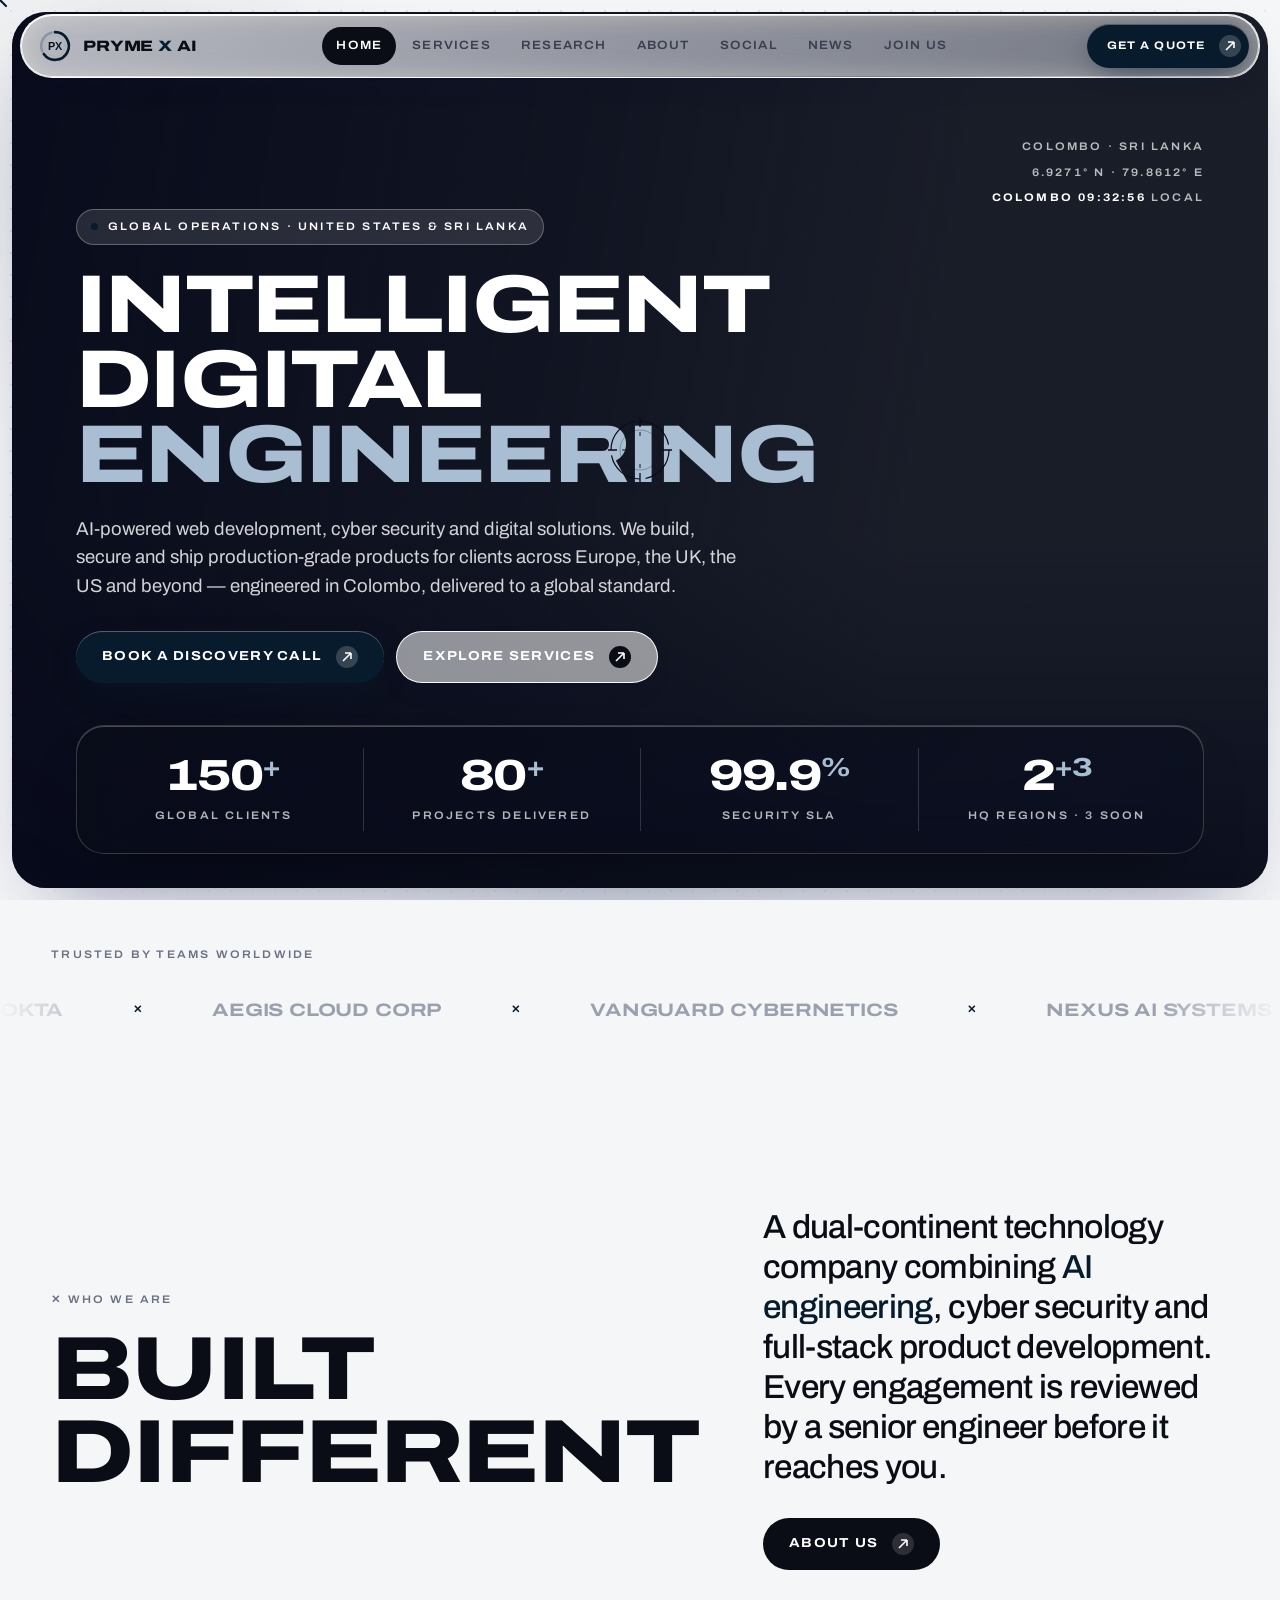
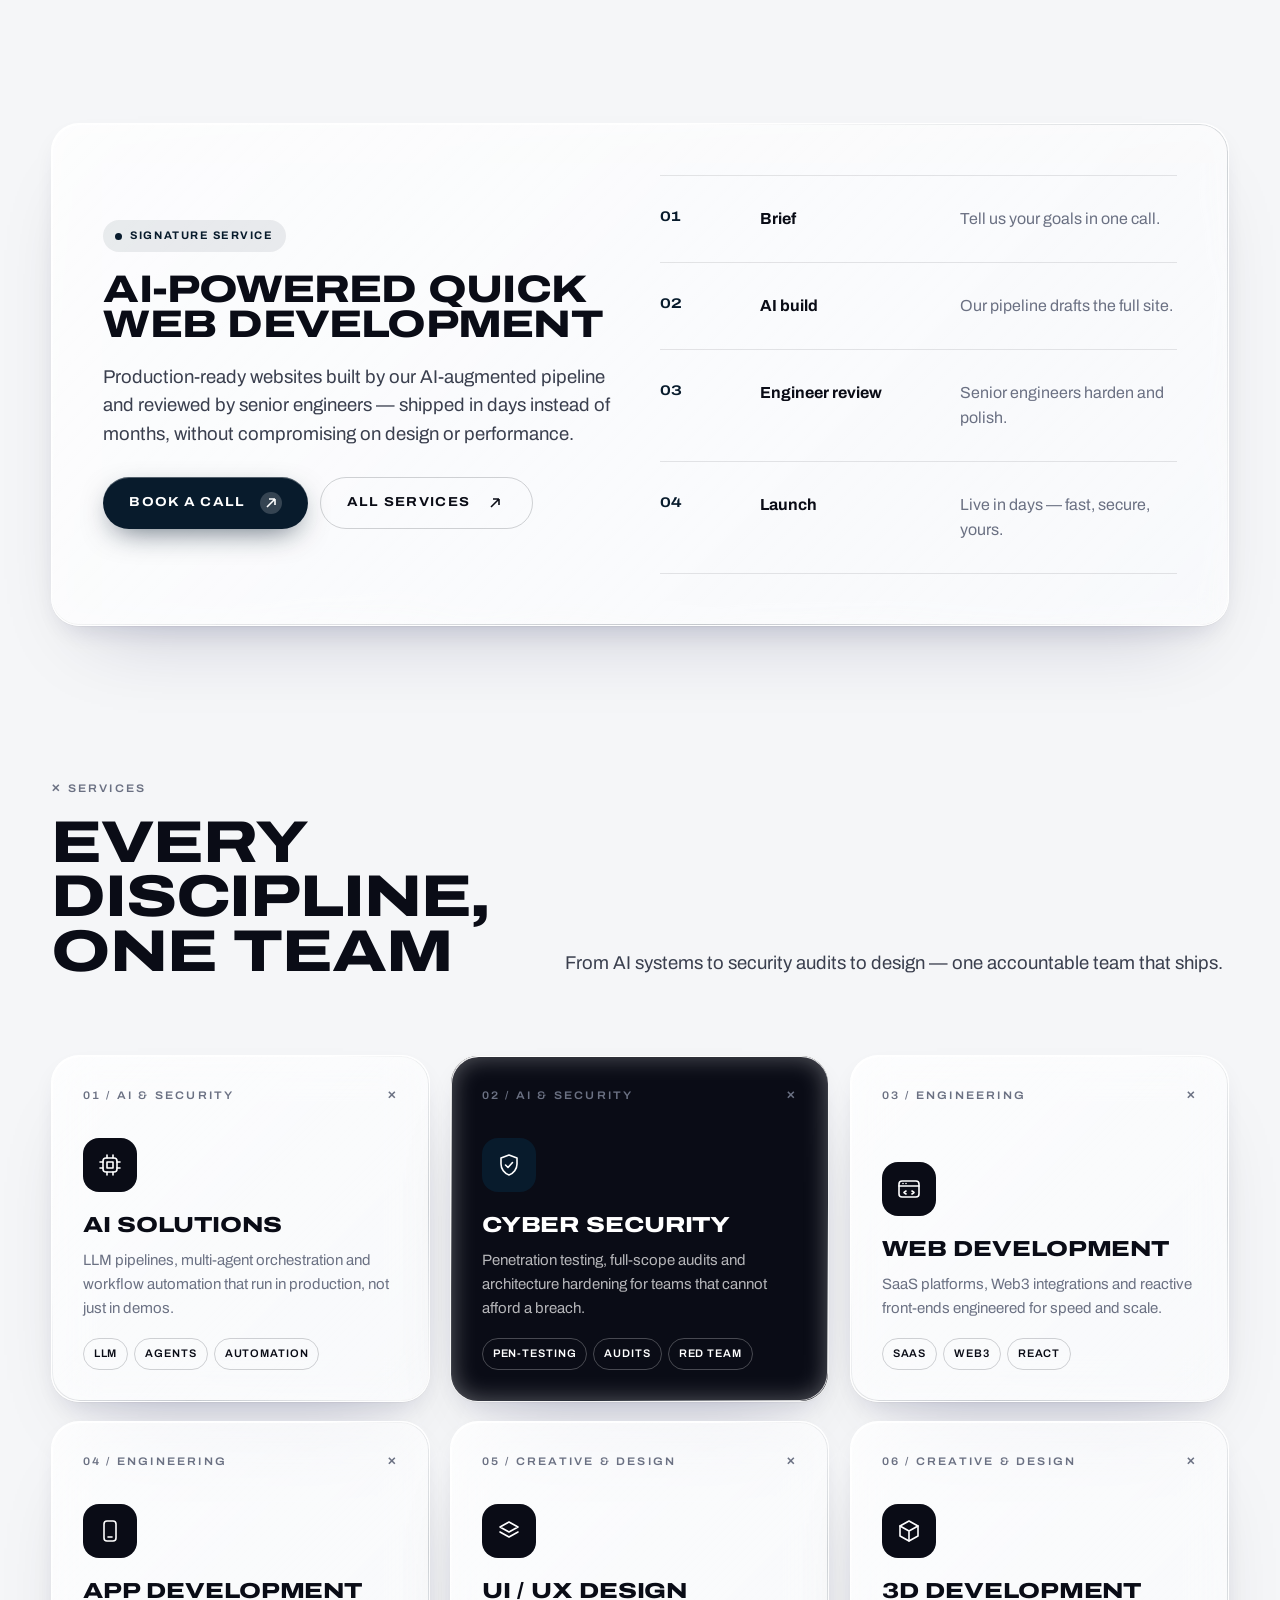
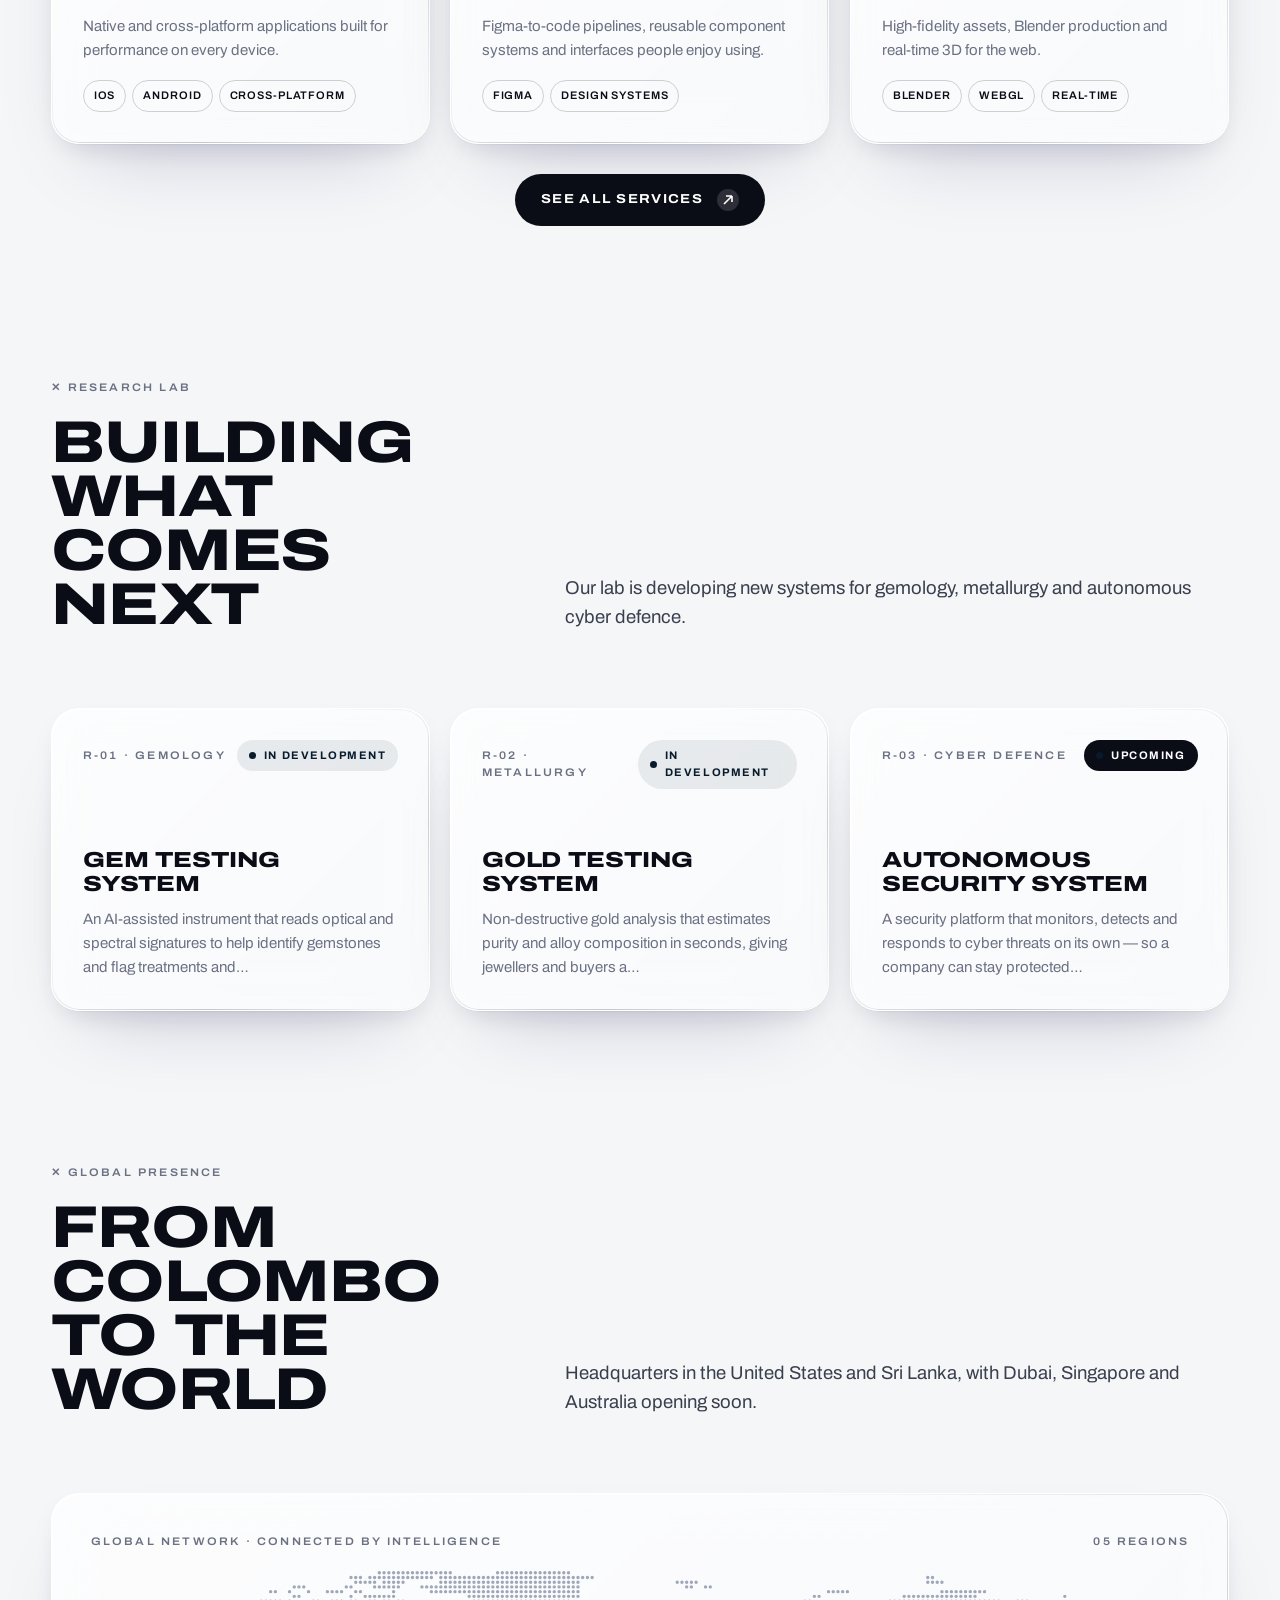
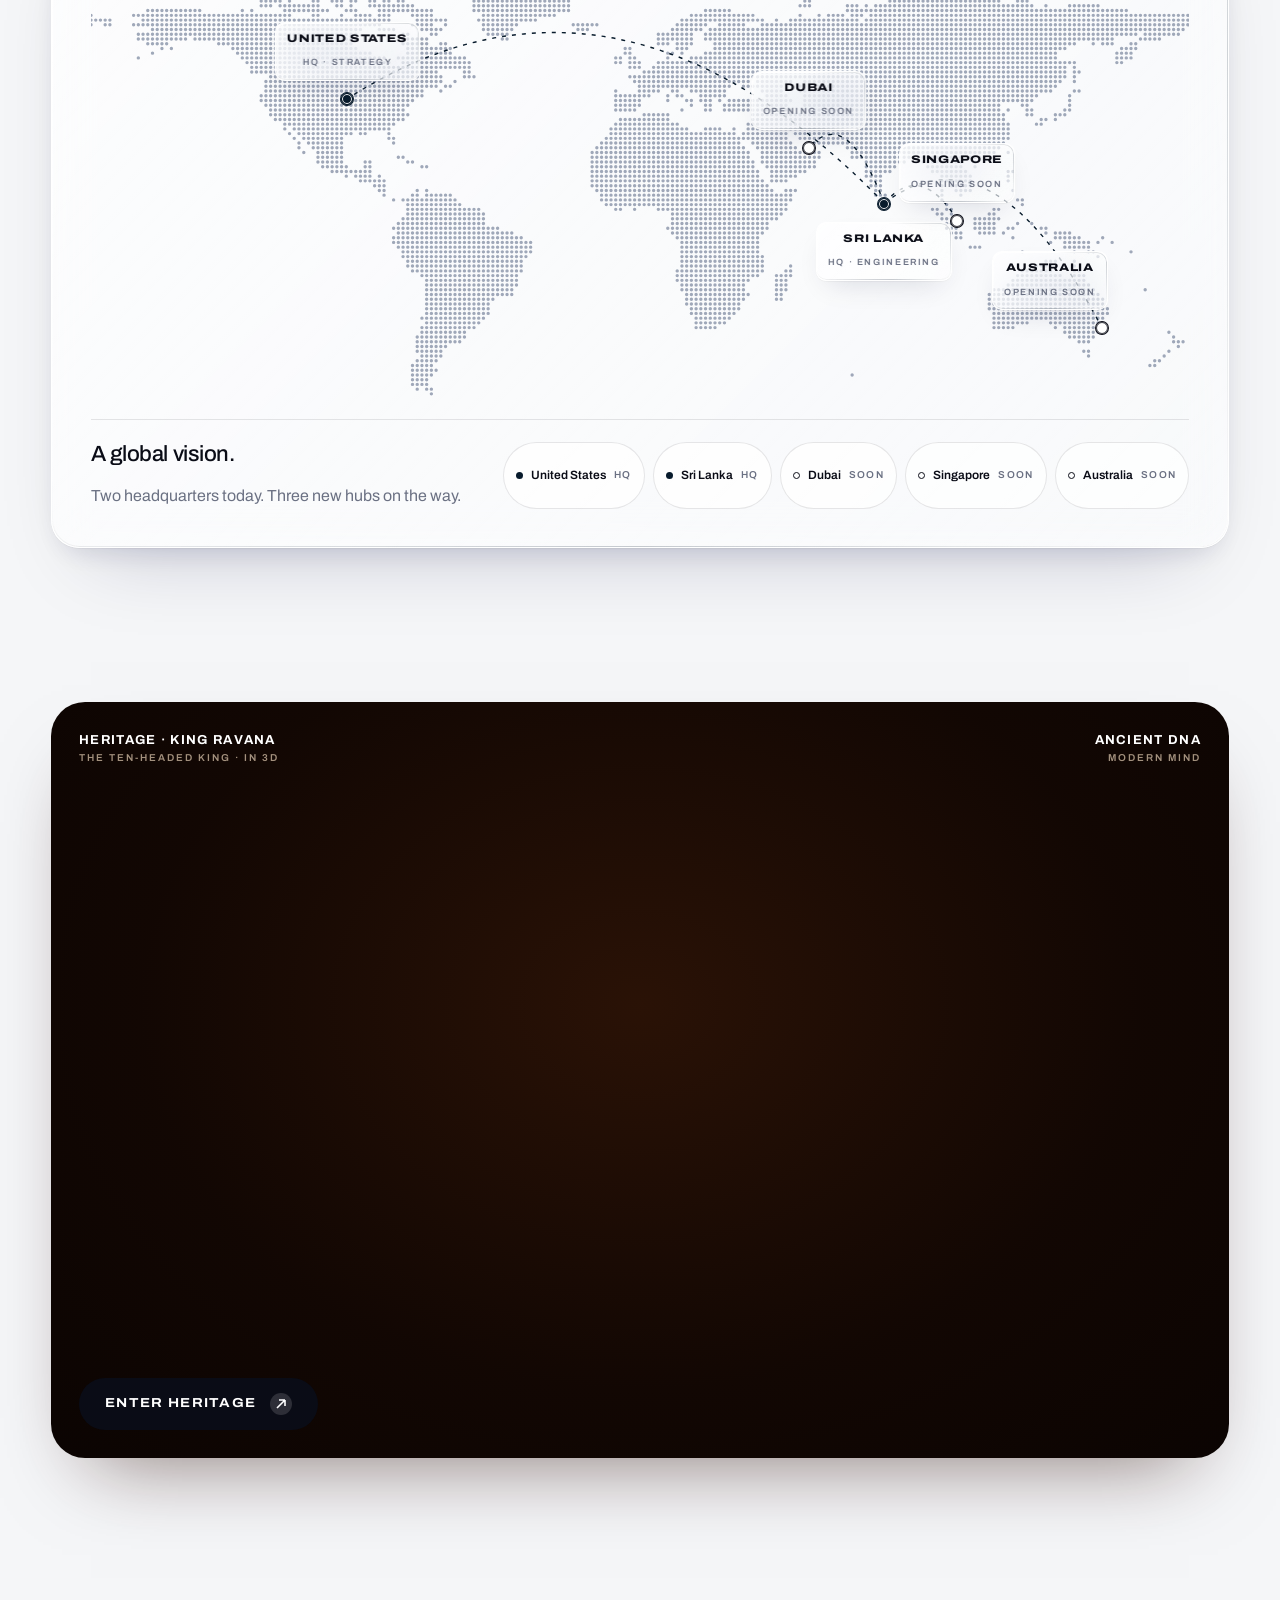
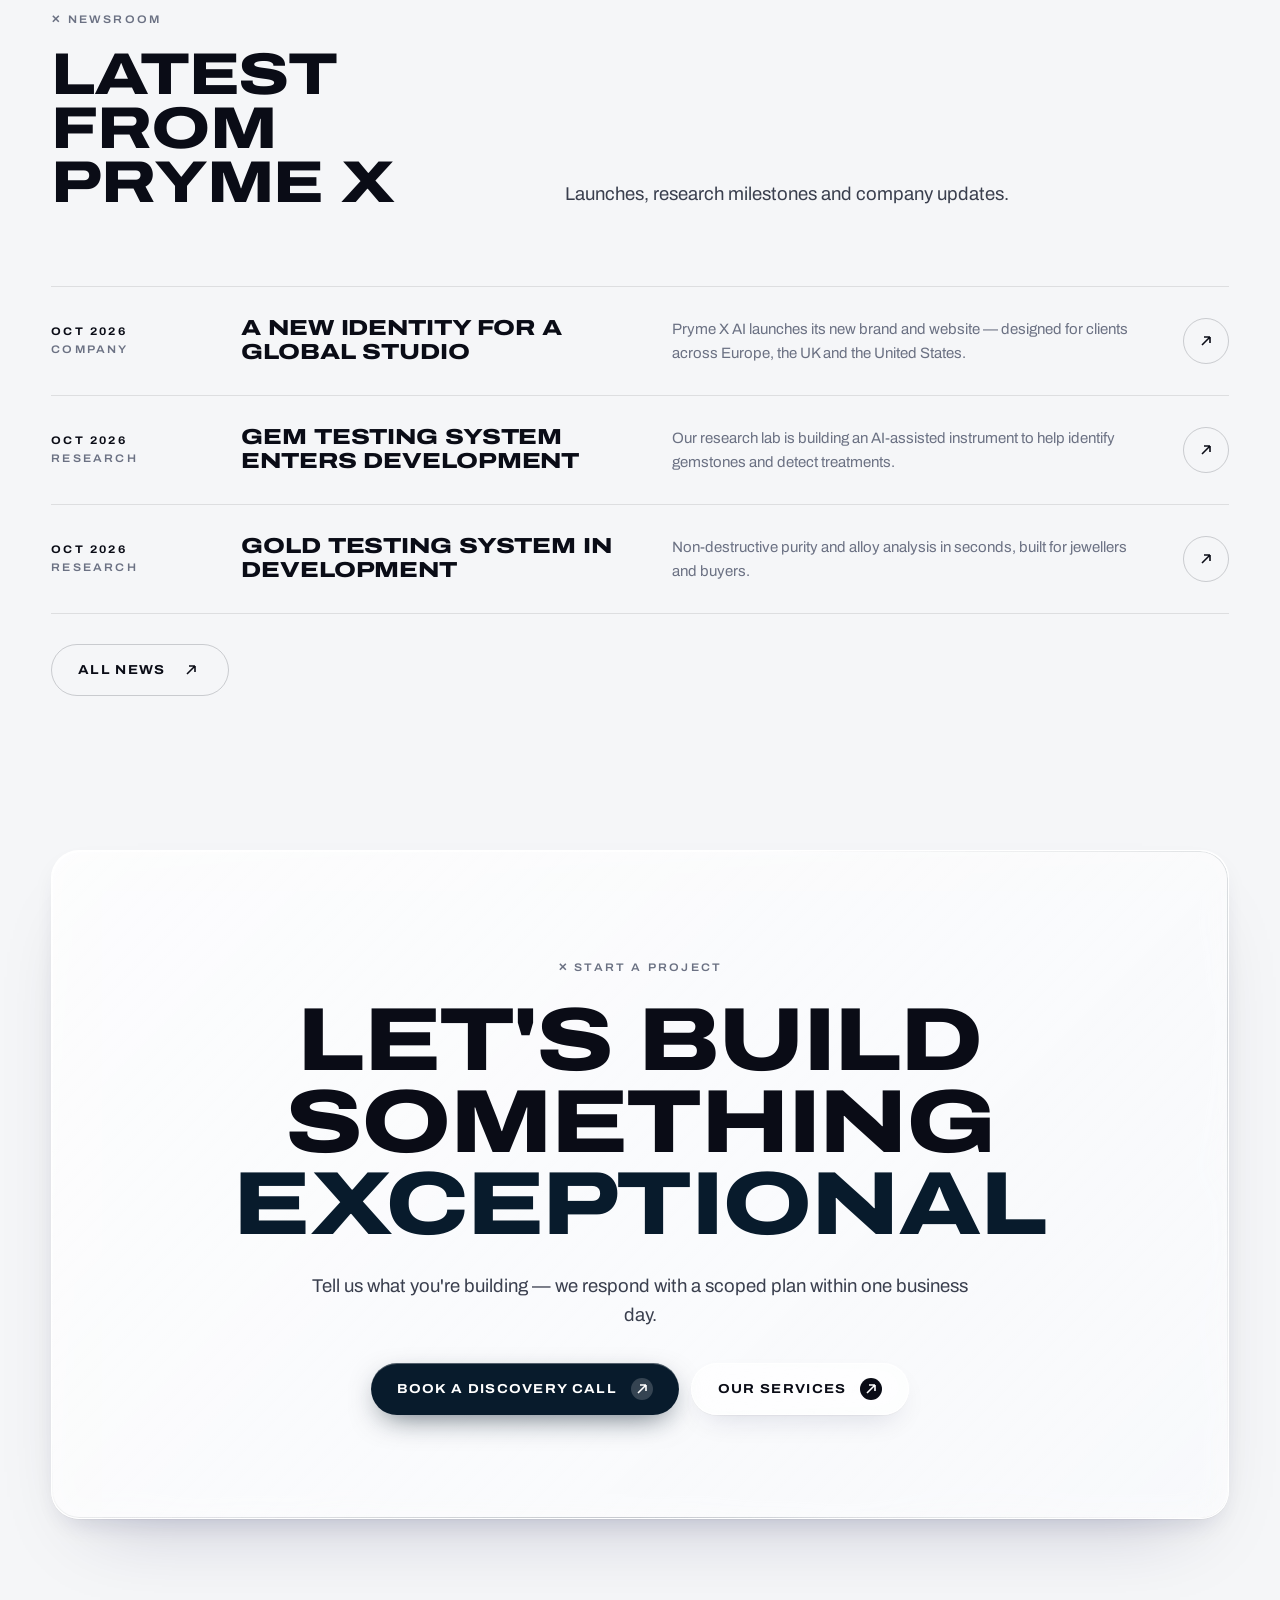
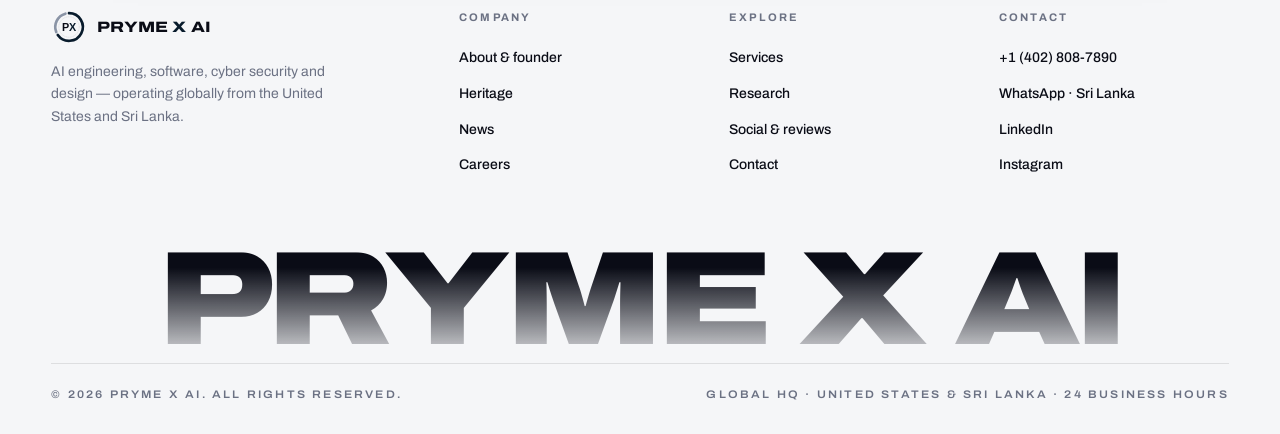
<file: index.html>
<!DOCTYPE html>
<html lang="en">
<head>
<meta charset="utf-8">
<meta name="viewport" content="width=device-width, initial-scale=1, viewport-fit=cover">
<title>Pryme X AI — AI Engineering, Cyber Security & Digital Solutions</title>
<meta name="description" content="Pryme X AI builds, secures and ships production-grade AI, web and security solutions for clients across Europe, the UK, the US and worldwide. HQ in the United States and Sri Lanka.">
<meta name="theme-color" content="#F5F6F8">
<meta property="og:type" content="website">
<meta property="og:site_name" content="Pryme X AI">
<meta property="og:title" content="Pryme X AI — AI Engineering, Cyber Security & Digital Solutions">
<meta property="og:description" content="Pryme X AI builds, secures and ships production-grade AI, web and security solutions for clients across Europe, the UK, the US and worldwide. HQ in the United States and Sri Lanka.">
<meta property="og:image" content="assets/img/og-image.png">
<meta name="twitter:card" content="summary_large_image">
<link rel="icon" type="image/svg+xml" href="assets/img/favicon.svg">
<link rel="icon" type="image/png" sizes="32x32" href="assets/img/favicon-32.png">
<link rel="apple-touch-icon" href="assets/img/apple-touch-icon.png">
<link rel="manifest" href="site.webmanifest">
<link rel="preload" href="assets/fonts/archivo-latin-wdth-normal.woff2" as="font" type="font/woff2" crossorigin>
<link rel="stylesheet" href="assets/css/style.css">
<script type="importmap">{"imports":{"three":"./assets/js/vendor/three.module.min.js"}}</script>
<script src="site-config.js"></script>
<script src="assets/js/main.js" defer></script>
<script type="module" src="assets/js/scenes.js"></script>
<script type="module" src="assets/ravana3d/ravana3d.js"></script>
</head>
<body data-page-id="index">
<div class="loader" aria-hidden="true">
  <div class="ld-panel ld-top"></div><div class="ld-panel ld-bot"></div>
  <div class="ld-grid"></div>
  <div class="ld-corner tl label">Pryme X / Core AI</div><div class="ld-corner tr label">Colombo · United States</div>
  <div class="ld-corner bl label">v2026.10</div><div class="ld-corner br label"><span class="ld-status">Initialising core</span></div>
  <div class="ld-center">
    <div class="ld-mark">
      <svg class="ld-ring" viewBox="0 0 200 200"><circle class="ld-track" cx="100" cy="100" r="92"/><circle class="ld-prog" cx="100" cy="100" r="92"/><g class="ld-ticks"></g></svg>
      <svg class="ld-spin" viewBox="0 0 200 200"><circle cx="100" cy="100" r="78" fill="none" stroke="#0A0C16" stroke-opacity=".25" stroke-width="1" stroke-dasharray="2 7"/><path d="M100 22 A78 78 0 0 1 178 100" fill="none" stroke="#081B2C" stroke-width="2" stroke-linecap="round"/></svg>
      <img data-logo src="assets/img/logo.svg" alt="" width="84" height="84">
    </div>
    <div class="ld-word"><span>P</span><span>R</span><span>Y</span><span>M</span><span>E</span><span class="sp"> </span><span class="x">X</span><span class="sp"> </span><span>A</span><span>I</span></div>
    <div class="ld-bar"><i></i></div>
    <div class="ld-pct"><b class="pct">000</b><span class="label">%</span></div>
  </div>
</div>
<div class="page-fade" aria-hidden="true"></div>
<div class="ambient" aria-hidden="true"><i></i><i></i><i></i></div>
<svg width="0" height="0" style="position:absolute" aria-hidden="true"><filter id="liquid" x="0" y="0" width="100%" height="100%" color-interpolation-filters="sRGB"><feTurbulence type="fractalNoise" baseFrequency="0.006 0.011" numOctaves="2" seed="11" result="n"/><feGaussianBlur in="n" stdDeviation="2.5" result="nb"/><feDisplacementMap in="SourceGraphic" in2="nb" scale="34" xChannelSelector="R" yChannelSelector="G"/></filter></svg>
<header class="nav glass liquid">
  <a class="brand" href="index.html" aria-label="Pryme X AI home"><img data-logo src="assets/img/logo.svg" alt="Pryme X AI logo" width="36" height="36"><span>PRYME <em>X</em> AI</span></a>
  <nav aria-label="Main"><ul class="nav-links"><li><a href="index.html" data-page="index">Home</a></li><li><a href="services.html" data-page="services">Services</a></li><li><a href="research.html" data-page="research">Research</a></li><li><a href="about.html" data-page="about">About</a></li><li><a href="social.html" data-page="social">Social</a></li><li><a href="news.html" data-page="news">News</a></li><li><a href="join.html" data-page="join">Join Us</a></li></ul></nav>
  <a class="btn btn-primary" href="join.html#contact" >Get a quote<span class="arr"><svg width="12" height="12" viewBox="0 0 12 12" fill="none"><path d="M2 10L10 2M10 2H4M10 2v6" stroke="currentColor" stroke-width="1.6"/></svg></span></a>
  <button class="burger" aria-label="Menu" aria-expanded="false"><span></span></button>
</header>
<div class="mnav"><a href="index.html" data-page="index">Home</a><a href="services.html" data-page="services">Services</a><a href="research.html" data-page="research">Research</a><a href="about.html" data-page="about">About</a><a href="social.html" data-page="social">Social</a><a href="news.html" data-page="news">News</a><a href="join.html" data-page="join">Join Us</a><a href="heritage.html" data-page="heritage">Heritage</a><div style="margin-top:auto"><a class="btn btn-primary" href="join.html#contact" >Get a quote<span class="arr"><svg width="12" height="12" viewBox="0 0 12 12" fill="none"><path d="M2 10L10 2M10 2H4M10 2v6" stroke="currentColor" stroke-width="1.6"/></svg></span></a></div></div>
<main>
<section class="home-hero hero" style="padding:12px">
  <div class="banner">
    <div class="photo" data-ebg role="img" aria-label="Lotus Tower and the Colombo skyline, Sri Lanka"></div>
    <div class="loc"><span class="label">Colombo · Sri Lanka</span><br><span class="label">6.9271° N · 79.8612° E</span><br><span class="label"><b style="color:#fff" data-clock>--:--</b> local</span></div>
    <div class="banner-inner">
      <span class="chip label" data-reveal><span class="dot"></span>Global operations · United States &amp; Sri Lanka</span>
      <h1 class="h1"><span class="split-line"><span>Intelligent</span></span><span class="split-line"><span style="--d:.08s">digital</span></span><span class="split-line"><span class="blue" style="--d:.16s">engineering</span></span></h1>
      <p class="lead" data-reveal style="--d:.2s">AI-powered web development, cyber security and digital solutions. We build, secure and ship production-grade products for clients across Europe, the UK, the US and beyond — engineered in Colombo, delivered to a global standard.</p>
      <div class="btn-row" data-reveal style="--d:.3s"><a class="btn btn-primary" href="join.html#contact" >Book a discovery call<span class="arr"><svg width="12" height="12" viewBox="0 0 12 12" fill="none"><path d="M2 10L10 2M10 2H4M10 2v6" stroke="currentColor" stroke-width="1.6"/></svg></span></a><a class="btn btn-glass" href="services.html" >Explore services<span class="arr"><svg width="12" height="12" viewBox="0 0 12 12" fill="none"><path d="M2 10L10 2M10 2H4M10 2v6" stroke="currentColor" stroke-width="1.6"/></svg></span></a></div>
      <div class="stats glass-dark" data-reveal style="--d:.4s">
        <div><div class="num"><span data-count="150">150</span><sup>+</sup></div><span class="label">Global clients</span></div>
        <div><div class="num"><span data-count="80">80</span><sup>+</sup></div><span class="label">Projects delivered</span></div>
        <div><div class="num"><span data-count="99.9">99.9</span><sup>%</sup></div><span class="label">Security SLA</span></div>
        <div><div class="num"><span data-count="2">2</span><sup>+3</sup></div><span class="label">HQ regions · 3 soon</span></div>
      </div>
    </div>
  </div>
</section>
<section><div class="wrap" style="padding-top:40px"><span class="label">Trusted by teams worldwide</span></div><div class="marquee"><div class="marquee-track"><span>Okta</span><span>Aegis Cloud Corp</span><span>Vanguard Cybernetics</span><span>Nexus AI Systems</span><span>Veridian Tech</span><span>Quantix Digital</span><span>Apex Cyber Solutions</span><span>Stratum Security</span><span>Synapse AI Labs</span><span>OmniShield</span><span>Ironclad Enterprise</span><span>Krypton</span></div></div></section>

<section class="section"><div class="wrap split">
  <div><span class="label">✕ Who we are</span><h2 class="h1" style="margin-top:18px" data-scramble>Built different</h2></div>
  <div data-reveal><p class="big-quote">A dual-continent technology company combining <span class="blue">AI engineering</span>, cyber security and full-stack product development. Every engagement is reviewed by a senior engineer before it reaches you.</p>
  <div style="margin-top:30px"><a class="btn btn-ink" href="about.html" >About us<span class="arr"><svg width="12" height="12" viewBox="0 0 12 12" fill="none"><path d="M2 10L10 2M10 2H4M10 2v6" stroke="currentColor" stroke-width="1.6"/></svg></span></a></div></div>
</div></section>

<section class="wrap"><article class="glass liquid card" data-reveal style="display:grid;grid-template-columns:repeat(auto-fit,minmax(280px,1fr));gap:40px;align-items:center;padding:clamp(28px,4vw,60px)">
  <div><span class="status dev"><span class="dot"></span>Signature service</span><h2 class="h2 fit" style="margin:20px 0">AI-powered quick web development</h2><p class="lead">Production-ready websites built by our AI-augmented pipeline and reviewed by senior engineers — shipped in days instead of months, without compromising on design or performance.</p><div class="btn-row" style="margin-top:28px"><a class="btn btn-primary" href="join.html#contact" >Book a call<span class="arr"><svg width="12" height="12" viewBox="0 0 12 12" fill="none"><path d="M2 10L10 2M10 2H4M10 2v6" stroke="currentColor" stroke-width="1.6"/></svg></span></a><a class="btn btn-line" href="services.html" >All services<span class="arr"><svg width="12" height="12" viewBox="0 0 12 12" fill="none"><path d="M2 10L10 2M10 2H4M10 2v6" stroke="currentColor" stroke-width="1.6"/></svg></span></a></div></div>
  <div><div class="step"><span class="n">01</span><b>Brief</b><p>Tell us your goals in one call.</p></div><div class="step"><span class="n">02</span><b>AI build</b><p>Our pipeline drafts the full site.</p></div><div class="step"><span class="n">03</span><b>Engineer review</b><p>Senior engineers harden and polish.</p></div><div class="step"><span class="n">04</span><b>Launch</b><p>Live in days — fast, secure, yours.</p></div></div>
</article></section>

<section class="section"><div class="wrap">
  <div class="section-head"><div><span class="label">✕ Services</span><h2 class="h2" data-reveal>Every discipline, one team</h2></div><p class="lead" data-reveal style="--d:.1s">From AI systems to security audits to design — one accountable team that ships.</p></div>
  <div class="grid-3"><article class="glass card svc" data-cat="AI & Security" data-reveal data-tilt style="--d:0.0s">
  <div class="idx"><span class="label">01 / AI & Security</span><span class="label">✕</span></div>
  <div class="ico"><svg viewBox="0 0 24 24" fill="none" stroke="currentColor" stroke-width="1.6" stroke-linecap="round" stroke-linejoin="round" aria-hidden="true"><rect x="5" y="5" width="14" height="14" rx="3"/><path d="M9 9h6v6H9zM9 2v3M15 2v3M9 19v3M15 19v3M2 9h3M2 15h3M19 9h3M19 15h3"/></svg></div><h3 class="h3">AI Solutions</h3><p>LLM pipelines, multi-agent orchestration and workflow automation that run in production, not just in demos.</p><div class="tags"><span>LLM</span><span>Agents</span><span>Automation</span></div></article><article class="glass card svc feature" data-cat="AI & Security" data-reveal data-tilt style="--d:0.08s">
  <div class="idx"><span class="label">02 / AI & Security</span><span class="label">✕</span></div>
  <div class="ico"><svg viewBox="0 0 24 24" fill="none" stroke="currentColor" stroke-width="1.6" stroke-linecap="round" stroke-linejoin="round" aria-hidden="true"><path d="M12 2l8 3v6c0 5-3.4 9.4-8 11-4.6-1.6-8-6-8-11V5z"/><path d="M8.5 12l2.5 2.5 4.5-5"/></svg></div><h3 class="h3">Cyber Security</h3><p>Penetration testing, full-scope audits and architecture hardening for teams that cannot afford a breach.</p><div class="tags"><span>Pen-testing</span><span>Audits</span><span>Red team</span></div></article><article class="glass card svc" data-cat="Engineering" data-reveal data-tilt style="--d:0.16s">
  <div class="idx"><span class="label">03 / Engineering</span><span class="label">✕</span></div>
  <div class="ico"><svg viewBox="0 0 24 24" fill="none" stroke="currentColor" stroke-width="1.6" stroke-linecap="round" stroke-linejoin="round" aria-hidden="true"><rect x="2" y="4" width="20" height="16" rx="3"/><path d="M2 9h20M6 6.5h.01M9 6.5h.01"/><path d="M9 14l-2 1.5L9 17M15 14l2 1.5-2 1.5"/></svg></div><h3 class="h3">Web Development</h3><p>SaaS platforms, Web3 integrations and reactive front-ends engineered for speed and scale.</p><div class="tags"><span>SaaS</span><span>Web3</span><span>React</span></div></article><article class="glass card svc" data-cat="Engineering" data-reveal data-tilt style="--d:0.0s">
  <div class="idx"><span class="label">04 / Engineering</span><span class="label">✕</span></div>
  <div class="ico"><svg viewBox="0 0 24 24" fill="none" stroke="currentColor" stroke-width="1.6" stroke-linecap="round" stroke-linejoin="round" aria-hidden="true"><rect x="6" y="2" width="12" height="20" rx="3"/><path d="M10 18h4"/></svg></div><h3 class="h3">App Development</h3><p>Native and cross-platform applications built for performance on every device.</p><div class="tags"><span>iOS</span><span>Android</span><span>Cross-platform</span></div></article><article class="glass card svc" data-cat="Creative & Design" data-reveal data-tilt style="--d:0.08s">
  <div class="idx"><span class="label">05 / Creative & Design</span><span class="label">✕</span></div>
  <div class="ico"><svg viewBox="0 0 24 24" fill="none" stroke="currentColor" stroke-width="1.6" stroke-linecap="round" stroke-linejoin="round" aria-hidden="true"><path d="M12 3l9 5-9 5-9-5z"/><path d="M3 13l9 5 9-5"/></svg></div><h3 class="h3">UI / UX Design</h3><p>Figma-to-code pipelines, reusable component systems and interfaces people enjoy using.</p><div class="tags"><span>Figma</span><span>Design systems</span></div></article><article class="glass card svc" data-cat="Creative & Design" data-reveal data-tilt style="--d:0.16s">
  <div class="idx"><span class="label">06 / Creative & Design</span><span class="label">✕</span></div>
  <div class="ico"><svg viewBox="0 0 24 24" fill="none" stroke="currentColor" stroke-width="1.6" stroke-linecap="round" stroke-linejoin="round" aria-hidden="true"><path d="M12 2l9 5v10l-9 5-9-5V7z"/><path d="M12 12l9-5M12 12v10M12 12L3 7"/></svg></div><h3 class="h3">3D Development</h3><p>High-fidelity assets, Blender production and real-time 3D for the web.</p><div class="tags"><span>Blender</span><span>WebGL</span><span>Real-time</span></div></article></div>
  <div style="margin-top:30px;text-align:center"><a class="btn btn-ink" href="services.html" >See all services<span class="arr"><svg width="12" height="12" viewBox="0 0 12 12" fill="none"><path d="M2 10L10 2M10 2H4M10 2v6" stroke="currentColor" stroke-width="1.6"/></svg></span></a></div>
</div></section>

<section class="section" style="padding-top:0"><div class="wrap">
  <div class="section-head"><div><span class="label">✕ Research lab</span><h2 class="h2" data-reveal>Building what comes next</h2></div><p class="lead" data-reveal style="--d:.1s">Our lab is developing new systems for gemology, metallurgy and autonomous cyber defence.</p></div>
  <div class="grid-3"><a class="glass card svc" href="research.html" data-reveal data-tilt style="--d:0.0s"><div class="idx"><span class="label">R-01 · Gemology</span><span class="status dev"><span class="dot"></span>In development</span></div><h3 class="h3" style="margin-top:60px">Gem testing system</h3><p>An AI-assisted instrument that reads optical and spectral signatures to help identify gemstones and flag treatments and…</p></a><a class="glass card svc" href="research.html" data-reveal data-tilt style="--d:0.08s"><div class="idx"><span class="label">R-02 · Metallurgy</span><span class="status dev"><span class="dot"></span>In development</span></div><h3 class="h3" style="margin-top:60px">Gold testing system</h3><p>Non-destructive gold analysis that estimates purity and alloy composition in seconds, giving jewellers and buyers a…</p></a><a class="glass card svc" href="research.html" data-reveal data-tilt style="--d:0.16s"><div class="idx"><span class="label">R-03 · Cyber defence</span><span class="status soon"><span class="dot"></span>Upcoming</span></div><h3 class="h3" style="margin-top:60px">Autonomous security system</h3><p>A security platform that monitors, detects and responds to cyber threats on its own — so a company can stay protected…</p></a></div>
</div></section>

<section class="section" style="padding-top:0"><div class="wrap">
  <div class="section-head"><div><span class="label">✕ Global presence</span><h2 class="h2" data-reveal>From Colombo to the world</h2></div><p class="lead" data-reveal style="--d:.1s">Headquarters in the United States and Sri Lanka, with Dubai, Singapore and Australia opening soon.</p></div>
  <div class="map glass" data-reveal>
  <div class="crumbs"><span class="label">Global network · Connected by intelligence</span><span class="label">05 regions</span></div>
  <div class="map-frame">
    <img src="assets/img/world-dots.svg" alt="World map showing Pryme X AI locations" loading="lazy">
    <svg class="map-svg-lines" viewBox="0 0 1000 394" preserveAspectRatio="none"><path d="M721.8 214.1 Q477.7 -37.9 233.6 118.8"/><path d="M721.8 214.1 Q687.6 124.2 653.5 163.3"/><path d="M721.8 214.1 Q755.1 175.5 788.4 229.6"/><path d="M721.8 214.1 Q820.9 138.6 920 327.4"/></svg>
    <div class="pin " style="left:23.36%;top:30.15%"><div class="tag glass"><b>United States</b><small>HQ · Strategy</small></div><div class="core"></div></div>
    <div class="pin below" style="left:72.18%;top:54.34%"><div class="tag glass"><b>Sri Lanka</b><small>HQ · Engineering</small></div><div class="core"></div></div>
    <div class="pin soon" style="left:65.35%;top:41.45%"><div class="tag glass"><b>Dubai</b><small>Opening soon</small></div><div class="core"></div></div>
    <div class="pin soon" style="left:78.84%;top:58.27%"><div class="tag glass"><b>Singapore</b><small>Opening soon</small></div><div class="core"></div></div>
    <div class="pin soon left" style="left:92.0%;top:83.1%"><div class="tag glass"><b>Australia</b><small>Opening soon</small></div><div class="core"></div></div>
  </div>
  <div class="map-legend">
    <div><p class="title-lg" style="font-size:22px">A global vision.</p><p class="muted">Two headquarters today. Three new hubs on the way.</p></div>
    <ul><li><i></i>United States <small>HQ</small></li><li><i></i>Sri Lanka <small>HQ</small></li><li class="soon"><i></i>Dubai <small>Soon</small></li><li class="soon"><i></i>Singapore <small>Soon</small></li><li class="soon"><i></i>Australia <small>Soon</small></li></ul>
  </div>
</div>
</div></section>

<section class="section" style="padding-top:0"><div class="wrap">
  <a href="heritage.html" class="painting" style="display:block;height:min(84vh,760px)" data-reveal>
    <div class="stage" data-ravana3d></div>
    <div class="anno" style="left:28px;top:28px"><b>Heritage · King Ravana</b>The ten-headed king · in 3D</div>
    <div class="anno" style="right:28px;top:28px;text-align:right"><b>Ancient DNA</b>Modern mind</div>
    <div class="anno" style="left:28px;bottom:28px"><span class="btn btn-ink">Enter heritage<span class="arr"><svg width="12" height="12" viewBox="0 0 12 12" fill="none"><path d="M2 10L10 2M10 2H4M10 2v6" stroke="currentColor" stroke-width="1.6"/></svg></span></span></div>
  </a>
</div></section>

<section class="section" style="padding-top:0"><div class="wrap">
  <div class="section-head"><div><span class="label">✕ Newsroom</span><h2 class="h2" data-reveal>Latest from Pryme X</h2></div><p class="lead" data-reveal style="--d:.1s">Launches, research milestones and company updates.</p></div>
  <div><a class="news-item" href="about.html" data-reveal><span class="label"><b>Oct 2026</b><br>Company</span><h3 class="h3">A new identity for a global studio</h3><p>Pryme X AI launches its new brand and website — designed for clients across Europe, the UK and the United States.</p><span class="go"><svg width="12" height="12" viewBox="0 0 12 12" fill="none"><path d="M2 10L10 2M10 2H4M10 2v6" stroke="currentColor" stroke-width="1.6"/></svg></span></a><a class="news-item" href="research.html" data-reveal><span class="label"><b>Oct 2026</b><br>Research</span><h3 class="h3">Gem testing system enters development</h3><p>Our research lab is building an AI-assisted instrument to help identify gemstones and detect treatments.</p><span class="go"><svg width="12" height="12" viewBox="0 0 12 12" fill="none"><path d="M2 10L10 2M10 2H4M10 2v6" stroke="currentColor" stroke-width="1.6"/></svg></span></a><a class="news-item" href="research.html" data-reveal><span class="label"><b>Oct 2026</b><br>Research</span><h3 class="h3">Gold testing system in development</h3><p>Non-destructive purity and alloy analysis in seconds, built for jewellers and buyers.</p><span class="go"><svg width="12" height="12" viewBox="0 0 12 12" fill="none"><path d="M2 10L10 2M10 2H4M10 2v6" stroke="currentColor" stroke-width="1.6"/></svg></span></a></div>
  <div style="margin-top:30px"><a class="btn btn-line" href="news.html" >All news<span class="arr"><svg width="12" height="12" viewBox="0 0 12 12" fill="none"><path d="M2 10L10 2M10 2H4M10 2v6" stroke="currentColor" stroke-width="1.6"/></svg></span></a></div>
</div></section>

</main>
<section class="wrap" style="padding-bottom:20px">
  <div class="cta glass liquid" data-reveal>
    <span class="label">✕ Start a project</span>
    <h2 class="h1">Let's build something <span class="blue">exceptional</span></h2>
    <p class="lead">Tell us what you're building — we respond with a scoped plan within one business day.</p>
    <div class="btn-row"><a class="btn btn-primary" href="join.html#contact" >Book a discovery call<span class="arr"><svg width="12" height="12" viewBox="0 0 12 12" fill="none"><path d="M2 10L10 2M10 2H4M10 2v6" stroke="currentColor" stroke-width="1.6"/></svg></span></a><a class="btn btn-glass" href="services.html" >Our services<span class="arr"><svg width="12" height="12" viewBox="0 0 12 12" fill="none"><path d="M2 10L10 2M10 2H4M10 2v6" stroke="currentColor" stroke-width="1.6"/></svg></span></a></div>
  </div>
</section>
<footer>
  <div class="wrap">
    <div class="foot">
      <div>
        <a class="brand" href="index.html"><img data-logo src="assets/img/logo.svg" alt="Pryme X AI logo" width="36" height="36"><span>PRYME <em>X</em> AI</span></a>
        <p>AI engineering, software, cyber security and design — operating globally from the United States and Sri Lanka.</p>
      </div>
      <div><h4>Company</h4><ul><li><a href="about.html">About &amp; founder</a></li><li><a href="heritage.html">Heritage</a></li><li><a href="news.html">News</a></li><li><a href="join.html">Careers</a></li></ul></div>
      <div><h4>Explore</h4><ul><li><a href="services.html">Services</a></li><li><a href="research.html">Research</a></li><li><a href="social.html">Social &amp; reviews</a></li><li><a href="join.html#contact">Contact</a></li></ul></div>
      <div><h4>Contact</h4><ul><li><a data-phone-us href="tel:+14028087890">+1 (402) 808-7890</a></li><li><a data-wa href="https://wa.me/94740875089" target="_blank" rel="noopener">WhatsApp · Sri Lanka</a></li><li><a href="https://www.linkedin.com/in/yasiru-nethshan-gunasinghe-990766284/" target="_blank" rel="noopener">LinkedIn</a></li><li><a href="https://www.instagram.com/prymexai/" target="_blank" rel="noopener">Instagram</a></li></ul></div>
    </div>
    <div class="foot-mega" aria-hidden="true">PRYME X AI</div>
    <div class="foot-bottom"><span class="label">© <span data-year>2026</span> Pryme X AI. All rights reserved.</span><span class="label">Global HQ · United States &amp; Sri Lanka · 24 business hours</span></div>
  </div>
</footer>
</body>
</html>
</file>
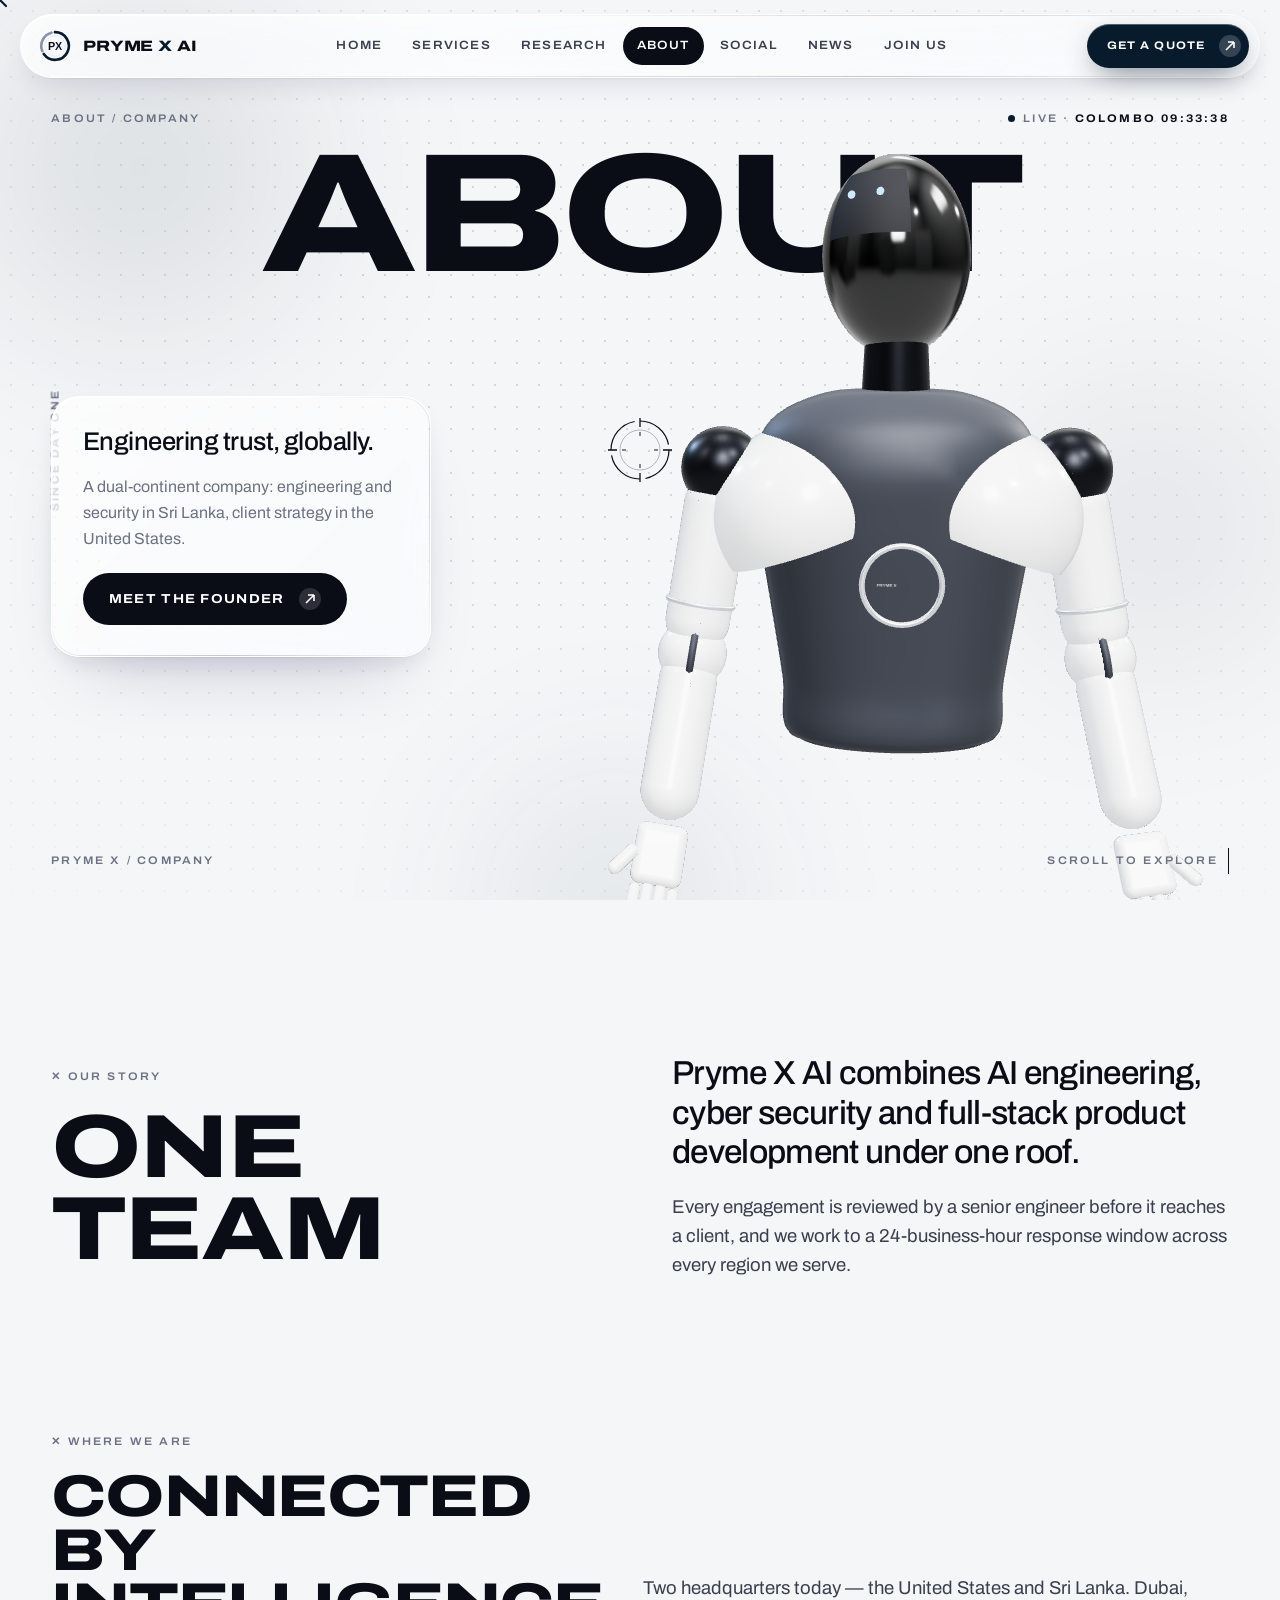
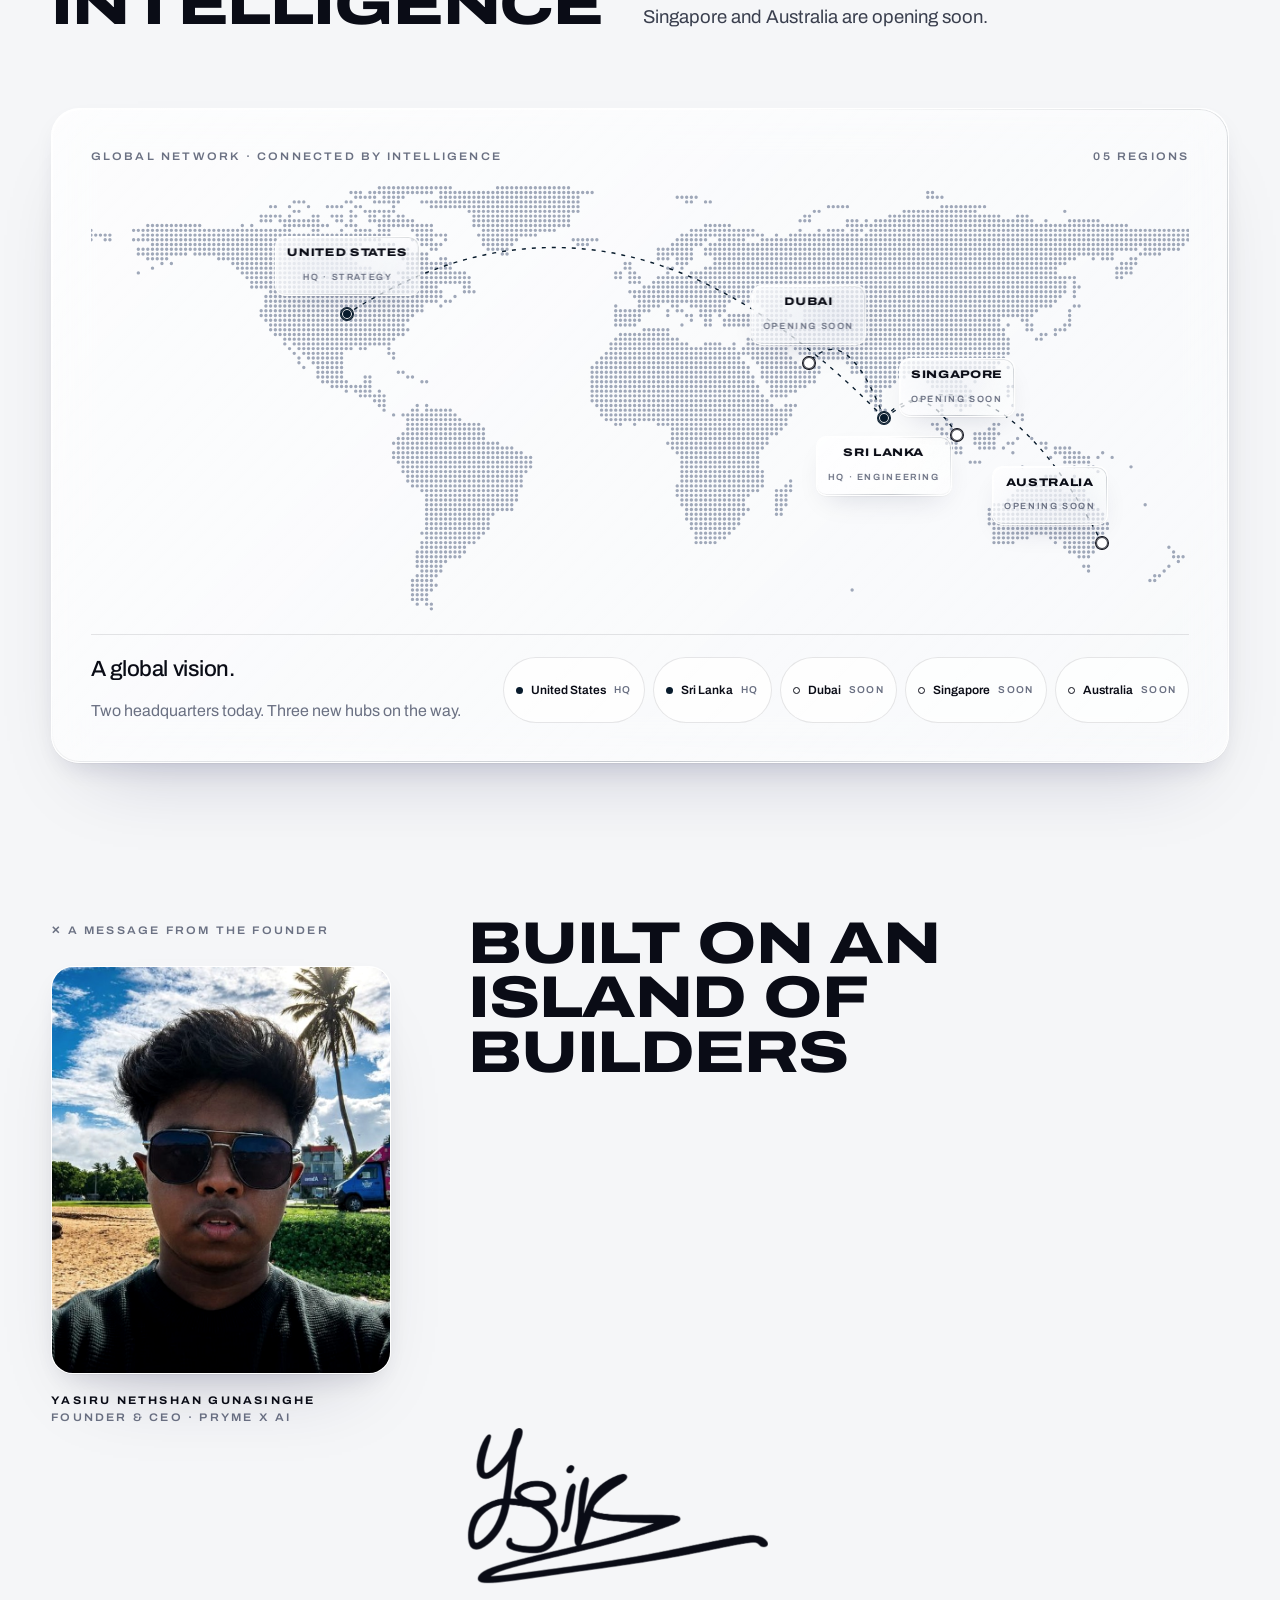
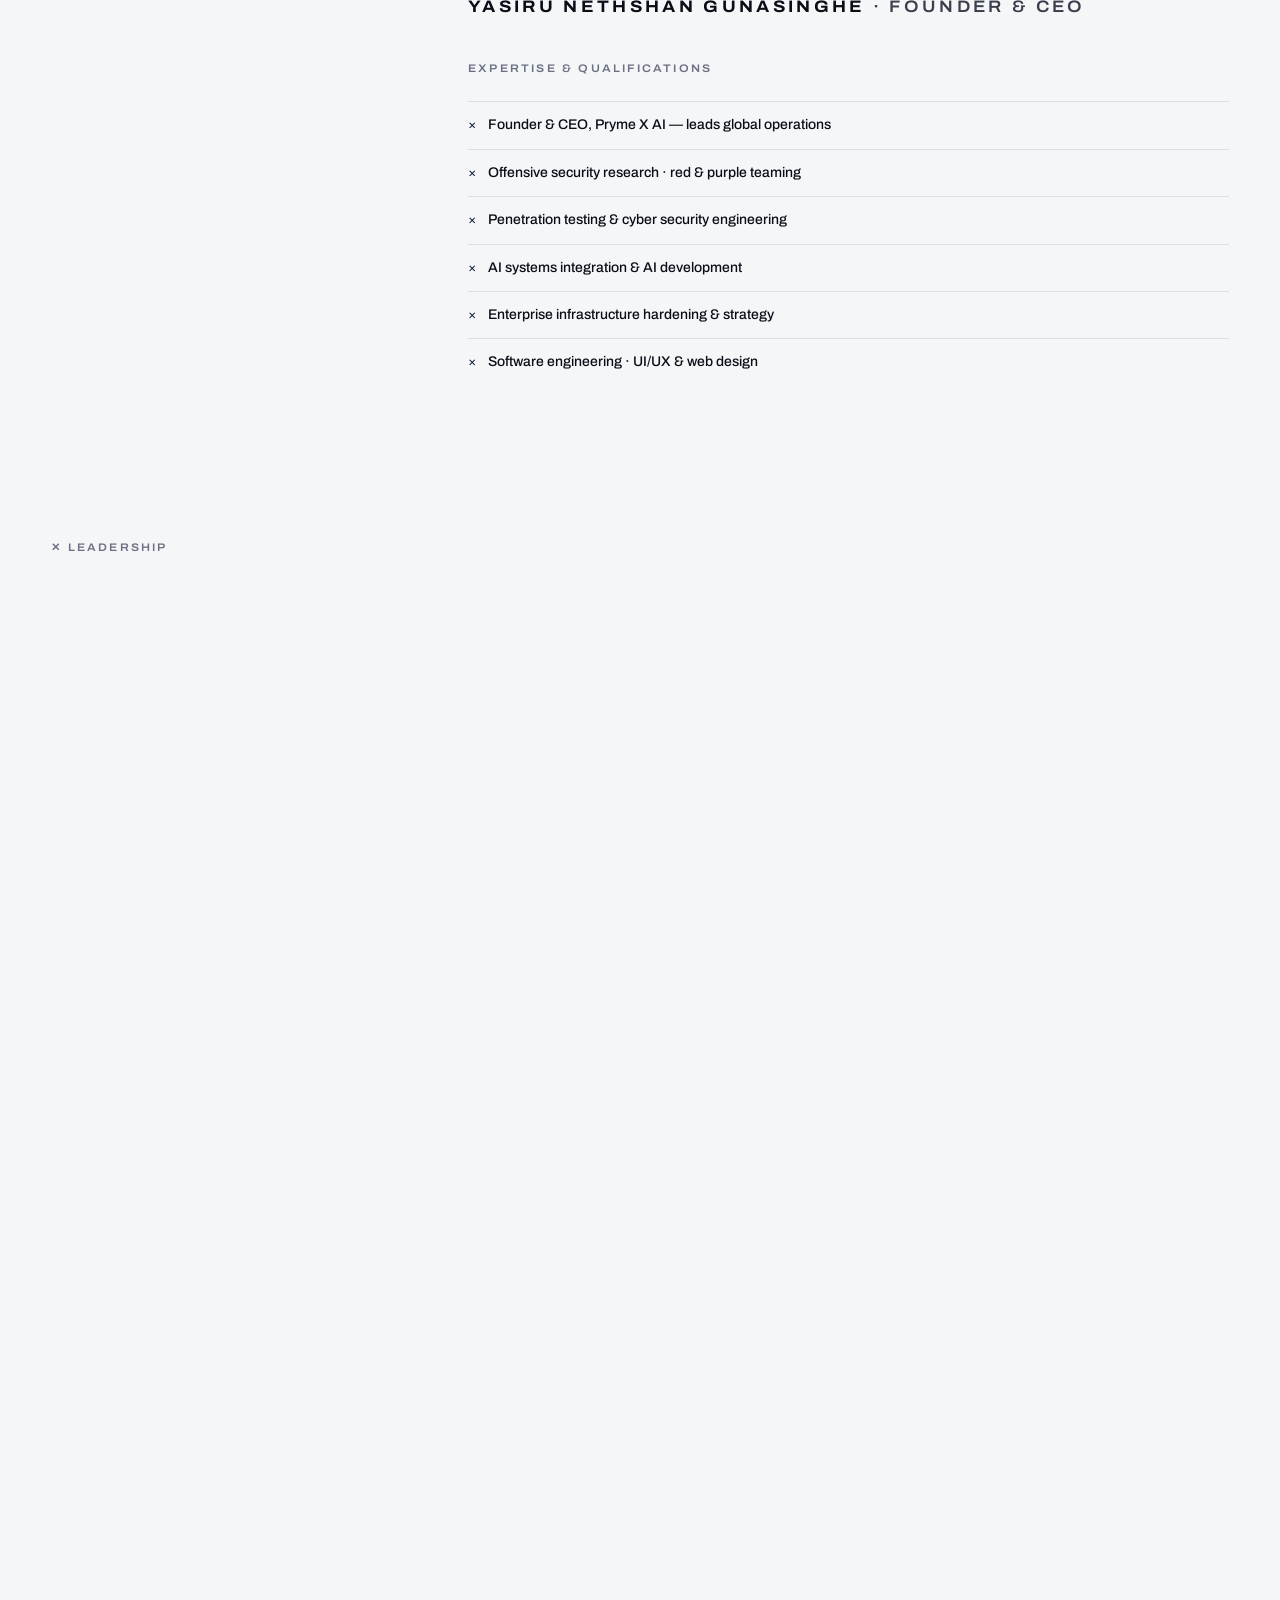
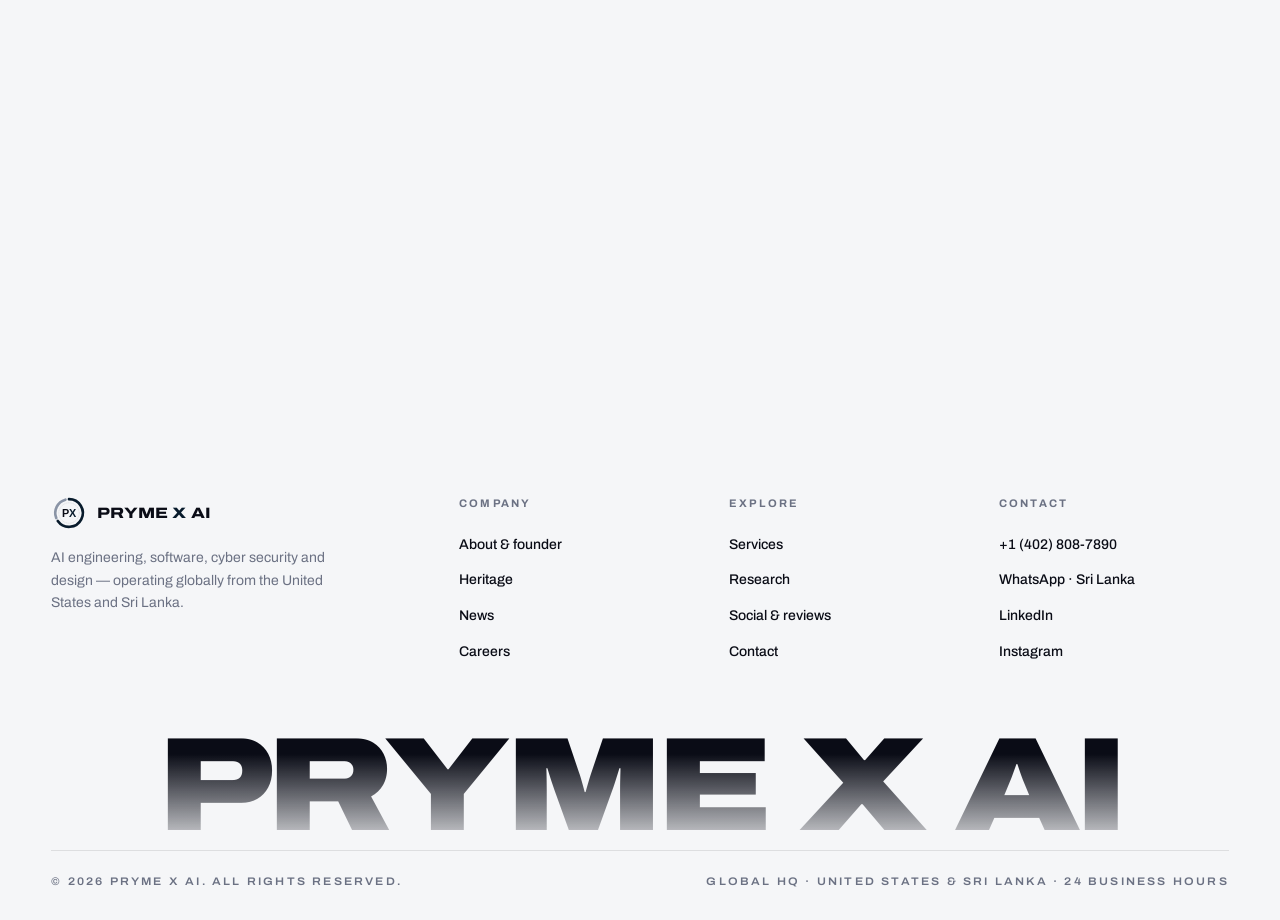
<file: about.html>
<!DOCTYPE html>
<html lang="en">
<head>
<meta charset="utf-8">
<meta name="viewport" content="width=device-width, initial-scale=1, viewport-fit=cover">
<title>About — Pryme X AI</title>
<meta name="description" content="About Pryme X AI: a dual-continent AI and cyber security company with headquarters in the United States and Sri Lanka. Meet founder Yasiru Nethshan Gunasinghe.">
<meta name="theme-color" content="#F5F6F8">
<meta property="og:type" content="website">
<meta property="og:site_name" content="Pryme X AI">
<meta property="og:title" content="About — Pryme X AI">
<meta property="og:description" content="About Pryme X AI: a dual-continent AI and cyber security company with headquarters in the United States and Sri Lanka. Meet founder Yasiru Nethshan Gunasinghe.">
<meta property="og:image" content="assets/img/og-image.png">
<meta name="twitter:card" content="summary_large_image">
<link rel="icon" type="image/svg+xml" href="assets/img/favicon.svg">
<link rel="icon" type="image/png" sizes="32x32" href="assets/img/favicon-32.png">
<link rel="apple-touch-icon" href="assets/img/apple-touch-icon.png">
<link rel="manifest" href="site.webmanifest">
<link rel="preload" href="assets/fonts/archivo-latin-wdth-normal.woff2" as="font" type="font/woff2" crossorigin>
<link rel="stylesheet" href="assets/css/style.css">
<script type="importmap">{"imports":{"three":"./assets/js/vendor/three.module.min.js"}}</script>
<script src="site-config.js"></script>
<script src="assets/js/main.js" defer></script>
<script type="module" src="assets/js/scenes.js"></script>
<script type="module" src="assets/ravana3d/ravana3d.js"></script>
</head>
<body data-page-id="about">
<div class="loader" aria-hidden="true">
  <div class="ld-panel ld-top"></div><div class="ld-panel ld-bot"></div>
  <div class="ld-grid"></div>
  <div class="ld-corner tl label">Pryme X / Core AI</div><div class="ld-corner tr label">Colombo · United States</div>
  <div class="ld-corner bl label">v2026.10</div><div class="ld-corner br label"><span class="ld-status">Initialising core</span></div>
  <div class="ld-center">
    <div class="ld-mark">
      <svg class="ld-ring" viewBox="0 0 200 200"><circle class="ld-track" cx="100" cy="100" r="92"/><circle class="ld-prog" cx="100" cy="100" r="92"/><g class="ld-ticks"></g></svg>
      <svg class="ld-spin" viewBox="0 0 200 200"><circle cx="100" cy="100" r="78" fill="none" stroke="#0A0C16" stroke-opacity=".25" stroke-width="1" stroke-dasharray="2 7"/><path d="M100 22 A78 78 0 0 1 178 100" fill="none" stroke="#081B2C" stroke-width="2" stroke-linecap="round"/></svg>
      <img data-logo src="assets/img/logo.svg" alt="" width="84" height="84">
    </div>
    <div class="ld-word"><span>P</span><span>R</span><span>Y</span><span>M</span><span>E</span><span class="sp"> </span><span class="x">X</span><span class="sp"> </span><span>A</span><span>I</span></div>
    <div class="ld-bar"><i></i></div>
    <div class="ld-pct"><b class="pct">000</b><span class="label">%</span></div>
  </div>
</div>
<div class="page-fade" aria-hidden="true"></div>
<div class="ambient" aria-hidden="true"><i></i><i></i><i></i></div>
<svg width="0" height="0" style="position:absolute" aria-hidden="true"><filter id="liquid" x="0" y="0" width="100%" height="100%" color-interpolation-filters="sRGB"><feTurbulence type="fractalNoise" baseFrequency="0.006 0.011" numOctaves="2" seed="11" result="n"/><feGaussianBlur in="n" stdDeviation="2.5" result="nb"/><feDisplacementMap in="SourceGraphic" in2="nb" scale="34" xChannelSelector="R" yChannelSelector="G"/></filter></svg>
<header class="nav glass liquid">
  <a class="brand" href="index.html" aria-label="Pryme X AI home"><img data-logo src="assets/img/logo.svg" alt="Pryme X AI logo" width="36" height="36"><span>PRYME <em>X</em> AI</span></a>
  <nav aria-label="Main"><ul class="nav-links"><li><a href="index.html" data-page="index">Home</a></li><li><a href="services.html" data-page="services">Services</a></li><li><a href="research.html" data-page="research">Research</a></li><li><a href="about.html" data-page="about">About</a></li><li><a href="social.html" data-page="social">Social</a></li><li><a href="news.html" data-page="news">News</a></li><li><a href="join.html" data-page="join">Join Us</a></li></ul></nav>
  <a class="btn btn-primary" href="join.html#contact" >Get a quote<span class="arr"><svg width="12" height="12" viewBox="0 0 12 12" fill="none"><path d="M2 10L10 2M10 2H4M10 2v6" stroke="currentColor" stroke-width="1.6"/></svg></span></a>
  <button class="burger" aria-label="Menu" aria-expanded="false"><span></span></button>
</header>
<div class="mnav"><a href="index.html" data-page="index">Home</a><a href="services.html" data-page="services">Services</a><a href="research.html" data-page="research">Research</a><a href="about.html" data-page="about">About</a><a href="social.html" data-page="social">Social</a><a href="news.html" data-page="news">News</a><a href="join.html" data-page="join">Join Us</a><a href="heritage.html" data-page="heritage">Heritage</a><div style="margin-top:auto"><a class="btn btn-primary" href="join.html#contact" >Get a quote<span class="arr"><svg width="12" height="12" viewBox="0 0 12 12" fill="none"><path d="M2 10L10 2M10 2H4M10 2v6" stroke="currentColor" stroke-width="1.6"/></svg></span></a></div></div>
<main>
<section class="hero">
  <div class="wrap crumbs"><span class="label">About / Company</span><span class="label"><span class="dot" style="display:inline-block;margin-right:8px"></span>Live · <b data-clock>Colombo</b></span></div>
  <h1 class="mega" data-scramble>ABOUT</h1>
  <div class="stage" data-scene="bust"></div>
  <span class="side-tag label">since day one</span>
  <div class="hero-card glass liquid card" style="left:var(--pad);top:44%" data-reveal data-tilt>
    <p class="title-lg">Engineering trust, globally.</p>
    <p class="muted" style="margin-bottom:22px">A dual-continent company: engineering and security in Sri Lanka, client strategy in the United States.</p>
    <a class="btn btn-ink" href="#founder" >Meet the founder<span class="arr"><svg width="12" height="12" viewBox="0 0 12 12" fill="none"><path d="M2 10L10 2M10 2H4M10 2v6" stroke="currentColor" stroke-width="1.6"/></svg></span></a>
  </div>
  
  <div class="hero-meta"><span class="label">Pryme X / Company</span><span class="label scroll-cue">Scroll to explore <i></i></span></div>
</section>

<section class="section"><div class="wrap split">
  <div><span class="label">✕ Our story</span><h2 class="h1" style="margin-top:18px" data-scramble>One team</h2></div>
  <div data-reveal><p class="big-quote">Pryme X AI combines AI engineering, cyber security and full-stack product development under one roof.</p><p class="lead" style="margin-top:20px">Every engagement is reviewed by a senior engineer before it reaches a client, and we work to a 24-business-hour response window across every region we serve.</p></div>
</div></section>
<section class="section" style="padding-top:0"><div class="wrap">
  <div class="section-head"><div><span class="label">✕ Where we are</span><h2 class="h2" data-reveal>Connected by intelligence</h2></div><p class="lead" data-reveal style="--d:.1s">Two headquarters today — the United States and Sri Lanka. Dubai, Singapore and Australia are opening soon.</p></div>
  <div class="map glass" data-reveal>
  <div class="crumbs"><span class="label">Global network · Connected by intelligence</span><span class="label">05 regions</span></div>
  <div class="map-frame">
    <img src="assets/img/world-dots.svg" alt="World map showing Pryme X AI locations" loading="lazy">
    <svg class="map-svg-lines" viewBox="0 0 1000 394" preserveAspectRatio="none"><path d="M721.8 214.1 Q477.7 -37.9 233.6 118.8"/><path d="M721.8 214.1 Q687.6 124.2 653.5 163.3"/><path d="M721.8 214.1 Q755.1 175.5 788.4 229.6"/><path d="M721.8 214.1 Q820.9 138.6 920 327.4"/></svg>
    <div class="pin " style="left:23.36%;top:30.15%"><div class="tag glass"><b>United States</b><small>HQ · Strategy</small></div><div class="core"></div></div>
    <div class="pin below" style="left:72.18%;top:54.34%"><div class="tag glass"><b>Sri Lanka</b><small>HQ · Engineering</small></div><div class="core"></div></div>
    <div class="pin soon" style="left:65.35%;top:41.45%"><div class="tag glass"><b>Dubai</b><small>Opening soon</small></div><div class="core"></div></div>
    <div class="pin soon" style="left:78.84%;top:58.27%"><div class="tag glass"><b>Singapore</b><small>Opening soon</small></div><div class="core"></div></div>
    <div class="pin soon left" style="left:92.0%;top:83.1%"><div class="tag glass"><b>Australia</b><small>Opening soon</small></div><div class="core"></div></div>
  </div>
  <div class="map-legend">
    <div><p class="title-lg" style="font-size:22px">A global vision.</p><p class="muted">Two headquarters today. Three new hubs on the way.</p></div>
    <ul><li><i></i>United States <small>HQ</small></li><li><i></i>Sri Lanka <small>HQ</small></li><li class="soon"><i></i>Dubai <small>Soon</small></li><li class="soon"><i></i>Singapore <small>Soon</small></li><li class="soon"><i></i>Australia <small>Soon</small></li></ul>
  </div>
</div>
</div></section>
<section class="section" id="founder" style="padding-top:0"><div class="wrap">
  <div class="founder">
    <div data-reveal>
      <span class="label">✕ A message from the founder</span>
      <div class="photo glass" style="margin-top:24px;padding:0"><img data-founder src="assets/img/founder.jpg" onerror="this.onerror=null;this.src='assets/img/founder.svg'" alt="Yasiru Nethshan Gunasinghe, Founder and CEO of Pryme X AI"></div>
      <p class="label" style="margin-top:18px"><b>Yasiru Nethshan Gunasinghe</b><br>Founder &amp; CEO · Pryme X AI</p>
    </div>
    <div class="letter">
      <h2 class="h2" style="margin-bottom:30px" data-reveal>Built on an island of builders</h2>
      <div data-reveal>
      <p>I grew up on an island shaped by thousands of years of engineering, courage and imagination — from ancient reservoirs to the rock fortress of Sigiriya.</p>
      <p>That spirit of building is what Pryme X AI is about. We bring offensive-security thinking, AI engineering and careful design to every product we touch, and we hold ourselves to a global standard.</p>
      <p class="strong">I am an engineer, a security researcher and a builder who believes nothing is impossible.</p>
      <p>Our promise is simple: build technology that is intelligent, secure and worthy of the people who trust us with it.</p>
      <p>Welcome to Pryme X AI.</p>
      </div>
      <div class="sig-wrap"><img class="signature sig-draw" data-signature src="assets/img/signature.png" alt="Signature of Yasiru Nethshan Gunasinghe"></div>
      <p class="label"><b>Yasiru Nethshan Gunasinghe</b> · Founder &amp; CEO</p>
      <span class="label" style="display:block;margin-top:40px">Expertise &amp; qualifications</span>
      <ul class="quals"><li>Founder & CEO, Pryme X AI — leads global operations</li><li>Offensive security research · red & purple teaming</li><li>Penetration testing & cyber security engineering</li><li>AI systems integration & AI development</li><li>Enterprise infrastructure hardening & strategy</li><li>Software engineering · UI/UX & web design</li></ul>
    </div>
  </div>
</div></section>
<section class="section" style="padding-top:0"><div class="wrap">
  <div class="section-head"><div><span class="label">✕ Leadership</span><h2 class="h2" data-reveal>The team</h2></div><p class="lead" data-reveal style="--d:.1s">The people accountable for every project we ship.</p></div>
  <div class="grid-2">
    <article class="glass card" data-reveal data-tilt><span class="label">Founder &amp; CEO</span><h3 class="h2" style="margin:40px 0 14px;font-size:clamp(26px,3vw,40px)">Yasiru Nethshan Gunasinghe</h3><p class="muted">Leads global operations. Background in offensive security research, AI systems integration and enterprise infrastructure hardening.</p><div class="tags"><span>Cyber security</span><span>Red &amp; purple team</span><span>AI</span><span>Strategy</span></div></article>
    <article class="glass card" data-reveal data-tilt style="--d:.08s"><span class="label">Co-founder &amp; Lead Engineer</span><h3 class="h2" style="margin:40px 0 14px;font-size:clamp(26px,3vw,40px)">Dev Scott</h3><p class="muted">Oversees the full-stack technology base — cloud infrastructure, design systems, 3D production pipelines and AI model deployment.</p><div class="tags"><span>Architecture</span><span>Cloud</span><span>3D production</span><span>Security</span></div></article>
  </div>
  <a href="heritage.html" class="glass card" data-reveal data-tilt style="display:flex;justify-content:space-between;align-items:center;gap:20px;margin-top:20px"><div><span class="label">✕ Heritage</span><p class="title-lg" style="margin-top:10px">Ancient DNA. Modern mind.</p></div><span class="btn btn-ink">Enter heritage<span class="arr"><svg width="12" height="12" viewBox="0 0 12 12" fill="none"><path d="M2 10L10 2M10 2H4M10 2v6" stroke="currentColor" stroke-width="1.6"/></svg></span></span></a>
</div></section>

</main>
<section class="wrap" style="padding-bottom:20px">
  <div class="cta glass liquid" data-reveal>
    <span class="label">✕ Start a project</span>
    <h2 class="h1">Let's build something <span class="blue">exceptional</span></h2>
    <p class="lead">Tell us what you're building — we respond with a scoped plan within one business day.</p>
    <div class="btn-row"><a class="btn btn-primary" href="join.html#contact" >Book a discovery call<span class="arr"><svg width="12" height="12" viewBox="0 0 12 12" fill="none"><path d="M2 10L10 2M10 2H4M10 2v6" stroke="currentColor" stroke-width="1.6"/></svg></span></a><a class="btn btn-glass" href="services.html" >Our services<span class="arr"><svg width="12" height="12" viewBox="0 0 12 12" fill="none"><path d="M2 10L10 2M10 2H4M10 2v6" stroke="currentColor" stroke-width="1.6"/></svg></span></a></div>
  </div>
</section>
<footer>
  <div class="wrap">
    <div class="foot">
      <div>
        <a class="brand" href="index.html"><img data-logo src="assets/img/logo.svg" alt="Pryme X AI logo" width="36" height="36"><span>PRYME <em>X</em> AI</span></a>
        <p>AI engineering, software, cyber security and design — operating globally from the United States and Sri Lanka.</p>
      </div>
      <div><h4>Company</h4><ul><li><a href="about.html">About &amp; founder</a></li><li><a href="heritage.html">Heritage</a></li><li><a href="news.html">News</a></li><li><a href="join.html">Careers</a></li></ul></div>
      <div><h4>Explore</h4><ul><li><a href="services.html">Services</a></li><li><a href="research.html">Research</a></li><li><a href="social.html">Social &amp; reviews</a></li><li><a href="join.html#contact">Contact</a></li></ul></div>
      <div><h4>Contact</h4><ul><li><a data-phone-us href="tel:+14028087890">+1 (402) 808-7890</a></li><li><a data-wa href="https://wa.me/94740875089" target="_blank" rel="noopener">WhatsApp · Sri Lanka</a></li><li><a href="https://www.linkedin.com/in/yasiru-nethshan-gunasinghe-990766284/" target="_blank" rel="noopener">LinkedIn</a></li><li><a href="https://www.instagram.com/prymexai/" target="_blank" rel="noopener">Instagram</a></li></ul></div>
    </div>
    <div class="foot-mega" aria-hidden="true">PRYME X AI</div>
    <div class="foot-bottom"><span class="label">© <span data-year>2026</span> Pryme X AI. All rights reserved.</span><span class="label">Global HQ · United States &amp; Sri Lanka · 24 business hours</span></div>
  </div>
</footer>
</body>
</html>
</file>
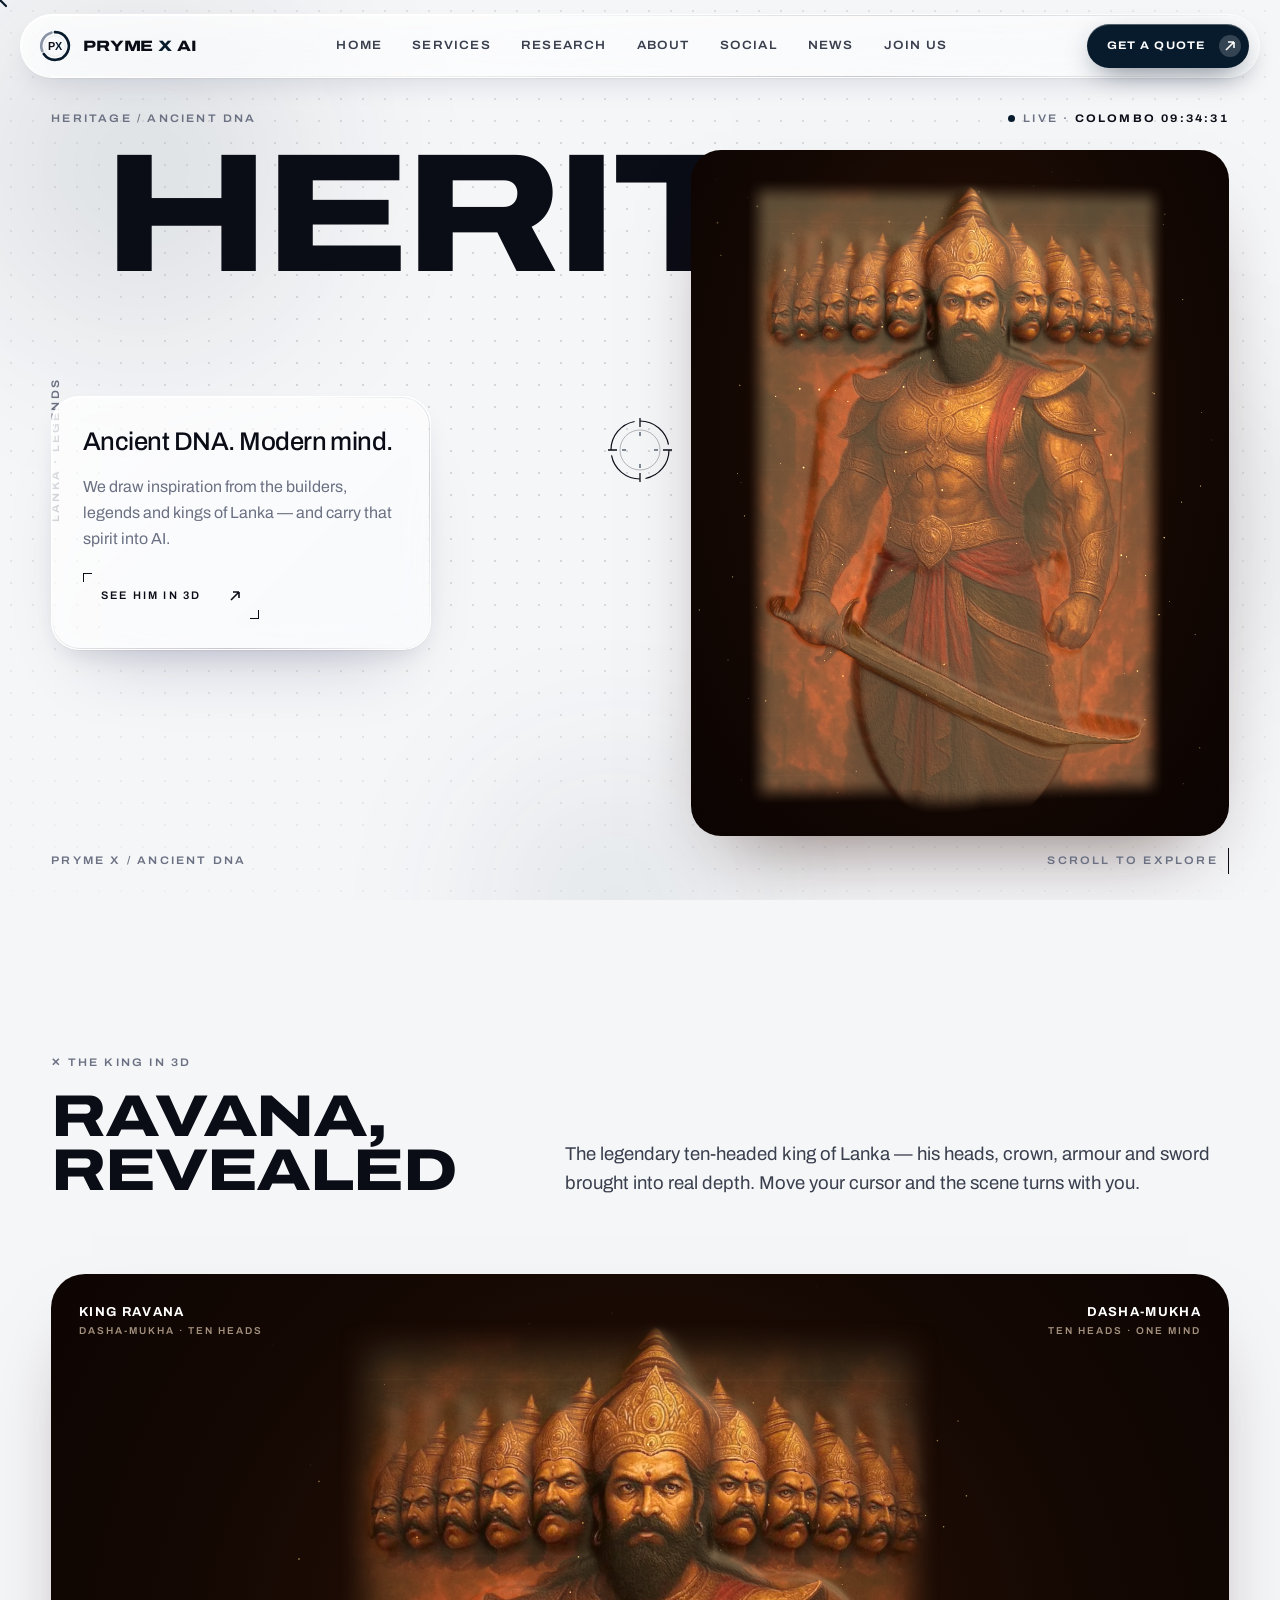
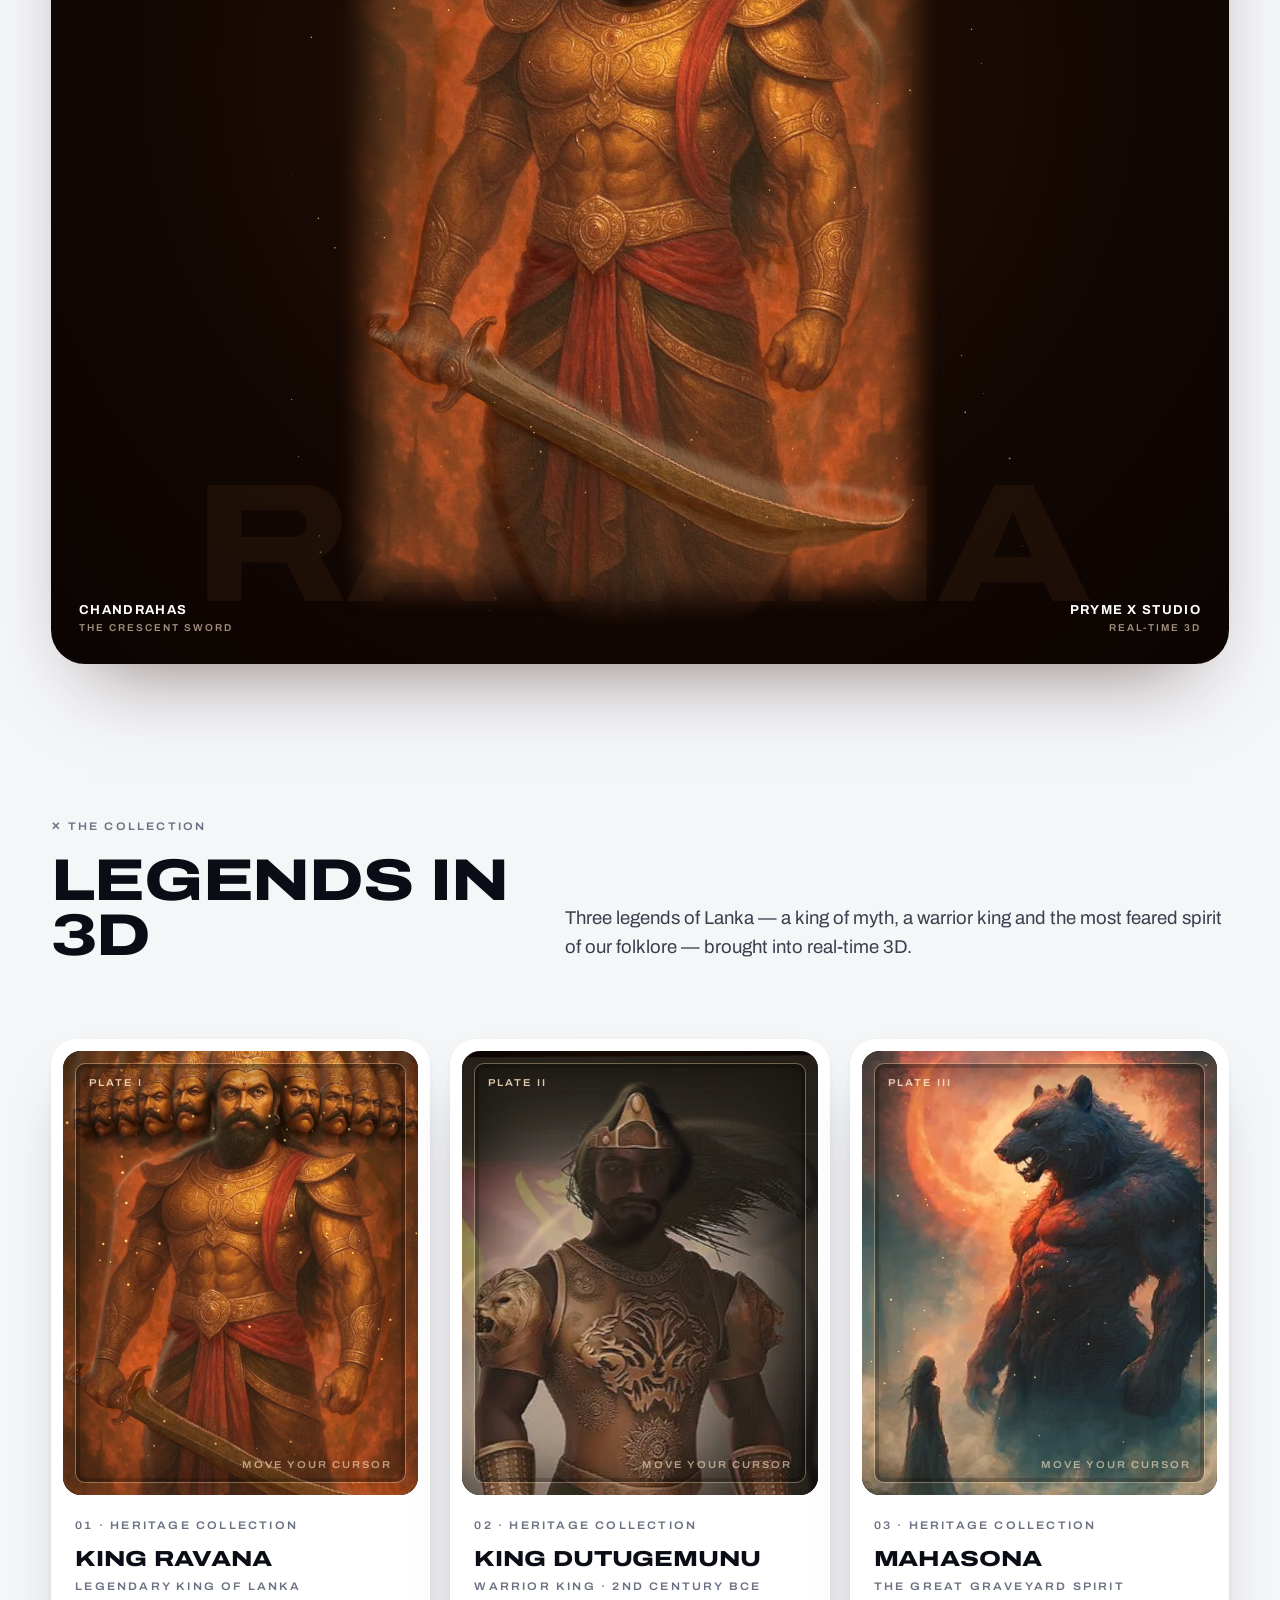
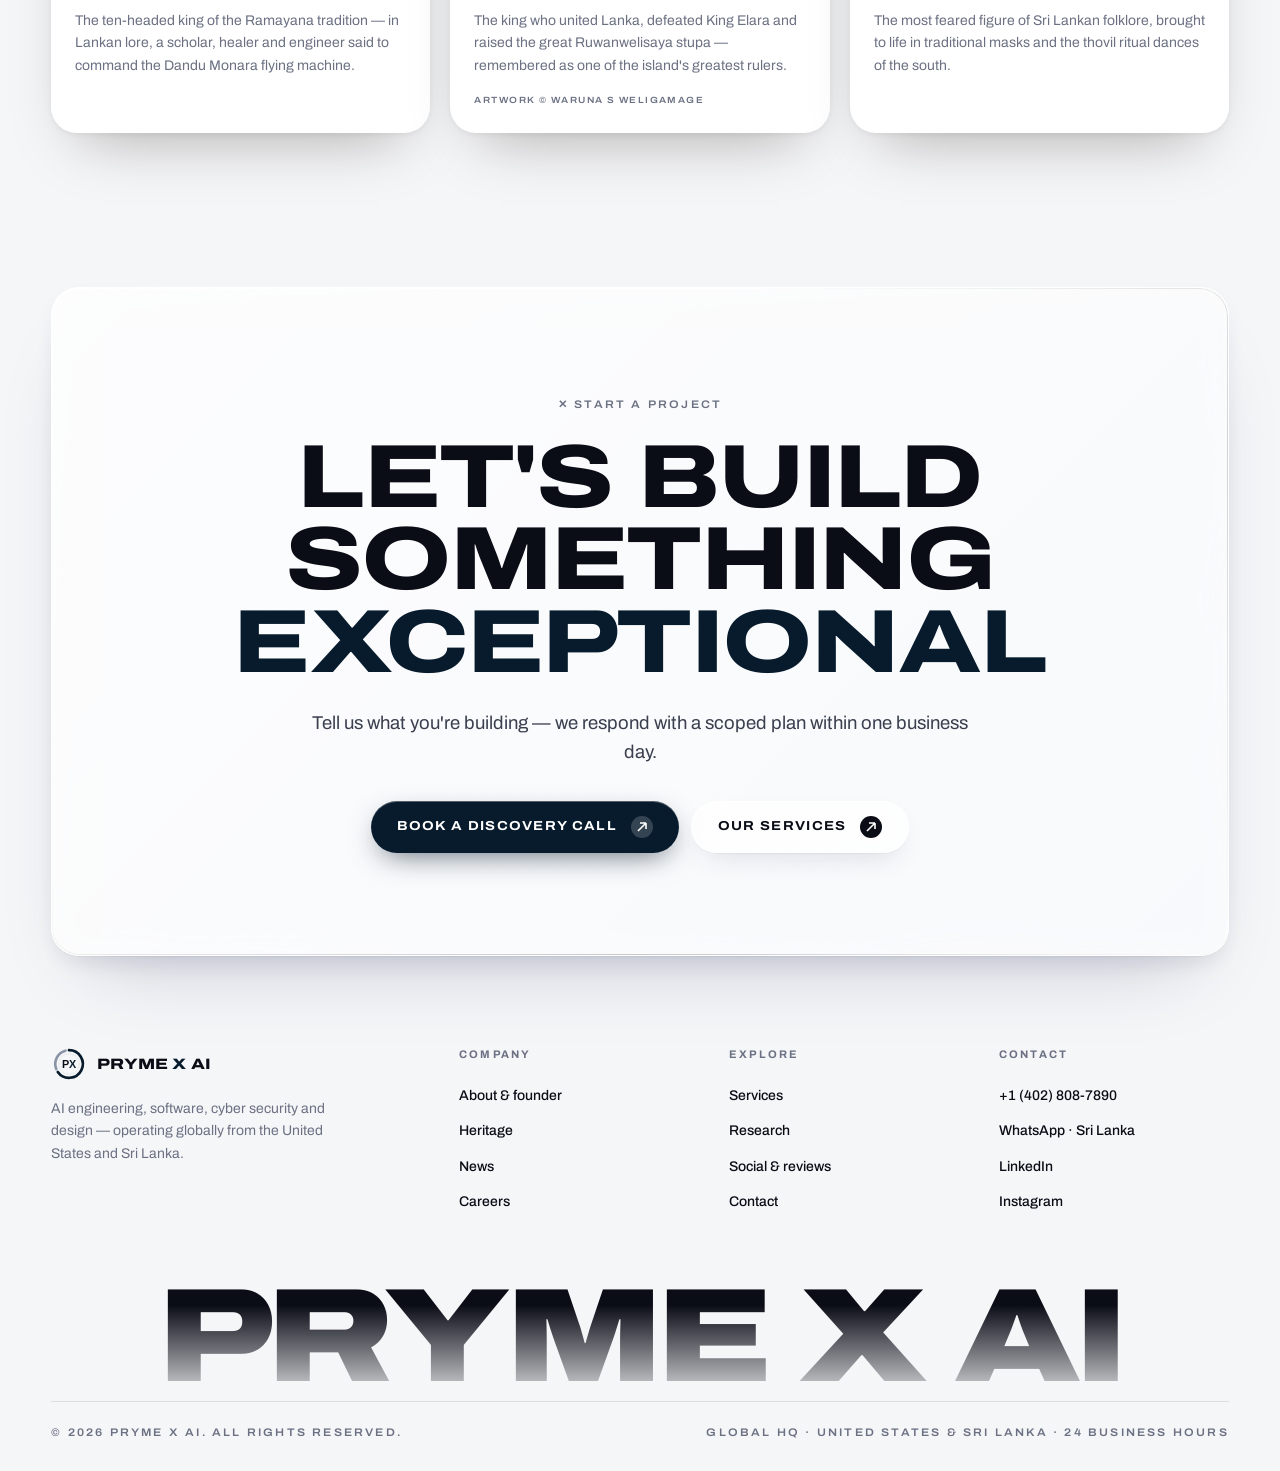
<file: heritage.html>
<!DOCTYPE html>
<html lang="en">
<head>
<meta charset="utf-8">
<meta name="viewport" content="width=device-width, initial-scale=1, viewport-fit=cover">
<title>Heritage — Pryme X AI</title>
<meta name="description" content="Pryme X AI heritage: King Ravana, King Dutugemunu and Mahasona — legends of Lanka in real-time 3D.">
<meta name="theme-color" content="#F5F6F8">
<meta property="og:type" content="website">
<meta property="og:site_name" content="Pryme X AI">
<meta property="og:title" content="Heritage — Pryme X AI">
<meta property="og:description" content="Pryme X AI heritage: King Ravana, King Dutugemunu and Mahasona — legends of Lanka in real-time 3D.">
<meta property="og:image" content="assets/img/og-image.png">
<meta name="twitter:card" content="summary_large_image">
<link rel="icon" type="image/svg+xml" href="assets/img/favicon.svg">
<link rel="icon" type="image/png" sizes="32x32" href="assets/img/favicon-32.png">
<link rel="apple-touch-icon" href="assets/img/apple-touch-icon.png">
<link rel="manifest" href="site.webmanifest">
<link rel="preload" href="assets/fonts/archivo-latin-wdth-normal.woff2" as="font" type="font/woff2" crossorigin>
<link rel="stylesheet" href="assets/css/style.css">
<script type="importmap">{"imports":{"three":"./assets/js/vendor/three.module.min.js"}}</script>
<script src="site-config.js"></script>
<script src="assets/js/main.js" defer></script>
<script type="module" src="assets/js/scenes.js"></script>
<script type="module" src="assets/ravana3d/ravana3d.js"></script>
</head>
<body data-page-id="heritage">
<div class="loader" aria-hidden="true">
  <div class="ld-panel ld-top"></div><div class="ld-panel ld-bot"></div>
  <div class="ld-grid"></div>
  <div class="ld-corner tl label">Pryme X / Core AI</div><div class="ld-corner tr label">Colombo · United States</div>
  <div class="ld-corner bl label">v2026.10</div><div class="ld-corner br label"><span class="ld-status">Initialising core</span></div>
  <div class="ld-center">
    <div class="ld-mark">
      <svg class="ld-ring" viewBox="0 0 200 200"><circle class="ld-track" cx="100" cy="100" r="92"/><circle class="ld-prog" cx="100" cy="100" r="92"/><g class="ld-ticks"></g></svg>
      <svg class="ld-spin" viewBox="0 0 200 200"><circle cx="100" cy="100" r="78" fill="none" stroke="#0A0C16" stroke-opacity=".25" stroke-width="1" stroke-dasharray="2 7"/><path d="M100 22 A78 78 0 0 1 178 100" fill="none" stroke="#081B2C" stroke-width="2" stroke-linecap="round"/></svg>
      <img data-logo src="assets/img/logo.svg" alt="" width="84" height="84">
    </div>
    <div class="ld-word"><span>P</span><span>R</span><span>Y</span><span>M</span><span>E</span><span class="sp"> </span><span class="x">X</span><span class="sp"> </span><span>A</span><span>I</span></div>
    <div class="ld-bar"><i></i></div>
    <div class="ld-pct"><b class="pct">000</b><span class="label">%</span></div>
  </div>
</div>
<div class="page-fade" aria-hidden="true"></div>
<div class="ambient" aria-hidden="true"><i></i><i></i><i></i></div>
<svg width="0" height="0" style="position:absolute" aria-hidden="true"><filter id="liquid" x="0" y="0" width="100%" height="100%" color-interpolation-filters="sRGB"><feTurbulence type="fractalNoise" baseFrequency="0.006 0.011" numOctaves="2" seed="11" result="n"/><feGaussianBlur in="n" stdDeviation="2.5" result="nb"/><feDisplacementMap in="SourceGraphic" in2="nb" scale="34" xChannelSelector="R" yChannelSelector="G"/></filter></svg>
<header class="nav glass liquid">
  <a class="brand" href="index.html" aria-label="Pryme X AI home"><img data-logo src="assets/img/logo.svg" alt="Pryme X AI logo" width="36" height="36"><span>PRYME <em>X</em> AI</span></a>
  <nav aria-label="Main"><ul class="nav-links"><li><a href="index.html" data-page="index">Home</a></li><li><a href="services.html" data-page="services">Services</a></li><li><a href="research.html" data-page="research">Research</a></li><li><a href="about.html" data-page="about">About</a></li><li><a href="social.html" data-page="social">Social</a></li><li><a href="news.html" data-page="news">News</a></li><li><a href="join.html" data-page="join">Join Us</a></li></ul></nav>
  <a class="btn btn-primary" href="join.html#contact" >Get a quote<span class="arr"><svg width="12" height="12" viewBox="0 0 12 12" fill="none"><path d="M2 10L10 2M10 2H4M10 2v6" stroke="currentColor" stroke-width="1.6"/></svg></span></a>
  <button class="burger" aria-label="Menu" aria-expanded="false"><span></span></button>
</header>
<div class="mnav"><a href="index.html" data-page="index">Home</a><a href="services.html" data-page="services">Services</a><a href="research.html" data-page="research">Research</a><a href="about.html" data-page="about">About</a><a href="social.html" data-page="social">Social</a><a href="news.html" data-page="news">News</a><a href="join.html" data-page="join">Join Us</a><a href="heritage.html" data-page="heritage">Heritage</a><div style="margin-top:auto"><a class="btn btn-primary" href="join.html#contact" >Get a quote<span class="arr"><svg width="12" height="12" viewBox="0 0 12 12" fill="none"><path d="M2 10L10 2M10 2H4M10 2v6" stroke="currentColor" stroke-width="1.6"/></svg></span></a></div></div>
<main>
<section class="hero">
  <div class="wrap crumbs"><span class="label">Heritage / Ancient DNA</span><span class="label"><span class="dot" style="display:inline-block;margin-right:8px"></span>Live · <b data-clock>Colombo</b></span></div>
  <h1 class="mega" data-scramble>HERITAGE</h1>
  <div class="stage" data-ravana3d data-fade="0.06"></div>
  <span class="side-tag label">lanka · legends</span>
  <div class="hero-card glass liquid card" style="left:var(--pad);top:44%" data-reveal data-tilt>
    <p class="title-lg">Ancient DNA. Modern mind.</p>
    <p class="muted" style="margin-bottom:22px">We draw inspiration from the builders, legends and kings of Lanka — and carry that spirit into AI.</p>
    <a class="bracket" href="#xray">See him in 3D <svg width="12" height="12" viewBox="0 0 12 12" fill="none"><path d="M2 10L10 2M10 2H4M10 2v6" stroke="currentColor" stroke-width="1.6"/></svg></a>
  </div>
  
  <div class="hero-meta"><span class="label">Pryme X / Ancient DNA</span><span class="label scroll-cue">Scroll to explore <i></i></span></div>
</section>

<section class="section" id="xray"><div class="wrap">
  <div class="section-head"><div><span class="label">✕ The king in 3D</span><h2 class="h2" data-reveal>Ravana, revealed</h2></div><p class="lead" data-reveal style="--d:.1s">The legendary ten-headed king of Lanka — his heads, crown, armour and sword brought into real depth. Move your cursor and the scene turns with you.</p></div>
  <div class="painting" data-reveal>
    <h2 class="mega" aria-hidden="true">RAVANA</h2>
    <div class="stage" data-ravana3d data-fade="0.1"></div>
    <div class="anno" style="left:28px;top:28px"><b>King Ravana</b>Dasha-mukha · ten heads</div>
    <div class="anno" style="right:28px;top:28px;text-align:right"><b>Dasha-mukha</b>Ten heads · one mind</div>
    <div class="anno" style="left:28px;bottom:28px"><b>Chandrahas</b>The crescent sword</div>
    <div class="anno" style="right:28px;bottom:28px;text-align:right"><b>Pryme X Studio</b>Real-time 3D</div>
  </div>
</div></section>
<section class="section" style="padding-top:0"><div class="wrap">
  <div class="section-head"><div><span class="label">✕ The collection</span><h2 class="h2" data-reveal>Legends in 3D</h2></div><p class="lead" data-reveal style="--d:.1s">Three legends of Lanka — a king of myth, a warrior king and the most feared spirit of our folklore — brought into real-time 3D.</p></div>
  <div class="grid-3"><article class="print-card" data-reveal style="--d:0.0s"><div class="print-art"><div class="stage" data-ravana3d data-art="ravana" data-fit="cover" data-fade="0"></div><span class="print-frame"></span><span class="print-plate label">Plate I</span><span class="print-hint label">Move your cursor</span></div><div class="print-meta"><span class="label">01 · Heritage collection</span><h3 class="h3">King Ravana</h3><span class="label">Legendary king of Lanka</span><p class="muted">The ten-headed king of the Ramayana tradition — in Lankan lore, a scholar, healer and engineer said to command the Dandu Monara flying machine.</p></div></article><article class="print-card" data-reveal style="--d:0.08s"><div class="print-art"><div class="stage" data-ravana3d data-art="dutugemunu" data-fit="cover" data-fade="0"></div><span class="print-frame"></span><span class="print-plate label">Plate II</span><span class="print-hint label">Move your cursor</span></div><div class="print-meta"><span class="label">02 · Heritage collection</span><h3 class="h3">King Dutugemunu</h3><span class="label">Warrior king · 2nd century BCE</span><p class="muted">The king who united Lanka, defeated King Elara and raised the great Ruwanwelisaya stupa — remembered as one of the island's greatest rulers.</p><p class="credit label">Artwork © Waruna S Weligamage</p></div></article><article class="print-card" data-reveal style="--d:0.16s"><div class="print-art"><div class="stage" data-ravana3d data-art="mahasona" data-fit="cover" data-fade="0"></div><span class="print-frame"></span><span class="print-plate label">Plate III</span><span class="print-hint label">Move your cursor</span></div><div class="print-meta"><span class="label">03 · Heritage collection</span><h3 class="h3">Mahasona</h3><span class="label">The great graveyard spirit</span><p class="muted">The most feared figure of Sri Lankan folklore, brought to life in traditional masks and the thovil ritual dances of the south.</p></div></article></div>
</div></section>

</main>
<section class="wrap" style="padding-bottom:20px">
  <div class="cta glass liquid" data-reveal>
    <span class="label">✕ Start a project</span>
    <h2 class="h1">Let's build something <span class="blue">exceptional</span></h2>
    <p class="lead">Tell us what you're building — we respond with a scoped plan within one business day.</p>
    <div class="btn-row"><a class="btn btn-primary" href="join.html#contact" >Book a discovery call<span class="arr"><svg width="12" height="12" viewBox="0 0 12 12" fill="none"><path d="M2 10L10 2M10 2H4M10 2v6" stroke="currentColor" stroke-width="1.6"/></svg></span></a><a class="btn btn-glass" href="services.html" >Our services<span class="arr"><svg width="12" height="12" viewBox="0 0 12 12" fill="none"><path d="M2 10L10 2M10 2H4M10 2v6" stroke="currentColor" stroke-width="1.6"/></svg></span></a></div>
  </div>
</section>
<footer>
  <div class="wrap">
    <div class="foot">
      <div>
        <a class="brand" href="index.html"><img data-logo src="assets/img/logo.svg" alt="Pryme X AI logo" width="36" height="36"><span>PRYME <em>X</em> AI</span></a>
        <p>AI engineering, software, cyber security and design — operating globally from the United States and Sri Lanka.</p>
      </div>
      <div><h4>Company</h4><ul><li><a href="about.html">About &amp; founder</a></li><li><a href="heritage.html">Heritage</a></li><li><a href="news.html">News</a></li><li><a href="join.html">Careers</a></li></ul></div>
      <div><h4>Explore</h4><ul><li><a href="services.html">Services</a></li><li><a href="research.html">Research</a></li><li><a href="social.html">Social &amp; reviews</a></li><li><a href="join.html#contact">Contact</a></li></ul></div>
      <div><h4>Contact</h4><ul><li><a data-phone-us href="tel:+14028087890">+1 (402) 808-7890</a></li><li><a data-wa href="https://wa.me/94740875089" target="_blank" rel="noopener">WhatsApp · Sri Lanka</a></li><li><a href="https://www.linkedin.com/in/yasiru-nethshan-gunasinghe-990766284/" target="_blank" rel="noopener">LinkedIn</a></li><li><a href="https://www.instagram.com/prymexai/" target="_blank" rel="noopener">Instagram</a></li></ul></div>
    </div>
    <div class="foot-mega" aria-hidden="true">PRYME X AI</div>
    <div class="foot-bottom"><span class="label">© <span data-year>2026</span> Pryme X AI. All rights reserved.</span><span class="label">Global HQ · United States &amp; Sri Lanka · 24 business hours</span></div>
  </div>
</footer>
</body>
</html>
</file>
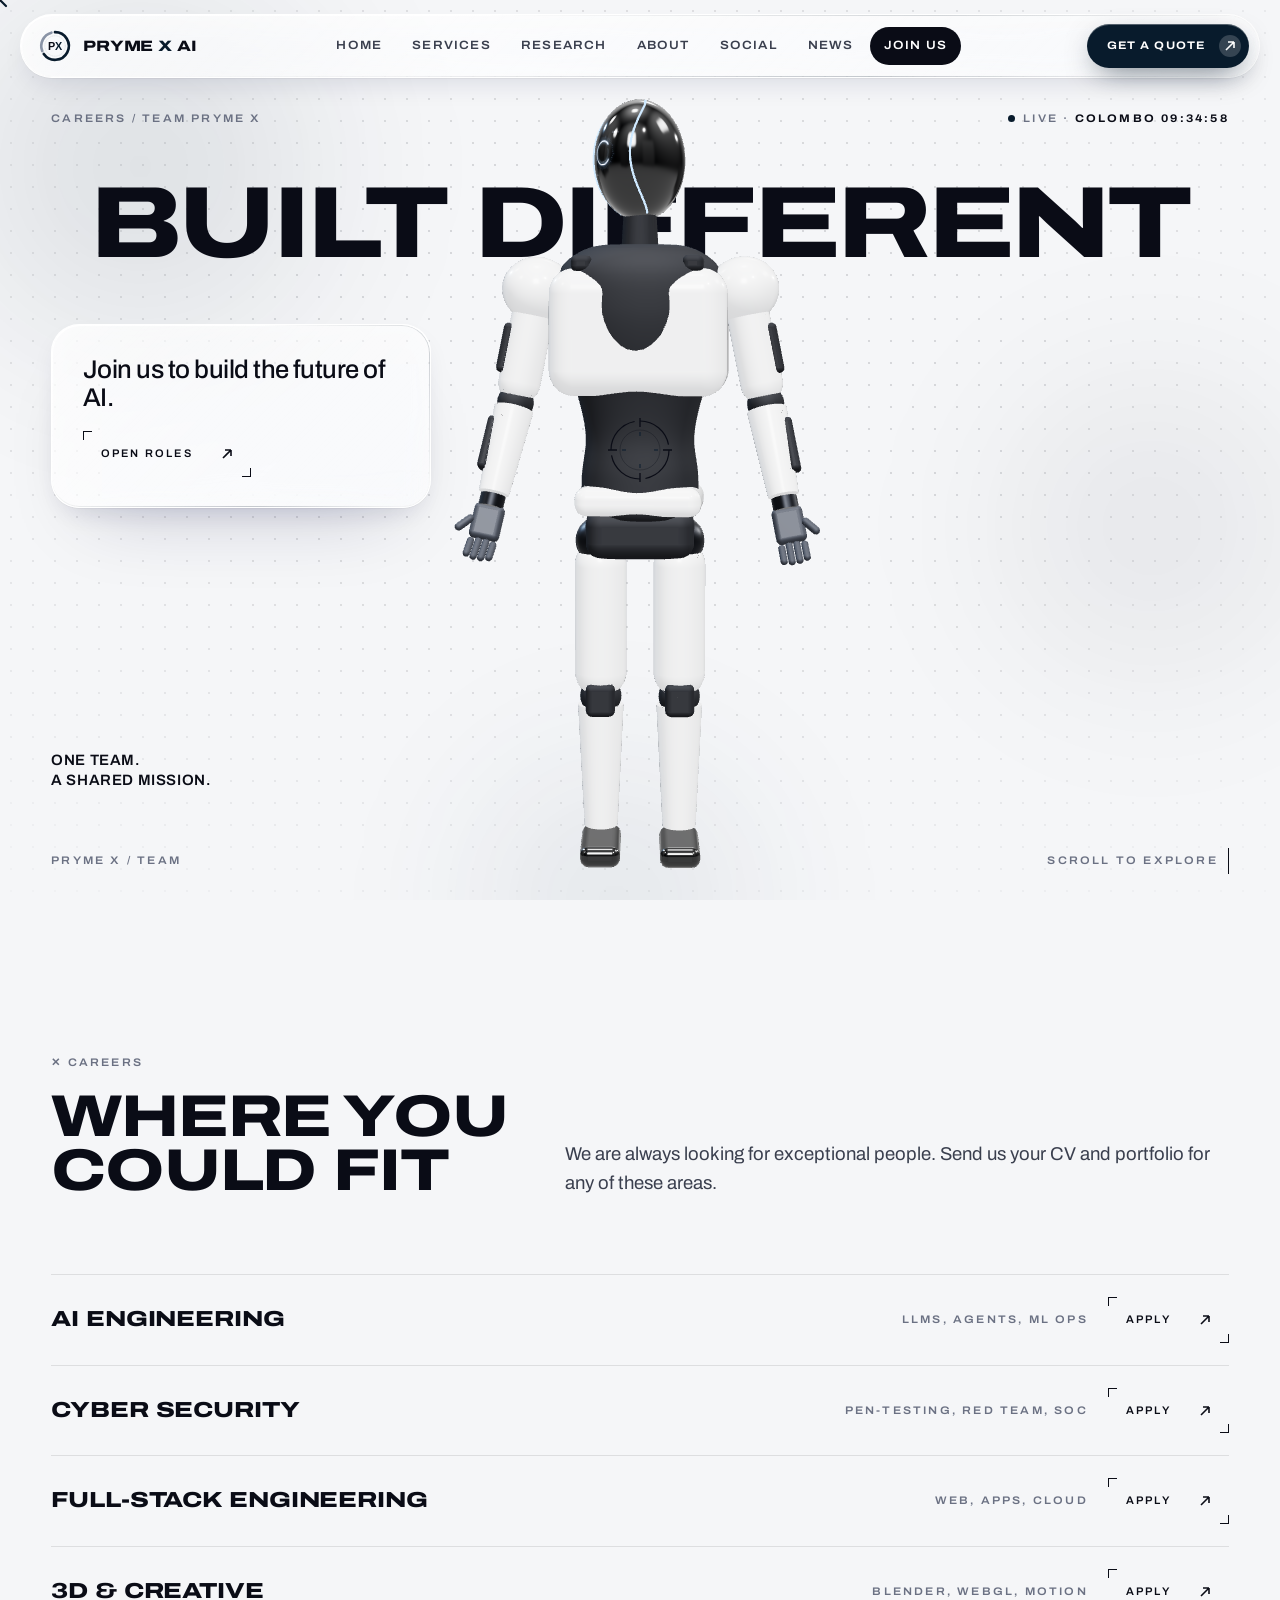
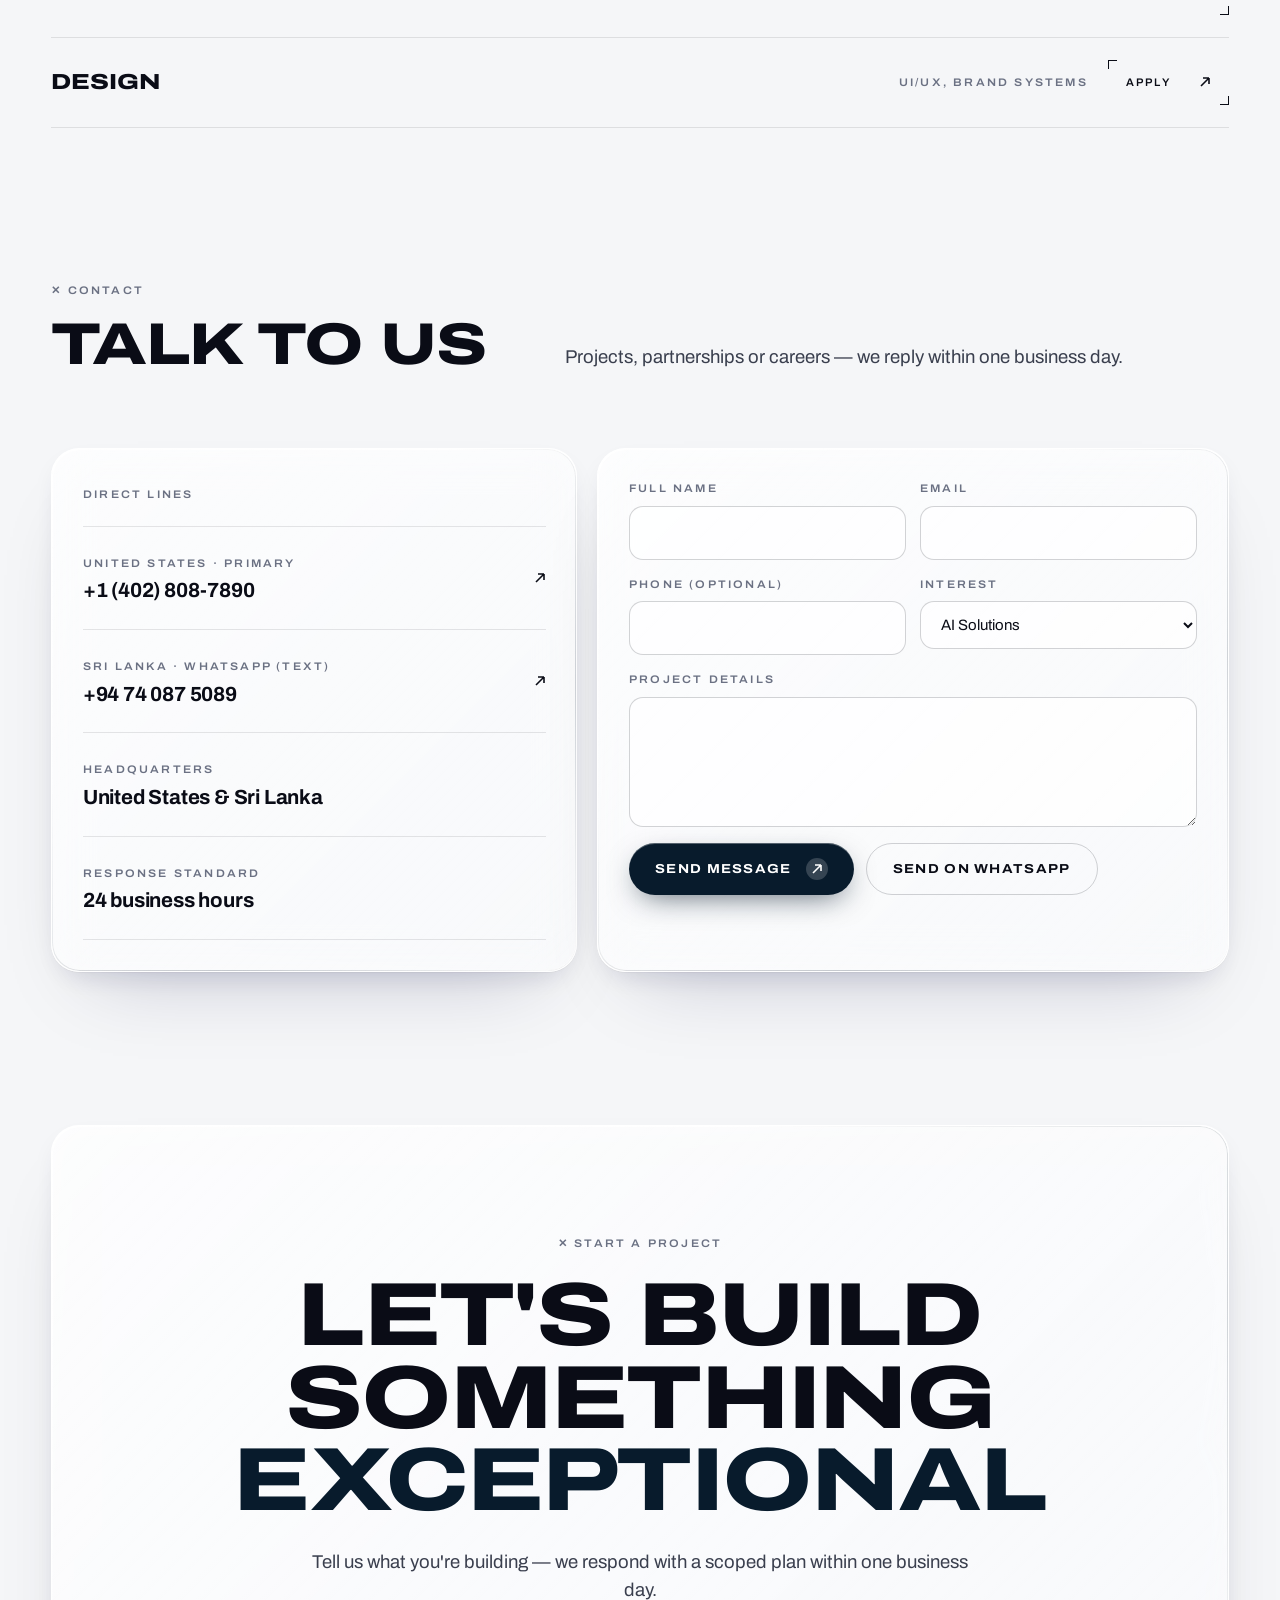
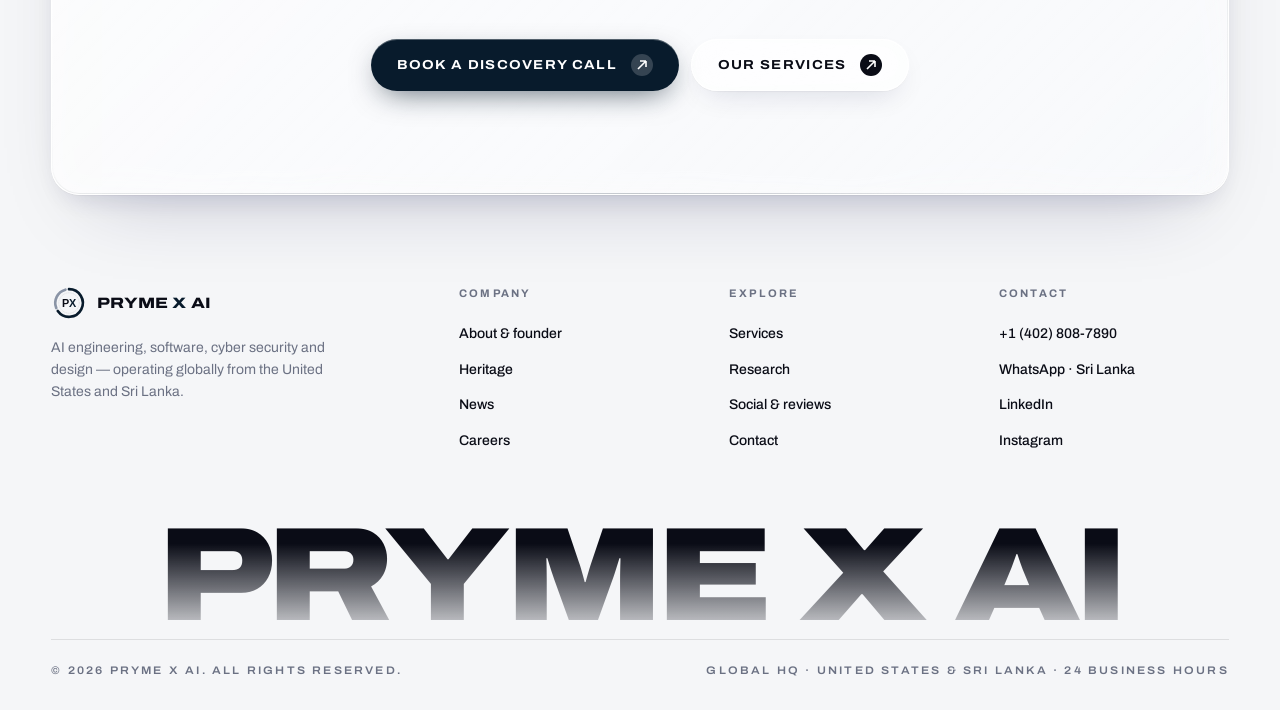
<file: join.html>
<!DOCTYPE html>
<html lang="en">
<head>
<meta charset="utf-8">
<meta name="viewport" content="width=device-width, initial-scale=1, viewport-fit=cover">
<title>Join Us & Contact — Pryme X AI</title>
<meta name="description" content="Join Pryme X AI or get in touch. Careers in AI, cyber security, engineering, 3D and design. Contact our US and Sri Lanka teams.">
<meta name="theme-color" content="#F5F6F8">
<meta property="og:type" content="website">
<meta property="og:site_name" content="Pryme X AI">
<meta property="og:title" content="Join Us & Contact — Pryme X AI">
<meta property="og:description" content="Join Pryme X AI or get in touch. Careers in AI, cyber security, engineering, 3D and design. Contact our US and Sri Lanka teams.">
<meta property="og:image" content="assets/img/og-image.png">
<meta name="twitter:card" content="summary_large_image">
<link rel="icon" type="image/svg+xml" href="assets/img/favicon.svg">
<link rel="icon" type="image/png" sizes="32x32" href="assets/img/favicon-32.png">
<link rel="apple-touch-icon" href="assets/img/apple-touch-icon.png">
<link rel="manifest" href="site.webmanifest">
<link rel="preload" href="assets/fonts/archivo-latin-wdth-normal.woff2" as="font" type="font/woff2" crossorigin>
<link rel="stylesheet" href="assets/css/style.css">
<script type="importmap">{"imports":{"three":"./assets/js/vendor/three.module.min.js"}}</script>
<script src="site-config.js"></script>
<script src="assets/js/main.js" defer></script>
<script type="module" src="assets/js/scenes.js"></script>
<script type="module" src="assets/ravana3d/ravana3d.js"></script>
</head>
<body data-page-id="join">
<div class="loader" aria-hidden="true">
  <div class="ld-panel ld-top"></div><div class="ld-panel ld-bot"></div>
  <div class="ld-grid"></div>
  <div class="ld-corner tl label">Pryme X / Core AI</div><div class="ld-corner tr label">Colombo · United States</div>
  <div class="ld-corner bl label">v2026.10</div><div class="ld-corner br label"><span class="ld-status">Initialising core</span></div>
  <div class="ld-center">
    <div class="ld-mark">
      <svg class="ld-ring" viewBox="0 0 200 200"><circle class="ld-track" cx="100" cy="100" r="92"/><circle class="ld-prog" cx="100" cy="100" r="92"/><g class="ld-ticks"></g></svg>
      <svg class="ld-spin" viewBox="0 0 200 200"><circle cx="100" cy="100" r="78" fill="none" stroke="#0A0C16" stroke-opacity=".25" stroke-width="1" stroke-dasharray="2 7"/><path d="M100 22 A78 78 0 0 1 178 100" fill="none" stroke="#081B2C" stroke-width="2" stroke-linecap="round"/></svg>
      <img data-logo src="assets/img/logo.svg" alt="" width="84" height="84">
    </div>
    <div class="ld-word"><span>P</span><span>R</span><span>Y</span><span>M</span><span>E</span><span class="sp"> </span><span class="x">X</span><span class="sp"> </span><span>A</span><span>I</span></div>
    <div class="ld-bar"><i></i></div>
    <div class="ld-pct"><b class="pct">000</b><span class="label">%</span></div>
  </div>
</div>
<div class="page-fade" aria-hidden="true"></div>
<div class="ambient" aria-hidden="true"><i></i><i></i><i></i></div>
<svg width="0" height="0" style="position:absolute" aria-hidden="true"><filter id="liquid" x="0" y="0" width="100%" height="100%" color-interpolation-filters="sRGB"><feTurbulence type="fractalNoise" baseFrequency="0.006 0.011" numOctaves="2" seed="11" result="n"/><feGaussianBlur in="n" stdDeviation="2.5" result="nb"/><feDisplacementMap in="SourceGraphic" in2="nb" scale="34" xChannelSelector="R" yChannelSelector="G"/></filter></svg>
<header class="nav glass liquid">
  <a class="brand" href="index.html" aria-label="Pryme X AI home"><img data-logo src="assets/img/logo.svg" alt="Pryme X AI logo" width="36" height="36"><span>PRYME <em>X</em> AI</span></a>
  <nav aria-label="Main"><ul class="nav-links"><li><a href="index.html" data-page="index">Home</a></li><li><a href="services.html" data-page="services">Services</a></li><li><a href="research.html" data-page="research">Research</a></li><li><a href="about.html" data-page="about">About</a></li><li><a href="social.html" data-page="social">Social</a></li><li><a href="news.html" data-page="news">News</a></li><li><a href="join.html" data-page="join">Join Us</a></li></ul></nav>
  <a class="btn btn-primary" href="join.html#contact" >Get a quote<span class="arr"><svg width="12" height="12" viewBox="0 0 12 12" fill="none"><path d="M2 10L10 2M10 2H4M10 2v6" stroke="currentColor" stroke-width="1.6"/></svg></span></a>
  <button class="burger" aria-label="Menu" aria-expanded="false"><span></span></button>
</header>
<div class="mnav"><a href="index.html" data-page="index">Home</a><a href="services.html" data-page="services">Services</a><a href="research.html" data-page="research">Research</a><a href="about.html" data-page="about">About</a><a href="social.html" data-page="social">Social</a><a href="news.html" data-page="news">News</a><a href="join.html" data-page="join">Join Us</a><a href="heritage.html" data-page="heritage">Heritage</a><div style="margin-top:auto"><a class="btn btn-primary" href="join.html#contact" >Get a quote<span class="arr"><svg width="12" height="12" viewBox="0 0 12 12" fill="none"><path d="M2 10L10 2M10 2H4M10 2v6" stroke="currentColor" stroke-width="1.6"/></svg></span></a></div></div>
<main>
<section class="hero join-hero">
  <div class="wrap crumbs"><span class="label">Careers / Team Pryme X</span><span class="label"><span class="dot" style="display:inline-block;margin-right:8px"></span>Live · <b data-clock>Colombo</b></span></div>
  <h1 class="mega" data-scramble style="font-size:clamp(34px,7.9vw,150px)">BUILT DIFFERENT</h1>
  <div class="stage" data-scene="join"></div>
  <div class="join-word" aria-hidden="true">JOIN US</div>
  <div class="hero-card glass liquid card" style="left:var(--pad);top:36%" data-reveal data-tilt>
    <p class="title-lg">Join us to build the future of AI.</p>
    <a class="bracket" href="#roles">Open roles <svg width="12" height="12" viewBox="0 0 12 12" fill="none"><path d="M2 10L10 2M10 2H4M10 2v6" stroke="currentColor" stroke-width="1.6"/></svg></a>
  </div>
  <div class="hero-card" style="left:var(--pad);bottom:110px" data-reveal><p style="font-size:15px;font-weight:600;letter-spacing:.04em;text-transform:uppercase;line-height:1.3">One team.<br>A shared mission.</p></div>
  <div class="hero-meta"><span class="label">Pryme X / Team</span><span class="label scroll-cue">Scroll to explore <i></i></span></div>
</section>
<section class="section" id="roles"><div class="wrap">
  <div class="section-head"><div><span class="label">✕ Careers</span><h2 class="h2" data-reveal>Where you could fit</h2></div><p class="lead" data-reveal style="--d:.1s">We are always looking for exceptional people. Send us your CV and portfolio for any of these areas.</p></div>
  <div><div class="role" data-reveal><b class="h3">AI engineering</b><span class="label">LLMs, agents, ML ops</span><a class="bracket" data-wa href="https://wa.me/94740875089" target="_blank" rel="noopener">Apply <svg width="12" height="12" viewBox="0 0 12 12" fill="none"><path d="M2 10L10 2M10 2H4M10 2v6" stroke="currentColor" stroke-width="1.6"/></svg></a></div><div class="role" data-reveal><b class="h3">Cyber security</b><span class="label">Pen-testing, red team, SOC</span><a class="bracket" data-wa href="https://wa.me/94740875089" target="_blank" rel="noopener">Apply <svg width="12" height="12" viewBox="0 0 12 12" fill="none"><path d="M2 10L10 2M10 2H4M10 2v6" stroke="currentColor" stroke-width="1.6"/></svg></a></div><div class="role" data-reveal><b class="h3">Full-stack engineering</b><span class="label">Web, apps, cloud</span><a class="bracket" data-wa href="https://wa.me/94740875089" target="_blank" rel="noopener">Apply <svg width="12" height="12" viewBox="0 0 12 12" fill="none"><path d="M2 10L10 2M10 2H4M10 2v6" stroke="currentColor" stroke-width="1.6"/></svg></a></div><div class="role" data-reveal><b class="h3">3D & creative</b><span class="label">Blender, WebGL, motion</span><a class="bracket" data-wa href="https://wa.me/94740875089" target="_blank" rel="noopener">Apply <svg width="12" height="12" viewBox="0 0 12 12" fill="none"><path d="M2 10L10 2M10 2H4M10 2v6" stroke="currentColor" stroke-width="1.6"/></svg></a></div><div class="role" data-reveal><b class="h3">Design</b><span class="label">UI/UX, brand systems</span><a class="bracket" data-wa href="https://wa.me/94740875089" target="_blank" rel="noopener">Apply <svg width="12" height="12" viewBox="0 0 12 12" fill="none"><path d="M2 10L10 2M10 2H4M10 2v6" stroke="currentColor" stroke-width="1.6"/></svg></a></div></div>
</div></section>
<section class="section" id="contact" style="padding-top:0"><div class="wrap">
  <div class="section-head"><div><span class="label">✕ Contact</span><h2 class="h2" data-reveal>Talk to us</h2></div><p class="lead" data-reveal style="--d:.1s">Projects, partnerships or careers — we reply within one business day.</p></div>
  <div class="contact-grid">
    <div class="glass card" data-reveal>
      <span class="label">Direct lines</span>
      <div style="margin-top:20px">
        <a class="contact-line" data-phone-us href="tel:+14028087890"><span><span class="label">United States · primary</span><br><b>+1 (402) 808-7890</b></span><span class="go"><svg width="12" height="12" viewBox="0 0 12 12" fill="none"><path d="M2 10L10 2M10 2H4M10 2v6" stroke="currentColor" stroke-width="1.6"/></svg></span></a>
        <a class="contact-line" data-wa href="https://wa.me/94740875089" target="_blank" rel="noopener"><span><span class="label">Sri Lanka · WhatsApp (text)</span><br><b>+94 74 087 5089</b></span><span class="go"><svg width="12" height="12" viewBox="0 0 12 12" fill="none"><path d="M2 10L10 2M10 2H4M10 2v6" stroke="currentColor" stroke-width="1.6"/></svg></span></a>
        <a class="contact-line" data-email href="#"><span><span class="label">Email</span><br><b>—</b></span><span class="go"><svg width="12" height="12" viewBox="0 0 12 12" fill="none"><path d="M2 10L10 2M10 2H4M10 2v6" stroke="currentColor" stroke-width="1.6"/></svg></span></a>
        <div class="contact-line"><span><span class="label">Headquarters</span><br><b>United States &amp; Sri Lanka</b></span></div>
        <div class="contact-line"><span><span class="label">Response standard</span><br><b>24 business hours</b></span></div>
      </div>
    </div>
    <form class="glass card" name="contact" method="POST" data-netlify="true" netlify-honeypot="company" action="/join.html?sent=1#contact" data-wa-form data-reveal style="--d:.08s">
      <input type="hidden" name="form-name" value="contact"><p style="display:none"><label>Company <input name="company"></label></p>
      <div class="form-row"><div class="field"><label class="label" for="f-name">Full name</label><input id="f-name" name="name" required autocomplete="name"></div><div class="field"><label class="label" for="f-email">Email</label><input id="f-email" name="email" type="email" required autocomplete="email"></div></div>
      <div class="form-row"><div class="field"><label class="label" for="f-phone">Phone (optional)</label><input id="f-phone" name="phone" type="tel" autocomplete="tel"></div><div class="field"><label class="label" for="f-int">Interest</label><select id="f-int" name="interest"><option>AI Solutions</option><option>Cyber Security</option><option>Web Development</option><option>App Development</option><option>UI/UX Design</option><option>AI-Powered Quick Web Development</option><option>Careers</option><option>Other</option></select></div></div>
      <div class="field"><label class="label" for="f-msg">Project details</label><textarea id="f-msg" name="message" required></textarea></div>
      <div class="btn-row"><button class="btn btn-primary" type="submit">Send message<span class="arr"><svg width="12" height="12" viewBox="0 0 12 12" fill="none"><path d="M2 10L10 2M10 2H4M10 2v6" stroke="currentColor" stroke-width="1.6"/></svg></span></button><button class="btn btn-line" type="button" data-send-wa>Send on WhatsApp</button></div>
    </form>
  </div>
</div></section>

</main>
<section class="wrap" style="padding-bottom:20px">
  <div class="cta glass liquid" data-reveal>
    <span class="label">✕ Start a project</span>
    <h2 class="h1">Let's build something <span class="blue">exceptional</span></h2>
    <p class="lead">Tell us what you're building — we respond with a scoped plan within one business day.</p>
    <div class="btn-row"><a class="btn btn-primary" href="join.html#contact" >Book a discovery call<span class="arr"><svg width="12" height="12" viewBox="0 0 12 12" fill="none"><path d="M2 10L10 2M10 2H4M10 2v6" stroke="currentColor" stroke-width="1.6"/></svg></span></a><a class="btn btn-glass" href="services.html" >Our services<span class="arr"><svg width="12" height="12" viewBox="0 0 12 12" fill="none"><path d="M2 10L10 2M10 2H4M10 2v6" stroke="currentColor" stroke-width="1.6"/></svg></span></a></div>
  </div>
</section>
<footer>
  <div class="wrap">
    <div class="foot">
      <div>
        <a class="brand" href="index.html"><img data-logo src="assets/img/logo.svg" alt="Pryme X AI logo" width="36" height="36"><span>PRYME <em>X</em> AI</span></a>
        <p>AI engineering, software, cyber security and design — operating globally from the United States and Sri Lanka.</p>
      </div>
      <div><h4>Company</h4><ul><li><a href="about.html">About &amp; founder</a></li><li><a href="heritage.html">Heritage</a></li><li><a href="news.html">News</a></li><li><a href="join.html">Careers</a></li></ul></div>
      <div><h4>Explore</h4><ul><li><a href="services.html">Services</a></li><li><a href="research.html">Research</a></li><li><a href="social.html">Social &amp; reviews</a></li><li><a href="join.html#contact">Contact</a></li></ul></div>
      <div><h4>Contact</h4><ul><li><a data-phone-us href="tel:+14028087890">+1 (402) 808-7890</a></li><li><a data-wa href="https://wa.me/94740875089" target="_blank" rel="noopener">WhatsApp · Sri Lanka</a></li><li><a href="https://www.linkedin.com/in/yasiru-nethshan-gunasinghe-990766284/" target="_blank" rel="noopener">LinkedIn</a></li><li><a href="https://www.instagram.com/prymexai/" target="_blank" rel="noopener">Instagram</a></li></ul></div>
    </div>
    <div class="foot-mega" aria-hidden="true">PRYME X AI</div>
    <div class="foot-bottom"><span class="label">© <span data-year>2026</span> Pryme X AI. All rights reserved.</span><span class="label">Global HQ · United States &amp; Sri Lanka · 24 business hours</span></div>
  </div>
</footer>
</body>
</html>
</file>
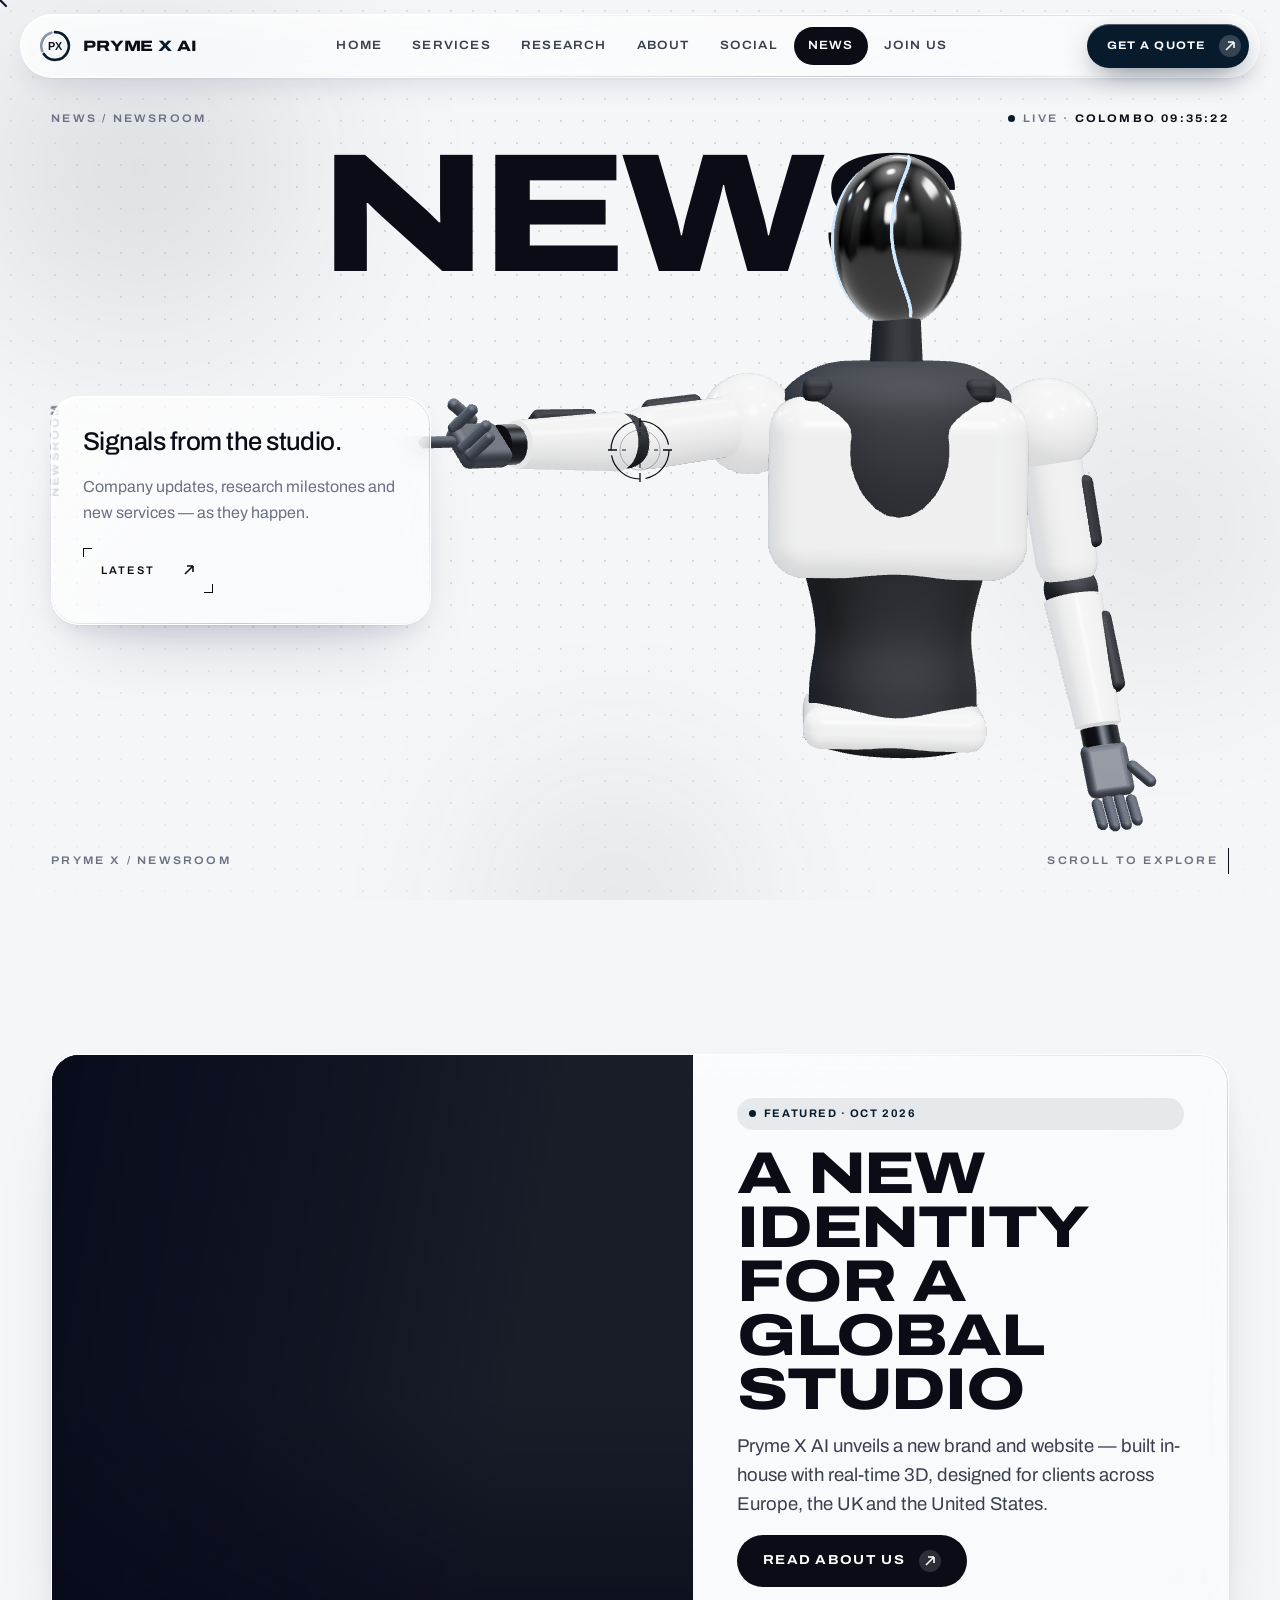
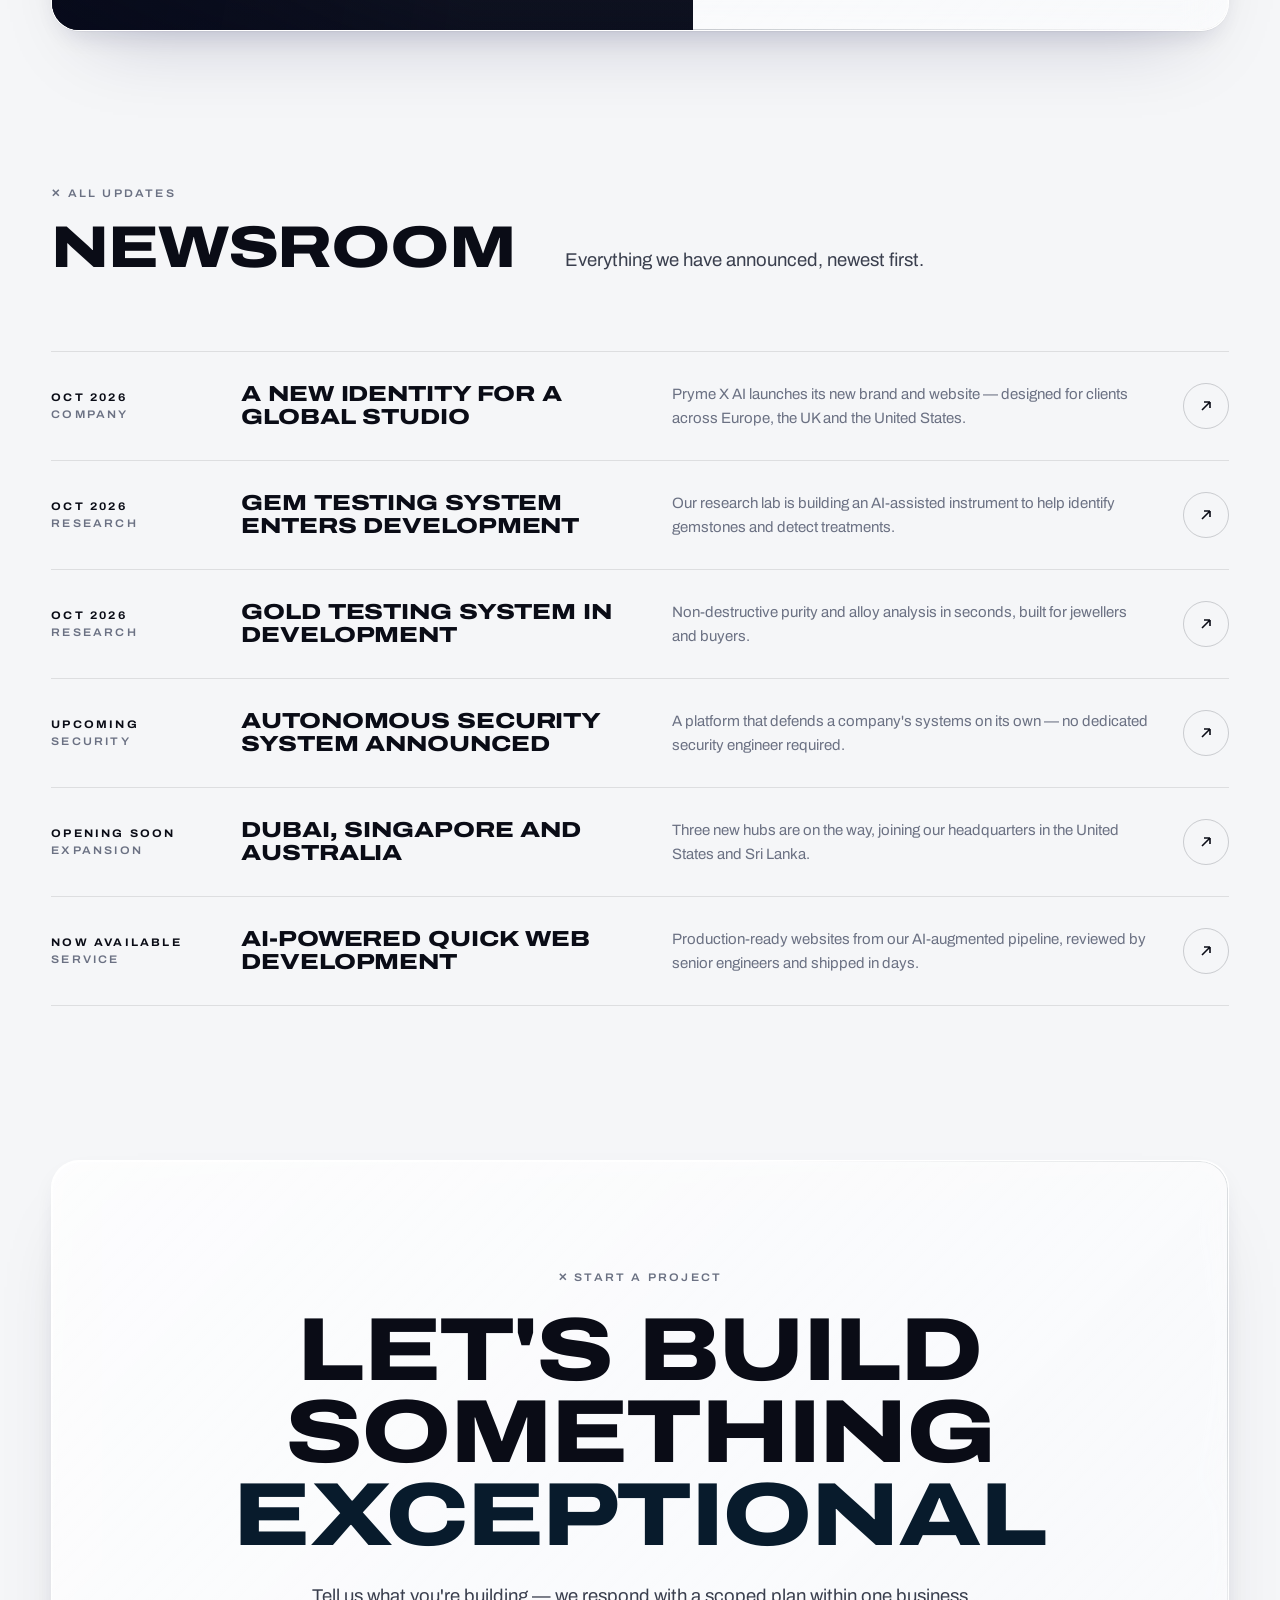
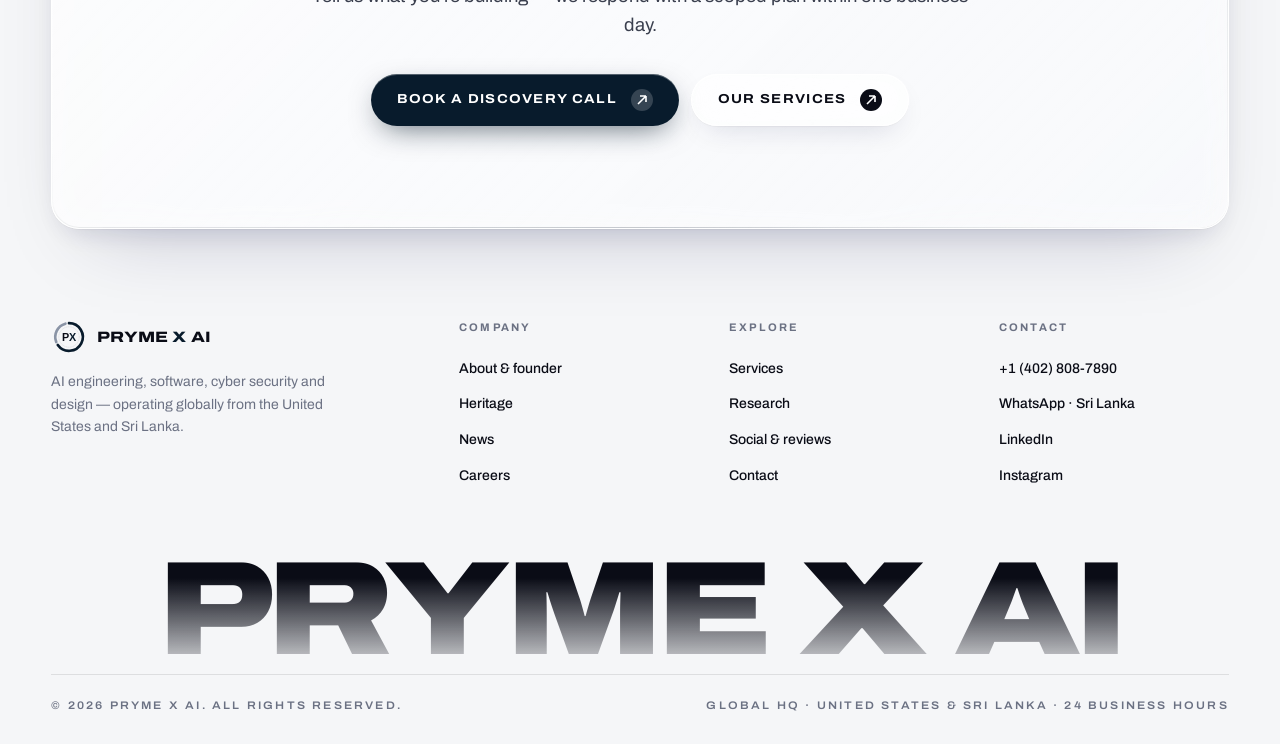
<file: news.html>
<!DOCTYPE html>
<html lang="en">
<head>
<meta charset="utf-8">
<meta name="viewport" content="width=device-width, initial-scale=1, viewport-fit=cover">
<title>News — Pryme X AI</title>
<meta name="description" content="Latest news from Pryme X AI: new identity, research milestones, expansion and new services.">
<meta name="theme-color" content="#F5F6F8">
<meta property="og:type" content="website">
<meta property="og:site_name" content="Pryme X AI">
<meta property="og:title" content="News — Pryme X AI">
<meta property="og:description" content="Latest news from Pryme X AI: new identity, research milestones, expansion and new services.">
<meta property="og:image" content="assets/img/og-image.png">
<meta name="twitter:card" content="summary_large_image">
<link rel="icon" type="image/svg+xml" href="assets/img/favicon.svg">
<link rel="icon" type="image/png" sizes="32x32" href="assets/img/favicon-32.png">
<link rel="apple-touch-icon" href="assets/img/apple-touch-icon.png">
<link rel="manifest" href="site.webmanifest">
<link rel="preload" href="assets/fonts/archivo-latin-wdth-normal.woff2" as="font" type="font/woff2" crossorigin>
<link rel="stylesheet" href="assets/css/style.css">
<script type="importmap">{"imports":{"three":"./assets/js/vendor/three.module.min.js"}}</script>
<script src="site-config.js"></script>
<script src="assets/js/main.js" defer></script>
<script type="module" src="assets/js/scenes.js"></script>
<script type="module" src="assets/ravana3d/ravana3d.js"></script>
</head>
<body data-page-id="news">
<div class="loader" aria-hidden="true">
  <div class="ld-panel ld-top"></div><div class="ld-panel ld-bot"></div>
  <div class="ld-grid"></div>
  <div class="ld-corner tl label">Pryme X / Core AI</div><div class="ld-corner tr label">Colombo · United States</div>
  <div class="ld-corner bl label">v2026.10</div><div class="ld-corner br label"><span class="ld-status">Initialising core</span></div>
  <div class="ld-center">
    <div class="ld-mark">
      <svg class="ld-ring" viewBox="0 0 200 200"><circle class="ld-track" cx="100" cy="100" r="92"/><circle class="ld-prog" cx="100" cy="100" r="92"/><g class="ld-ticks"></g></svg>
      <svg class="ld-spin" viewBox="0 0 200 200"><circle cx="100" cy="100" r="78" fill="none" stroke="#0A0C16" stroke-opacity=".25" stroke-width="1" stroke-dasharray="2 7"/><path d="M100 22 A78 78 0 0 1 178 100" fill="none" stroke="#081B2C" stroke-width="2" stroke-linecap="round"/></svg>
      <img data-logo src="assets/img/logo.svg" alt="" width="84" height="84">
    </div>
    <div class="ld-word"><span>P</span><span>R</span><span>Y</span><span>M</span><span>E</span><span class="sp"> </span><span class="x">X</span><span class="sp"> </span><span>A</span><span>I</span></div>
    <div class="ld-bar"><i></i></div>
    <div class="ld-pct"><b class="pct">000</b><span class="label">%</span></div>
  </div>
</div>
<div class="page-fade" aria-hidden="true"></div>
<div class="ambient" aria-hidden="true"><i></i><i></i><i></i></div>
<svg width="0" height="0" style="position:absolute" aria-hidden="true"><filter id="liquid" x="0" y="0" width="100%" height="100%" color-interpolation-filters="sRGB"><feTurbulence type="fractalNoise" baseFrequency="0.006 0.011" numOctaves="2" seed="11" result="n"/><feGaussianBlur in="n" stdDeviation="2.5" result="nb"/><feDisplacementMap in="SourceGraphic" in2="nb" scale="34" xChannelSelector="R" yChannelSelector="G"/></filter></svg>
<header class="nav glass liquid">
  <a class="brand" href="index.html" aria-label="Pryme X AI home"><img data-logo src="assets/img/logo.svg" alt="Pryme X AI logo" width="36" height="36"><span>PRYME <em>X</em> AI</span></a>
  <nav aria-label="Main"><ul class="nav-links"><li><a href="index.html" data-page="index">Home</a></li><li><a href="services.html" data-page="services">Services</a></li><li><a href="research.html" data-page="research">Research</a></li><li><a href="about.html" data-page="about">About</a></li><li><a href="social.html" data-page="social">Social</a></li><li><a href="news.html" data-page="news">News</a></li><li><a href="join.html" data-page="join">Join Us</a></li></ul></nav>
  <a class="btn btn-primary" href="join.html#contact" >Get a quote<span class="arr"><svg width="12" height="12" viewBox="0 0 12 12" fill="none"><path d="M2 10L10 2M10 2H4M10 2v6" stroke="currentColor" stroke-width="1.6"/></svg></span></a>
  <button class="burger" aria-label="Menu" aria-expanded="false"><span></span></button>
</header>
<div class="mnav"><a href="index.html" data-page="index">Home</a><a href="services.html" data-page="services">Services</a><a href="research.html" data-page="research">Research</a><a href="about.html" data-page="about">About</a><a href="social.html" data-page="social">Social</a><a href="news.html" data-page="news">News</a><a href="join.html" data-page="join">Join Us</a><a href="heritage.html" data-page="heritage">Heritage</a><div style="margin-top:auto"><a class="btn btn-primary" href="join.html#contact" >Get a quote<span class="arr"><svg width="12" height="12" viewBox="0 0 12 12" fill="none"><path d="M2 10L10 2M10 2H4M10 2v6" stroke="currentColor" stroke-width="1.6"/></svg></span></a></div></div>
<main>
<section class="hero">
  <div class="wrap crumbs"><span class="label">News / Newsroom</span><span class="label"><span class="dot" style="display:inline-block;margin-right:8px"></span>Live · <b data-clock>Colombo</b></span></div>
  <h1 class="mega" data-scramble>NEWS</h1>
  <div class="stage" data-scene="sentinel"></div>
  <span class="side-tag label">newsroom</span>
  <div class="hero-card glass liquid card" style="left:var(--pad);top:44%" data-reveal data-tilt>
    <p class="title-lg">Signals from the studio.</p>
    <p class="muted" style="margin-bottom:22px">Company updates, research milestones and new services — as they happen.</p>
    <a class="bracket" href="#latest">Latest <svg width="12" height="12" viewBox="0 0 12 12" fill="none"><path d="M2 10L10 2M10 2H4M10 2v6" stroke="currentColor" stroke-width="1.6"/></svg></a>
  </div>
  
  <div class="hero-meta"><span class="label">Pryme X / Newsroom</span><span class="label scroll-cue">Scroll to explore <i></i></span></div>
</section>

<section class="section" id="latest"><div class="wrap">
  <article class="glass news-feature" data-reveal>
    <div class="vis"><div class="banner" style="position:absolute;inset:0;min-height:0;border-radius:0;box-shadow:none"><div class="photo"></div></div></div>
    <div class="txt"><span class="status dev"><span class="dot"></span>Featured · Oct 2026</span><h2 class="h2">A new identity for a global studio</h2><p class="lead">Pryme X AI unveils a new brand and website — built in-house with real-time 3D, designed for clients across Europe, the UK and the United States.</p><div><a class="btn btn-ink" href="about.html" >Read about us<span class="arr"><svg width="12" height="12" viewBox="0 0 12 12" fill="none"><path d="M2 10L10 2M10 2H4M10 2v6" stroke="currentColor" stroke-width="1.6"/></svg></span></a></div></div>
  </article>
</div></section>
<section class="section" style="padding-top:0"><div class="wrap">
  <div class="section-head"><div><span class="label">✕ All updates</span><h2 class="h2" data-reveal>Newsroom</h2></div><p class="lead" data-reveal style="--d:.1s">Everything we have announced, newest first.</p></div>
  <div><a class="news-item" href="about.html" data-reveal><span class="label"><b>Oct 2026</b><br>Company</span><h3 class="h3">A new identity for a global studio</h3><p>Pryme X AI launches its new brand and website — designed for clients across Europe, the UK and the United States.</p><span class="go"><svg width="12" height="12" viewBox="0 0 12 12" fill="none"><path d="M2 10L10 2M10 2H4M10 2v6" stroke="currentColor" stroke-width="1.6"/></svg></span></a><a class="news-item" href="research.html" data-reveal><span class="label"><b>Oct 2026</b><br>Research</span><h3 class="h3">Gem testing system enters development</h3><p>Our research lab is building an AI-assisted instrument to help identify gemstones and detect treatments.</p><span class="go"><svg width="12" height="12" viewBox="0 0 12 12" fill="none"><path d="M2 10L10 2M10 2H4M10 2v6" stroke="currentColor" stroke-width="1.6"/></svg></span></a><a class="news-item" href="research.html" data-reveal><span class="label"><b>Oct 2026</b><br>Research</span><h3 class="h3">Gold testing system in development</h3><p>Non-destructive purity and alloy analysis in seconds, built for jewellers and buyers.</p><span class="go"><svg width="12" height="12" viewBox="0 0 12 12" fill="none"><path d="M2 10L10 2M10 2H4M10 2v6" stroke="currentColor" stroke-width="1.6"/></svg></span></a><a class="news-item" href="research.html" data-reveal><span class="label"><b>Upcoming</b><br>Security</span><h3 class="h3">Autonomous security system announced</h3><p>A platform that defends a company's systems on its own — no dedicated security engineer required.</p><span class="go"><svg width="12" height="12" viewBox="0 0 12 12" fill="none"><path d="M2 10L10 2M10 2H4M10 2v6" stroke="currentColor" stroke-width="1.6"/></svg></span></a><a class="news-item" href="about.html" data-reveal><span class="label"><b>Opening soon</b><br>Expansion</span><h3 class="h3">Dubai, Singapore and Australia</h3><p>Three new hubs are on the way, joining our headquarters in the United States and Sri Lanka.</p><span class="go"><svg width="12" height="12" viewBox="0 0 12 12" fill="none"><path d="M2 10L10 2M10 2H4M10 2v6" stroke="currentColor" stroke-width="1.6"/></svg></span></a><a class="news-item" href="services.html" data-reveal><span class="label"><b>Now available</b><br>Service</span><h3 class="h3">AI-Powered Quick Web Development</h3><p>Production-ready websites from our AI-augmented pipeline, reviewed by senior engineers and shipped in days.</p><span class="go"><svg width="12" height="12" viewBox="0 0 12 12" fill="none"><path d="M2 10L10 2M10 2H4M10 2v6" stroke="currentColor" stroke-width="1.6"/></svg></span></a></div>
</div></section>

</main>
<section class="wrap" style="padding-bottom:20px">
  <div class="cta glass liquid" data-reveal>
    <span class="label">✕ Start a project</span>
    <h2 class="h1">Let's build something <span class="blue">exceptional</span></h2>
    <p class="lead">Tell us what you're building — we respond with a scoped plan within one business day.</p>
    <div class="btn-row"><a class="btn btn-primary" href="join.html#contact" >Book a discovery call<span class="arr"><svg width="12" height="12" viewBox="0 0 12 12" fill="none"><path d="M2 10L10 2M10 2H4M10 2v6" stroke="currentColor" stroke-width="1.6"/></svg></span></a><a class="btn btn-glass" href="services.html" >Our services<span class="arr"><svg width="12" height="12" viewBox="0 0 12 12" fill="none"><path d="M2 10L10 2M10 2H4M10 2v6" stroke="currentColor" stroke-width="1.6"/></svg></span></a></div>
  </div>
</section>
<footer>
  <div class="wrap">
    <div class="foot">
      <div>
        <a class="brand" href="index.html"><img data-logo src="assets/img/logo.svg" alt="Pryme X AI logo" width="36" height="36"><span>PRYME <em>X</em> AI</span></a>
        <p>AI engineering, software, cyber security and design — operating globally from the United States and Sri Lanka.</p>
      </div>
      <div><h4>Company</h4><ul><li><a href="about.html">About &amp; founder</a></li><li><a href="heritage.html">Heritage</a></li><li><a href="news.html">News</a></li><li><a href="join.html">Careers</a></li></ul></div>
      <div><h4>Explore</h4><ul><li><a href="services.html">Services</a></li><li><a href="research.html">Research</a></li><li><a href="social.html">Social &amp; reviews</a></li><li><a href="join.html#contact">Contact</a></li></ul></div>
      <div><h4>Contact</h4><ul><li><a data-phone-us href="tel:+14028087890">+1 (402) 808-7890</a></li><li><a data-wa href="https://wa.me/94740875089" target="_blank" rel="noopener">WhatsApp · Sri Lanka</a></li><li><a href="https://www.linkedin.com/in/yasiru-nethshan-gunasinghe-990766284/" target="_blank" rel="noopener">LinkedIn</a></li><li><a href="https://www.instagram.com/prymexai/" target="_blank" rel="noopener">Instagram</a></li></ul></div>
    </div>
    <div class="foot-mega" aria-hidden="true">PRYME X AI</div>
    <div class="foot-bottom"><span class="label">© <span data-year>2026</span> Pryme X AI. All rights reserved.</span><span class="label">Global HQ · United States &amp; Sri Lanka · 24 business hours</span></div>
  </div>
</footer>
</body>
</html>
</file>
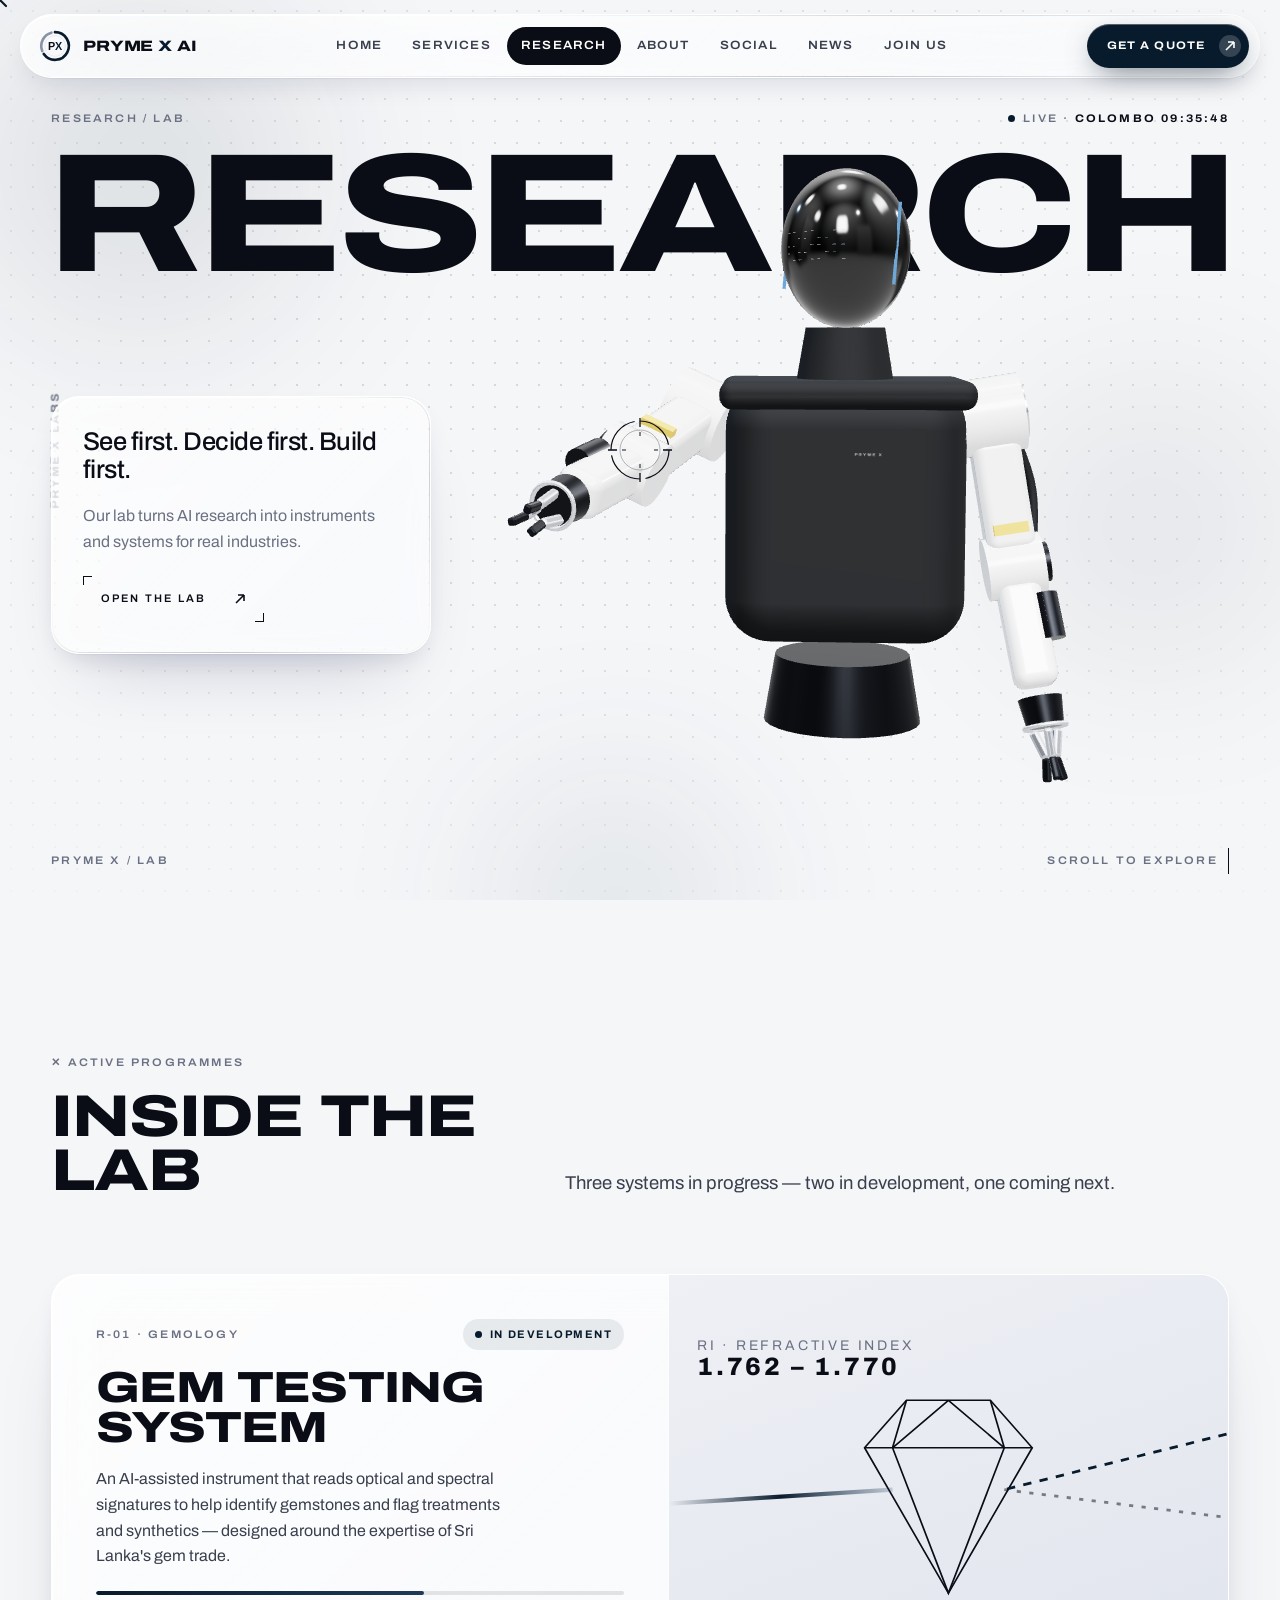
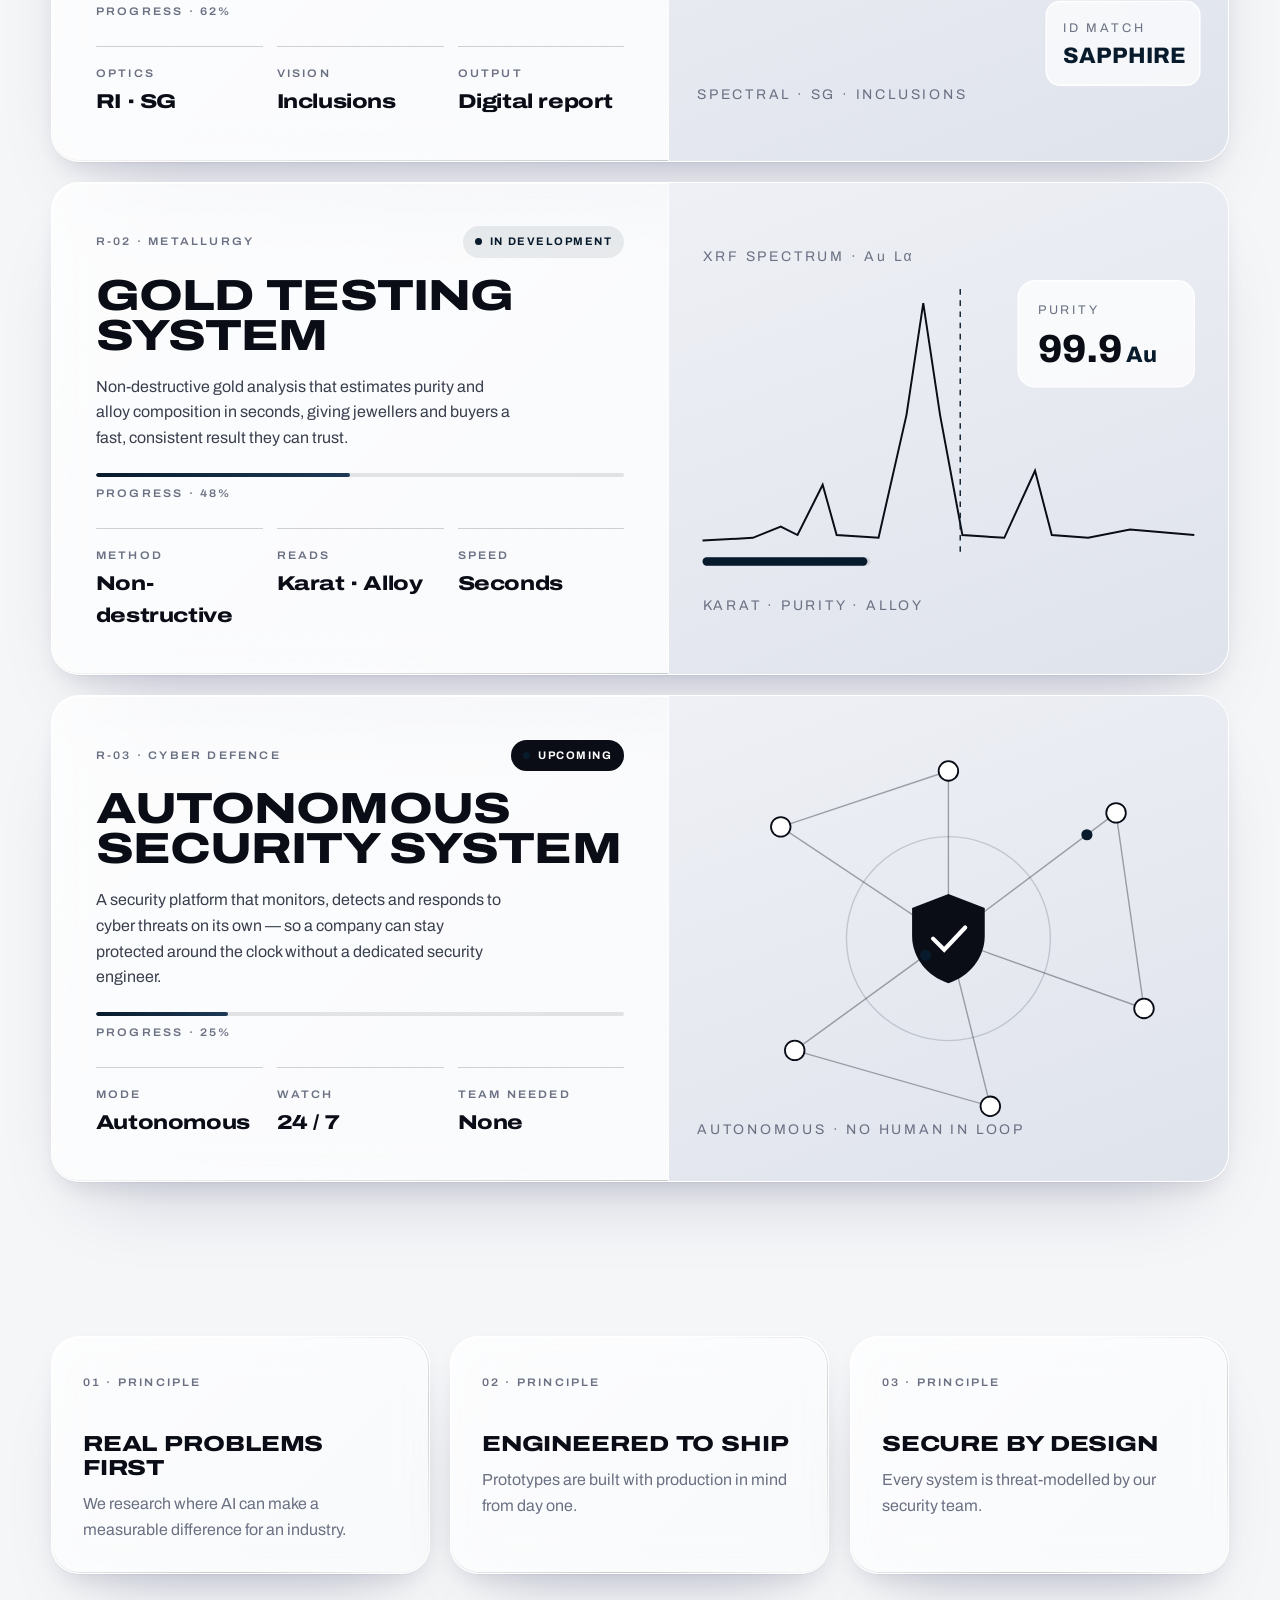
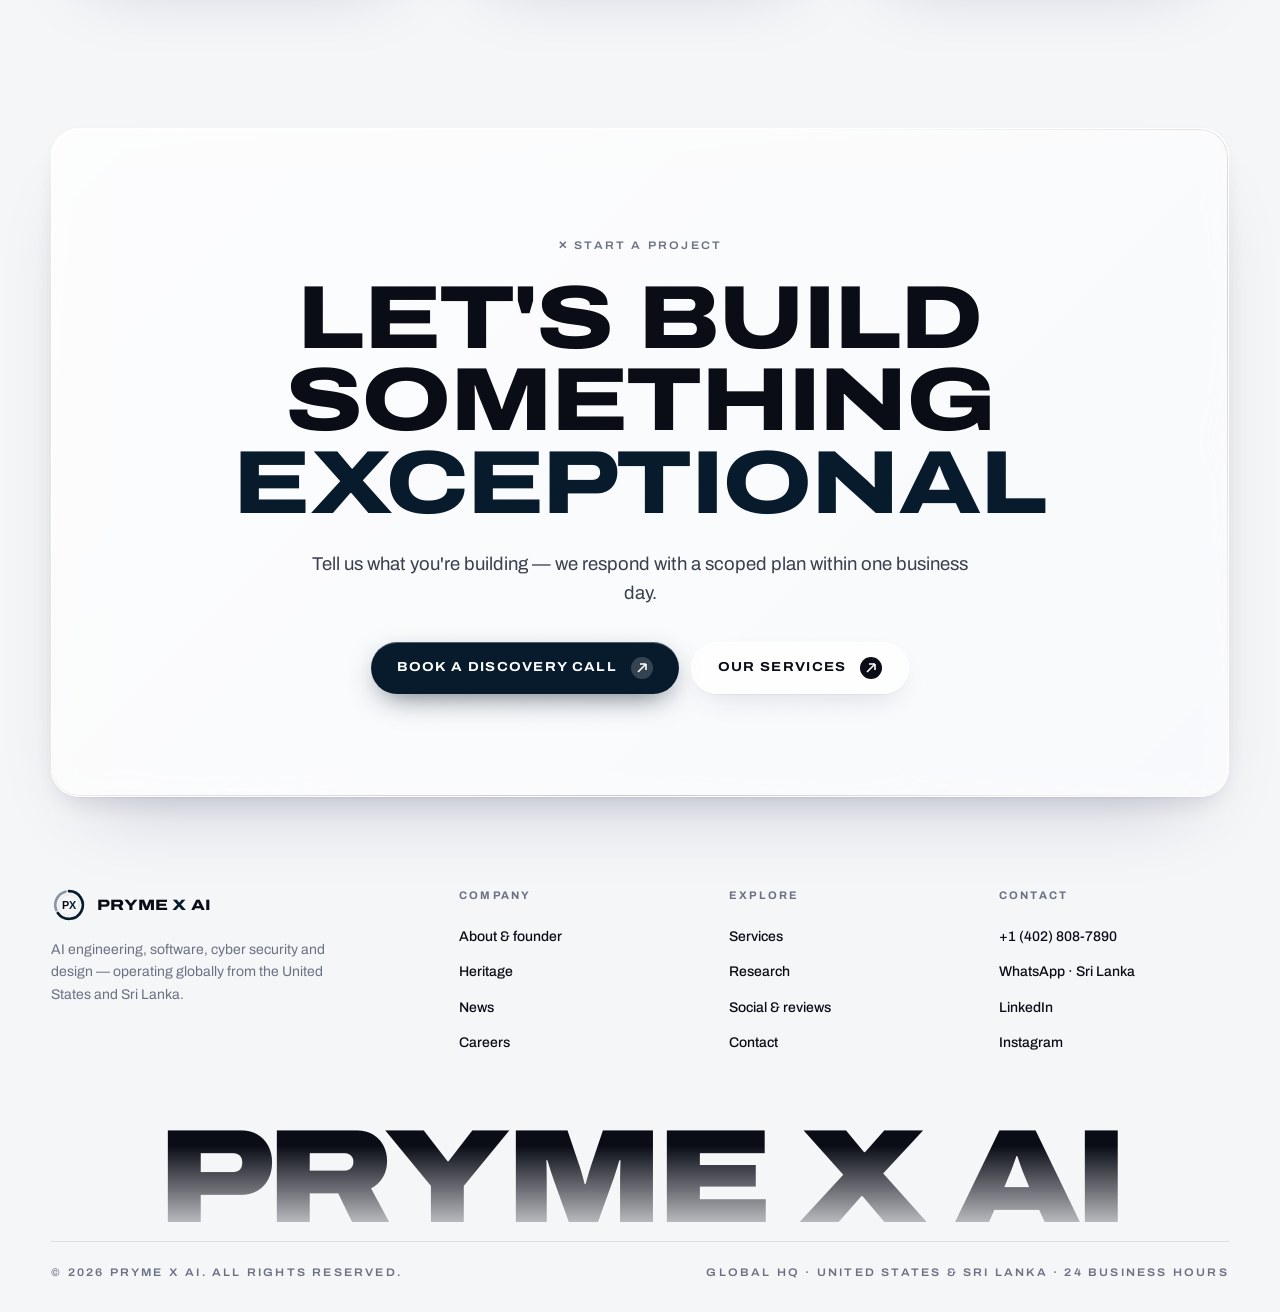
<file: research.html>
<!DOCTYPE html>
<html lang="en">
<head>
<meta charset="utf-8">
<meta name="viewport" content="width=device-width, initial-scale=1, viewport-fit=cover">
<title>Research — Pryme X AI Labs</title>
<meta name="description" content="Pryme X AI research: gem testing system, gold testing system and an autonomous cyber security platform.">
<meta name="theme-color" content="#F5F6F8">
<meta property="og:type" content="website">
<meta property="og:site_name" content="Pryme X AI">
<meta property="og:title" content="Research — Pryme X AI Labs">
<meta property="og:description" content="Pryme X AI research: gem testing system, gold testing system and an autonomous cyber security platform.">
<meta property="og:image" content="assets/img/og-image.png">
<meta name="twitter:card" content="summary_large_image">
<link rel="icon" type="image/svg+xml" href="assets/img/favicon.svg">
<link rel="icon" type="image/png" sizes="32x32" href="assets/img/favicon-32.png">
<link rel="apple-touch-icon" href="assets/img/apple-touch-icon.png">
<link rel="manifest" href="site.webmanifest">
<link rel="preload" href="assets/fonts/archivo-latin-wdth-normal.woff2" as="font" type="font/woff2" crossorigin>
<link rel="stylesheet" href="assets/css/style.css">
<script type="importmap">{"imports":{"three":"./assets/js/vendor/three.module.min.js"}}</script>
<script src="site-config.js"></script>
<script src="assets/js/main.js" defer></script>
<script type="module" src="assets/js/scenes.js"></script>
<script type="module" src="assets/ravana3d/ravana3d.js"></script>
</head>
<body data-page-id="research">
<div class="loader" aria-hidden="true">
  <div class="ld-panel ld-top"></div><div class="ld-panel ld-bot"></div>
  <div class="ld-grid"></div>
  <div class="ld-corner tl label">Pryme X / Core AI</div><div class="ld-corner tr label">Colombo · United States</div>
  <div class="ld-corner bl label">v2026.10</div><div class="ld-corner br label"><span class="ld-status">Initialising core</span></div>
  <div class="ld-center">
    <div class="ld-mark">
      <svg class="ld-ring" viewBox="0 0 200 200"><circle class="ld-track" cx="100" cy="100" r="92"/><circle class="ld-prog" cx="100" cy="100" r="92"/><g class="ld-ticks"></g></svg>
      <svg class="ld-spin" viewBox="0 0 200 200"><circle cx="100" cy="100" r="78" fill="none" stroke="#0A0C16" stroke-opacity=".25" stroke-width="1" stroke-dasharray="2 7"/><path d="M100 22 A78 78 0 0 1 178 100" fill="none" stroke="#081B2C" stroke-width="2" stroke-linecap="round"/></svg>
      <img data-logo src="assets/img/logo.svg" alt="" width="84" height="84">
    </div>
    <div class="ld-word"><span>P</span><span>R</span><span>Y</span><span>M</span><span>E</span><span class="sp"> </span><span class="x">X</span><span class="sp"> </span><span>A</span><span>I</span></div>
    <div class="ld-bar"><i></i></div>
    <div class="ld-pct"><b class="pct">000</b><span class="label">%</span></div>
  </div>
</div>
<div class="page-fade" aria-hidden="true"></div>
<div class="ambient" aria-hidden="true"><i></i><i></i><i></i></div>
<svg width="0" height="0" style="position:absolute" aria-hidden="true"><filter id="liquid" x="0" y="0" width="100%" height="100%" color-interpolation-filters="sRGB"><feTurbulence type="fractalNoise" baseFrequency="0.006 0.011" numOctaves="2" seed="11" result="n"/><feGaussianBlur in="n" stdDeviation="2.5" result="nb"/><feDisplacementMap in="SourceGraphic" in2="nb" scale="34" xChannelSelector="R" yChannelSelector="G"/></filter></svg>
<header class="nav glass liquid">
  <a class="brand" href="index.html" aria-label="Pryme X AI home"><img data-logo src="assets/img/logo.svg" alt="Pryme X AI logo" width="36" height="36"><span>PRYME <em>X</em> AI</span></a>
  <nav aria-label="Main"><ul class="nav-links"><li><a href="index.html" data-page="index">Home</a></li><li><a href="services.html" data-page="services">Services</a></li><li><a href="research.html" data-page="research">Research</a></li><li><a href="about.html" data-page="about">About</a></li><li><a href="social.html" data-page="social">Social</a></li><li><a href="news.html" data-page="news">News</a></li><li><a href="join.html" data-page="join">Join Us</a></li></ul></nav>
  <a class="btn btn-primary" href="join.html#contact" >Get a quote<span class="arr"><svg width="12" height="12" viewBox="0 0 12 12" fill="none"><path d="M2 10L10 2M10 2H4M10 2v6" stroke="currentColor" stroke-width="1.6"/></svg></span></a>
  <button class="burger" aria-label="Menu" aria-expanded="false"><span></span></button>
</header>
<div class="mnav"><a href="index.html" data-page="index">Home</a><a href="services.html" data-page="services">Services</a><a href="research.html" data-page="research">Research</a><a href="about.html" data-page="about">About</a><a href="social.html" data-page="social">Social</a><a href="news.html" data-page="news">News</a><a href="join.html" data-page="join">Join Us</a><a href="heritage.html" data-page="heritage">Heritage</a><div style="margin-top:auto"><a class="btn btn-primary" href="join.html#contact" >Get a quote<span class="arr"><svg width="12" height="12" viewBox="0 0 12 12" fill="none"><path d="M2 10L10 2M10 2H4M10 2v6" stroke="currentColor" stroke-width="1.6"/></svg></span></a></div></div>
<main>
<section class="hero">
  <div class="wrap crumbs"><span class="label">Research / Lab</span><span class="label"><span class="dot" style="display:inline-block;margin-right:8px"></span>Live · <b data-clock>Colombo</b></span></div>
  <h1 class="mega" data-scramble>RESEARCH</h1>
  <div class="stage" data-scene="full" data-offset="0.32"></div>
  <span class="side-tag label">pryme x labs</span>
  <div class="hero-card glass liquid card" style="left:var(--pad);top:44%" data-reveal data-tilt>
    <p class="title-lg">See first. Decide first. Build first.</p>
    <p class="muted" style="margin-bottom:22px">Our lab turns AI research into instruments and systems for real industries.</p>
    <a class="bracket" href="#lab">Open the lab <svg width="12" height="12" viewBox="0 0 12 12" fill="none"><path d="M2 10L10 2M10 2H4M10 2v6" stroke="currentColor" stroke-width="1.6"/></svg></a>
  </div>
  
  <div class="hero-meta"><span class="label">Pryme X / Lab</span><span class="label scroll-cue">Scroll to explore <i></i></span></div>
</section>

<section class="section" id="lab"><div class="wrap">
  <div class="section-head"><div><span class="label">✕ Active programmes</span><h2 class="h2" data-reveal>Inside the lab</h2></div><p class="lead" data-reveal style="--d:.1s">Three systems in progress — two in development, one coming next.</p></div>
  <div style="display:grid;gap:20px"><article class="glass rbox" data-reveal>
  <div class="rtext"><div style="display:flex;justify-content:space-between;align-items:center;gap:10px"><span class="label">R-01 · Gemology</span><span class="status dev"><span class="dot"></span>In development</span></div>
  <h3 class="h2">Gem testing system</h3><p>An AI-assisted instrument that reads optical and spectral signatures to help identify gemstones and flag treatments and synthetics — designed around the expertise of Sri Lanka's gem trade.</p>
  <div class="progress" style="--p:62%"><i></i></div><span class="label" style="margin-top:8px">Progress · 62%</span>
  <div class="spec"><div><span class="label">Optics</span><b>RI · SG</b></div><div><span class="label">Vision</span><b>Inclusions</b></div><div><span class="label">Output</span><b>Digital report</b></div></div></div>
  <div class="rvis"><svg viewBox="0 0 400 320" preserveAspectRatio="xMidYMid meet"><defs><linearGradient id="gb" x1="0" x2="1"><stop offset="0" stop-color="#081B2C" stop-opacity="0"/><stop offset=".5" stop-color="#081B2C"/><stop offset="1" stop-color="#1E3A56" stop-opacity=".2"/></linearGradient></defs>
<g fill="none" stroke="#0A0C16" stroke-width="1.2"><path d="M140 110l30-34h60l30 34-60 104z"/><path d="M140 110h120M170 76l-10 34 40 104 40-104-10-34M200 76l-40 34M200 76l40 34"/></g>
<path d="M0 150 L160 140" stroke="url(#gb)" stroke-width="3"/><g stroke-width="2" fill="none"><path d="M240 140 L400 100" stroke="#081B2C" stroke-dasharray="6 6"><animate attributeName="stroke-dashoffset" from="0" to="-24" dur="1s" repeatCount="indefinite"/></path><path d="M240 140 L400 160" stroke="#0A0C16" stroke-opacity=".5" stroke-dasharray="3 6"/></g>
<g font-family="Archivo,Arial" font-size="10" letter-spacing="2" fill="#6B7183"><text x="20" y="40">RI · REFRACTIVE INDEX</text><text x="20" y="58" fill="#0A0C16" font-size="18" font-weight="800">1.762 – 1.770</text><text x="20" y="290">SPECTRAL · SG · INCLUSIONS</text></g>
<g transform="translate(270 220)"><rect width="110" height="60" rx="10" fill="#fff" fill-opacity=".7" stroke="#fff"/><text x="12" y="22" font-family="Archivo,Arial" font-size="9" letter-spacing="2" fill="#6B7183">ID MATCH</text><text x="12" y="44" font-family="Archivo,Arial" font-size="16" font-weight="800" fill="#081B2C">SAPPHIRE</text></g></svg></div></article><article class="glass rbox" data-reveal>
  <div class="rtext"><div style="display:flex;justify-content:space-between;align-items:center;gap:10px"><span class="label">R-02 · Metallurgy</span><span class="status dev"><span class="dot"></span>In development</span></div>
  <h3 class="h2">Gold testing system</h3><p>Non-destructive gold analysis that estimates purity and alloy composition in seconds, giving jewellers and buyers a fast, consistent result they can trust.</p>
  <div class="progress" style="--p:48%"><i></i></div><span class="label" style="margin-top:8px">Progress · 48%</span>
  <div class="spec"><div><span class="label">Method</span><b>Non-destructive</b></div><div><span class="label">Reads</span><b>Karat · Alloy</b></div><div><span class="label">Speed</span><b>Seconds</b></div></div></div>
  <div class="rvis"><svg viewBox="0 0 400 320" preserveAspectRatio="xMidYMid meet"><g font-family="Archivo,Arial" fill="#6B7183" font-size="10" letter-spacing="2"><text x="24" y="40">XRF SPECTRUM · Au Lα</text><text x="24" y="290">KARAT · PURITY · ALLOY</text></g>
<polyline fill="none" stroke="#0A0C16" stroke-width="1.4" points="24,240 60,238 80,230 92,236 110,200 120,236 150,238 170,150 182,70 194,150 210,236 240,238 262,190 274,236 300,238 330,232 376,236"/>
<line x1="182" y1="60" x2="182" y2="250" stroke="#081B2C" stroke-dasharray="4 4"><animate attributeName="x1" values="150;210;182" dur="3s" repeatCount="indefinite"/><animate attributeName="x2" values="150;210;182" dur="3s" repeatCount="indefinite"/></line>
<g transform="translate(250 54)"><rect width="126" height="76" rx="12" fill="#fff" fill-opacity=".75" stroke="#fff"/><text x="14" y="24" font-family="Archivo,Arial" font-size="9" letter-spacing="2" fill="#6B7183">PURITY</text><text x="14" y="58" font-family="Archivo,Arial" font-size="28" font-weight="800" fill="#0A0C16">99.9<tspan fill="#081B2C" font-size="16"> Au</tspan></text></g>
<g transform="translate(24 252)"><rect width="120" height="6" rx="3" fill="#0A0C16" fill-opacity=".1"/><rect width="118" height="6" rx="3" fill="#081B2C"><animate attributeName="width" values="0;118" dur="2.4s" fill="freeze"/></rect></g></svg></div></article><article class="glass rbox" data-reveal>
  <div class="rtext"><div style="display:flex;justify-content:space-between;align-items:center;gap:10px"><span class="label">R-03 · Cyber defence</span><span class="status soon"><span class="dot"></span>Upcoming</span></div>
  <h3 class="h2">Autonomous security system</h3><p>A security platform that monitors, detects and responds to cyber threats on its own — so a company can stay protected around the clock without a dedicated security engineer.</p>
  <div class="progress" style="--p:25%"><i></i></div><span class="label" style="margin-top:8px">Progress · 25%</span>
  <div class="spec"><div><span class="label">Mode</span><b>Autonomous</b></div><div><span class="label">Watch</span><b>24 / 7</b></div><div><span class="label">Team needed</span><b>None</b></div></div></div>
  <div class="rvis"><svg viewBox="0 0 400 320" preserveAspectRatio="xMidYMid meet"><g stroke="#0A0C16" stroke-opacity=".35" stroke-width="1"><path d="M200 160L80 80M200 160L320 70M200 160L340 210M200 160L90 240M200 160L200 40M200 160L230 280M80 80L200 40M320 70L340 210M90 240L230 280"/></g>
<g fill="#fff" stroke="#0A0C16" stroke-width="1.3"><circle cx="80" cy="80" r="7"/><circle cx="320" cy="70" r="7"/><circle cx="340" cy="210" r="7"/><circle cx="90" cy="240" r="7"/><circle cx="200" cy="40" r="7"/><circle cx="230" cy="280" r="7"/></g>
<circle cx="200" cy="160" r="54" fill="none" stroke="#081B2C" stroke-opacity=".3"><animate attributeName="r" values="40;90" dur="2.4s" repeatCount="indefinite"/><animate attributeName="stroke-opacity" values=".5;0" dur="2.4s" repeatCount="indefinite"/></circle>
<path d="M200 128l26 10v20c0 16-11 29-26 34-15-5-26-18-26-34v-20z" fill="#0A0C16"/><path d="M189 160l8 8 15-16" stroke="#fff" stroke-width="3" fill="none" stroke-linecap="round"/>
<circle r="4" fill="#081B2C"><animateMotion dur="2.2s" repeatCount="indefinite" path="M320 70L200 160"/></circle><circle r="4" fill="#081B2C"><animateMotion dur="2.8s" repeatCount="indefinite" path="M90 240L200 160"/></circle>
<g font-family="Archivo,Arial" font-size="10" letter-spacing="2" fill="#6B7183"><text x="20" y="300">AUTONOMOUS · NO HUMAN IN LOOP</text></g></svg></div></article></div>
</div></section>
<section class="section" style="padding-top:0"><div class="wrap grid-3">
  <div class="glass card" data-reveal data-tilt><span class="label">01 · Principle</span><h3 class="h3" style="margin:40px 0 10px">Real problems first</h3><p class="muted">We research where AI can make a measurable difference for an industry.</p></div>
  <div class="glass card" data-reveal data-tilt style="--d:.08s"><span class="label">02 · Principle</span><h3 class="h3" style="margin:40px 0 10px">Engineered to ship</h3><p class="muted">Prototypes are built with production in mind from day one.</p></div>
  <div class="glass card" data-reveal data-tilt style="--d:.16s"><span class="label">03 · Principle</span><h3 class="h3" style="margin:40px 0 10px">Secure by design</h3><p class="muted">Every system is threat-modelled by our security team.</p></div>
</div></section>

</main>
<section class="wrap" style="padding-bottom:20px">
  <div class="cta glass liquid" data-reveal>
    <span class="label">✕ Start a project</span>
    <h2 class="h1">Let's build something <span class="blue">exceptional</span></h2>
    <p class="lead">Tell us what you're building — we respond with a scoped plan within one business day.</p>
    <div class="btn-row"><a class="btn btn-primary" href="join.html#contact" >Book a discovery call<span class="arr"><svg width="12" height="12" viewBox="0 0 12 12" fill="none"><path d="M2 10L10 2M10 2H4M10 2v6" stroke="currentColor" stroke-width="1.6"/></svg></span></a><a class="btn btn-glass" href="services.html" >Our services<span class="arr"><svg width="12" height="12" viewBox="0 0 12 12" fill="none"><path d="M2 10L10 2M10 2H4M10 2v6" stroke="currentColor" stroke-width="1.6"/></svg></span></a></div>
  </div>
</section>
<footer>
  <div class="wrap">
    <div class="foot">
      <div>
        <a class="brand" href="index.html"><img data-logo src="assets/img/logo.svg" alt="Pryme X AI logo" width="36" height="36"><span>PRYME <em>X</em> AI</span></a>
        <p>AI engineering, software, cyber security and design — operating globally from the United States and Sri Lanka.</p>
      </div>
      <div><h4>Company</h4><ul><li><a href="about.html">About &amp; founder</a></li><li><a href="heritage.html">Heritage</a></li><li><a href="news.html">News</a></li><li><a href="join.html">Careers</a></li></ul></div>
      <div><h4>Explore</h4><ul><li><a href="services.html">Services</a></li><li><a href="research.html">Research</a></li><li><a href="social.html">Social &amp; reviews</a></li><li><a href="join.html#contact">Contact</a></li></ul></div>
      <div><h4>Contact</h4><ul><li><a data-phone-us href="tel:+14028087890">+1 (402) 808-7890</a></li><li><a data-wa href="https://wa.me/94740875089" target="_blank" rel="noopener">WhatsApp · Sri Lanka</a></li><li><a href="https://www.linkedin.com/in/yasiru-nethshan-gunasinghe-990766284/" target="_blank" rel="noopener">LinkedIn</a></li><li><a href="https://www.instagram.com/prymexai/" target="_blank" rel="noopener">Instagram</a></li></ul></div>
    </div>
    <div class="foot-mega" aria-hidden="true">PRYME X AI</div>
    <div class="foot-bottom"><span class="label">© <span data-year>2026</span> Pryme X AI. All rights reserved.</span><span class="label">Global HQ · United States &amp; Sri Lanka · 24 business hours</span></div>
  </div>
</footer>
</body>
</html>
</file>
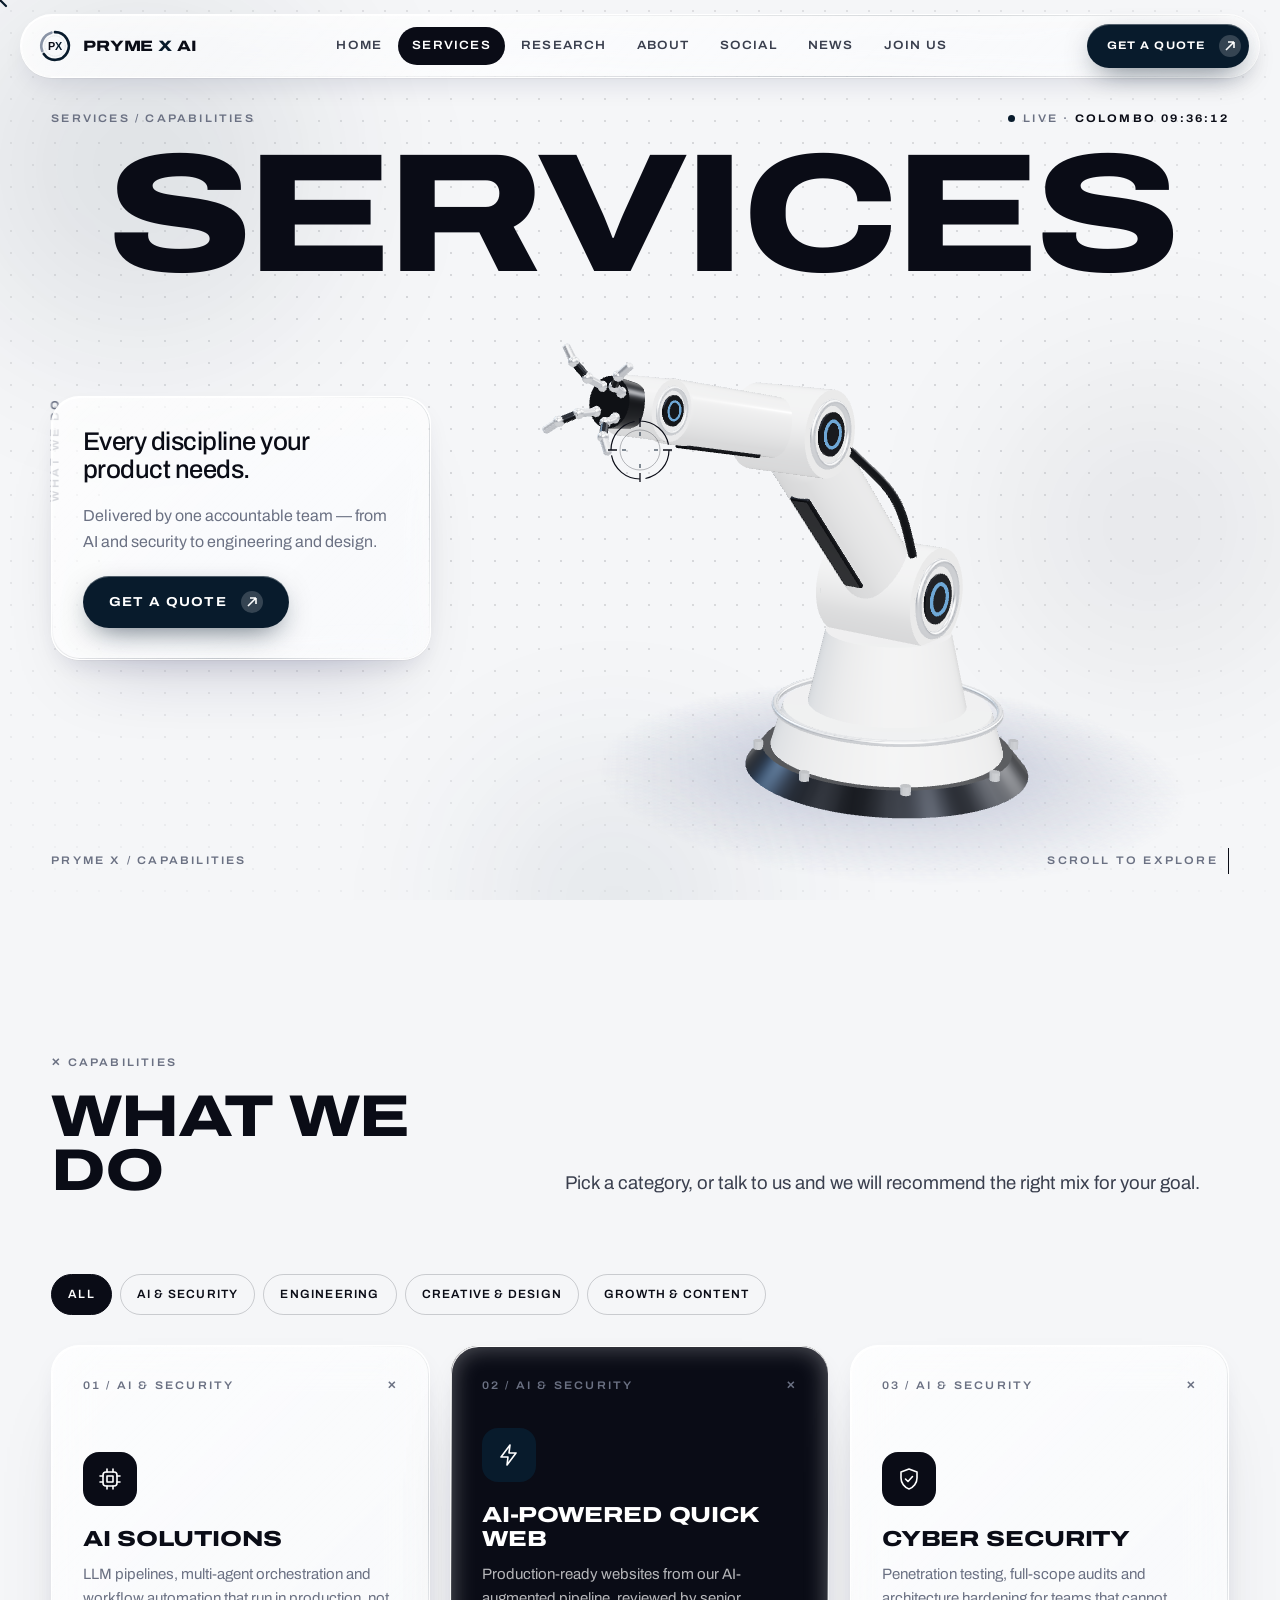
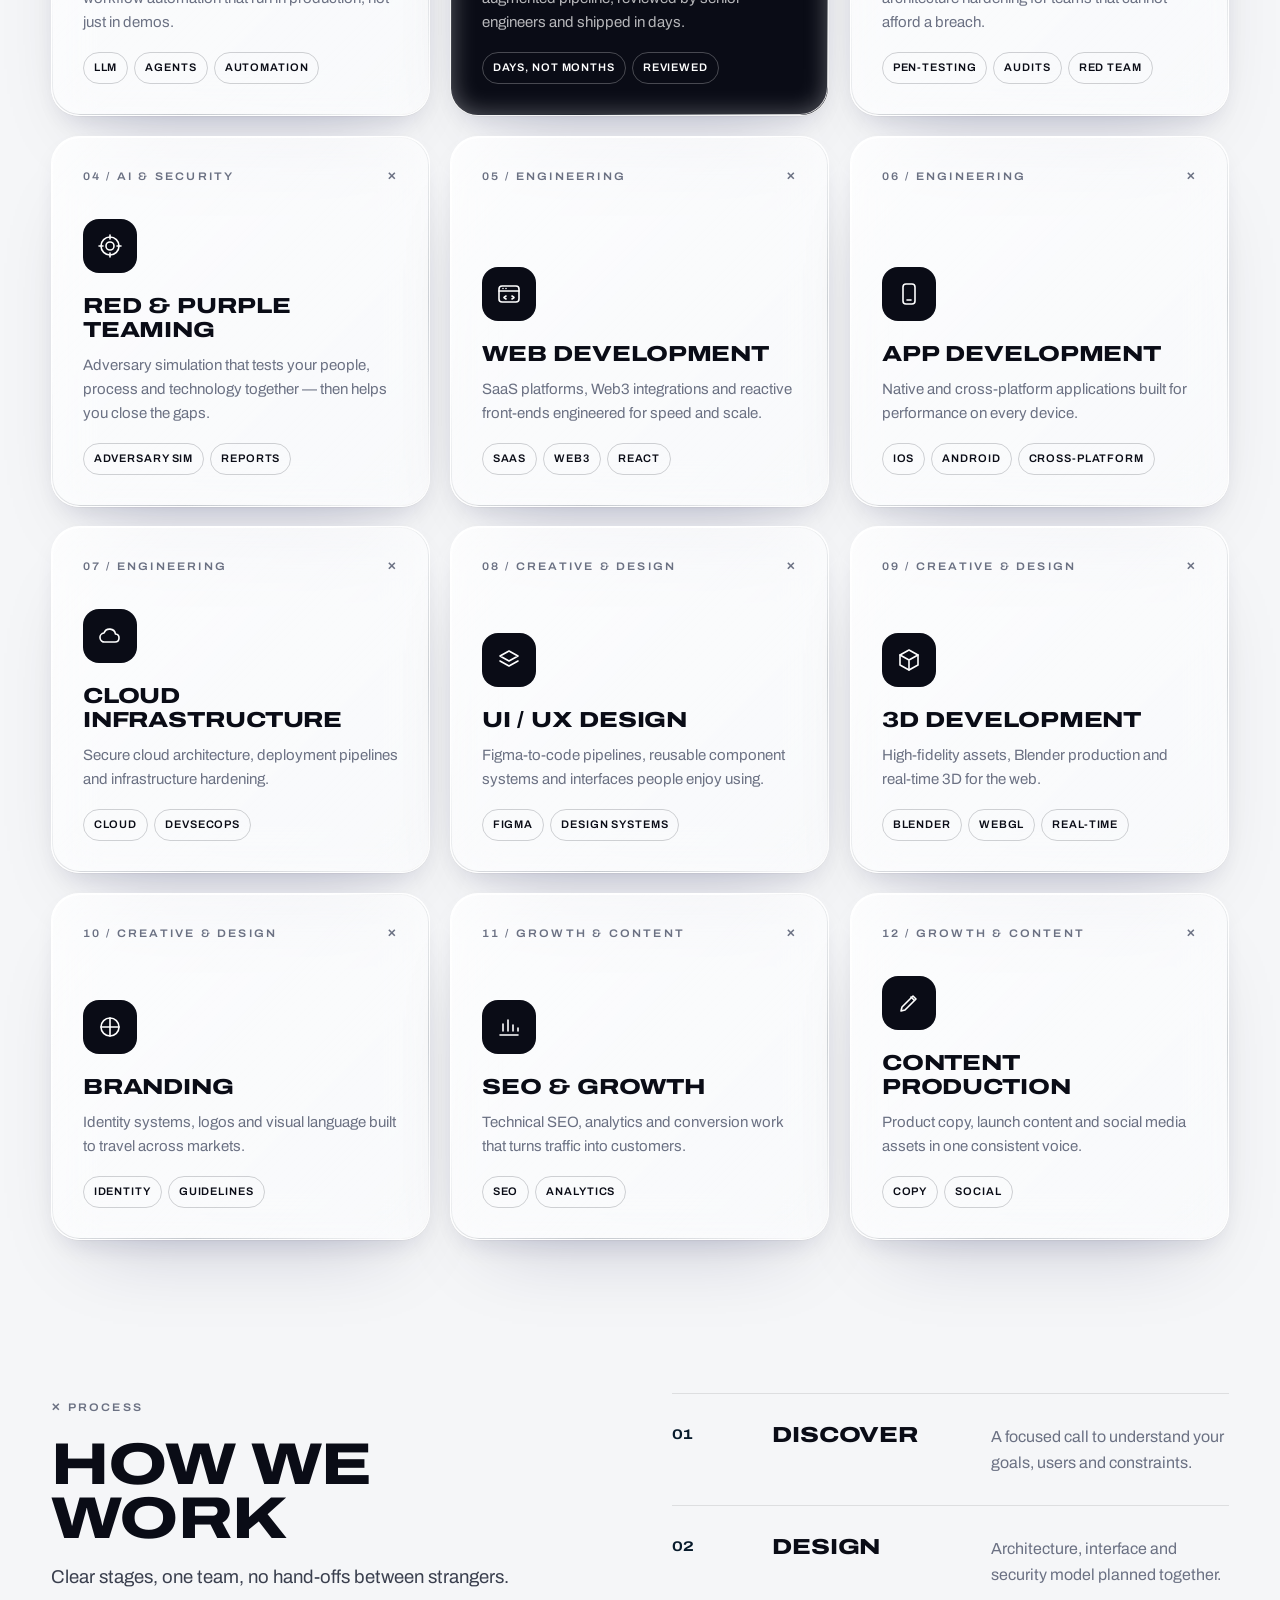
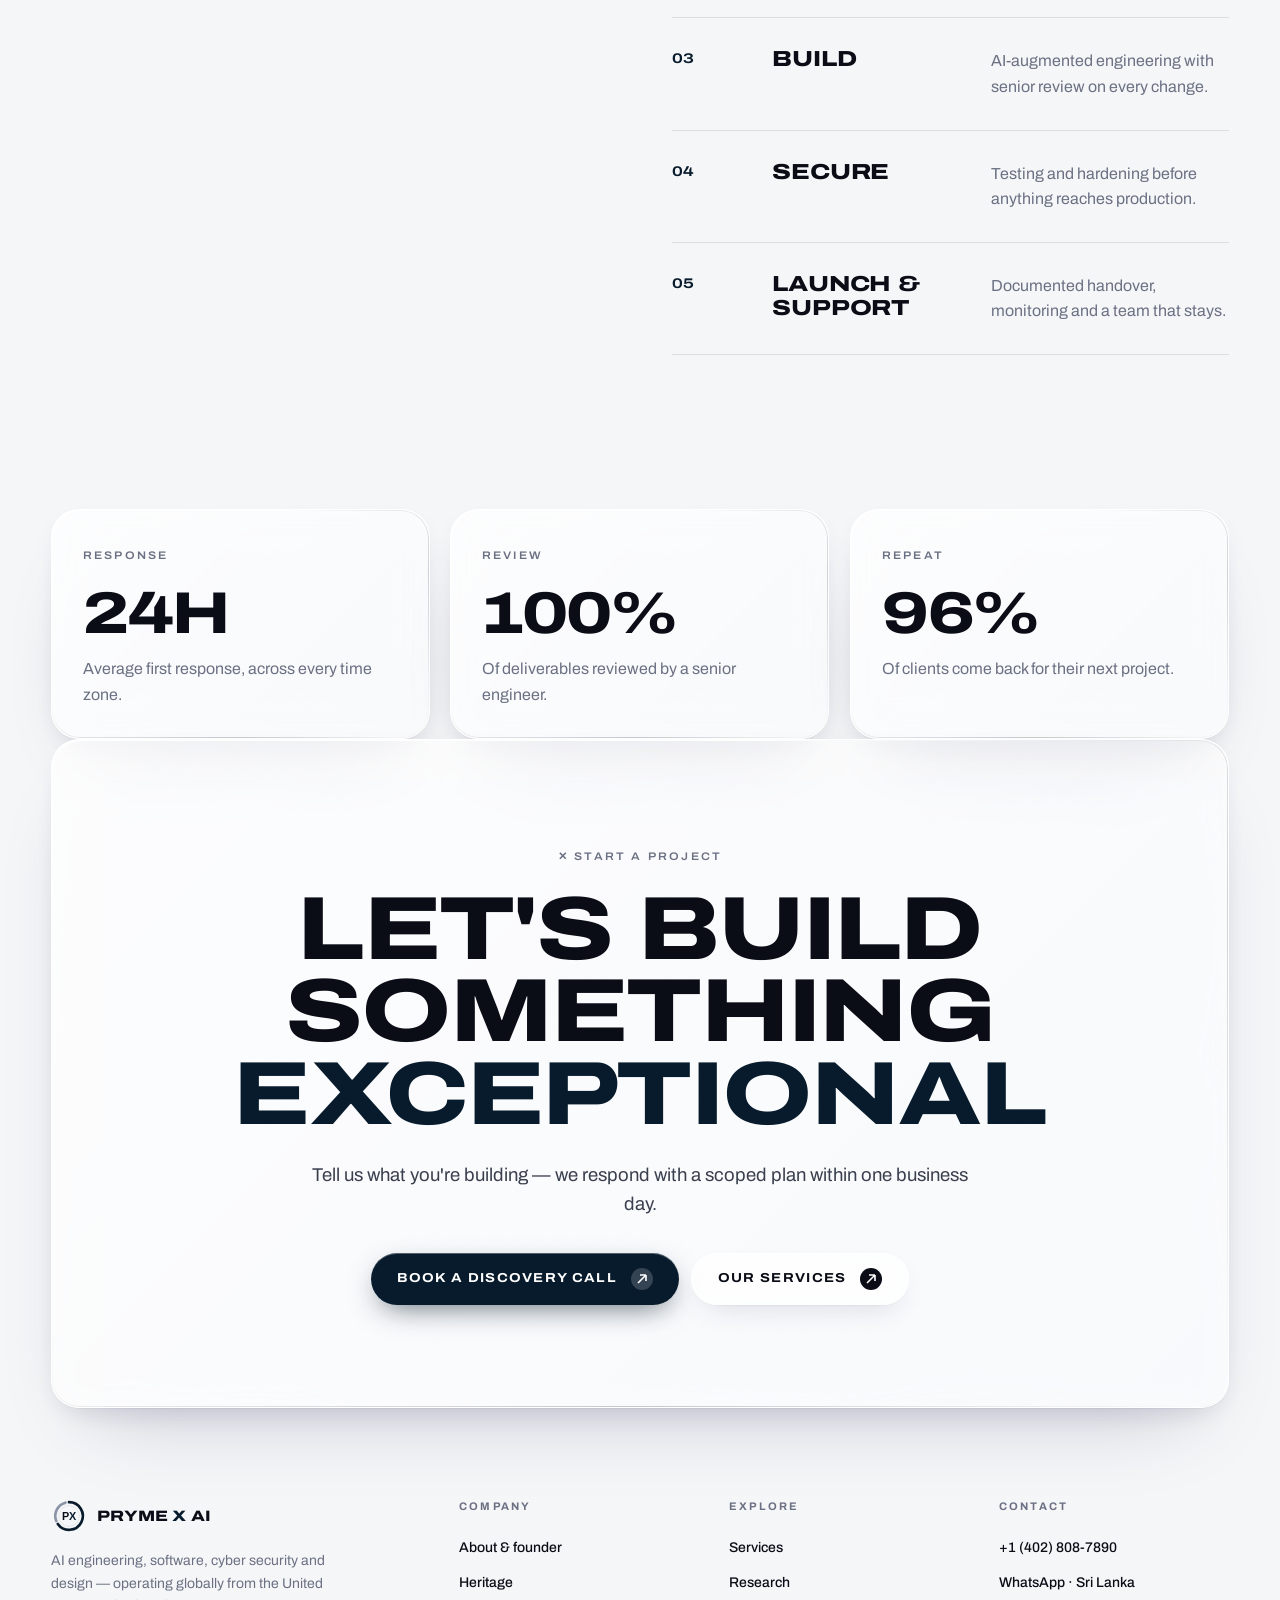
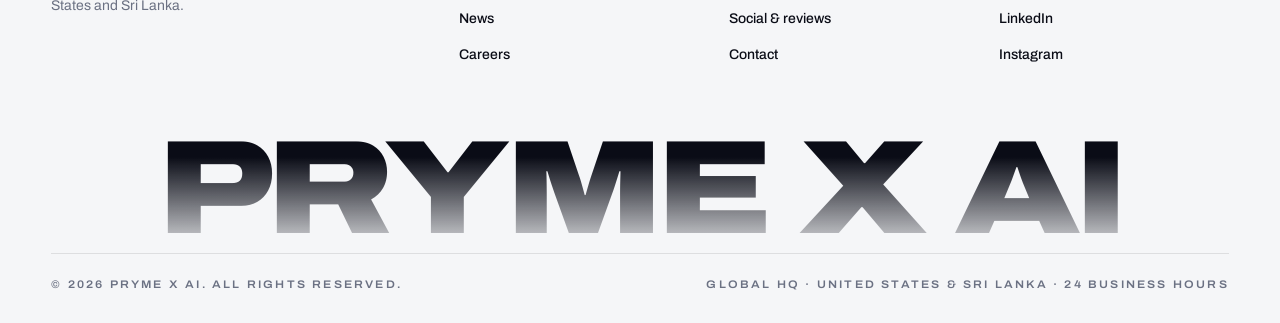
<file: services.html>
<!DOCTYPE html>
<html lang="en">
<head>
<meta charset="utf-8">
<meta name="viewport" content="width=device-width, initial-scale=1, viewport-fit=cover">
<title>Services — Pryme X AI</title>
<meta name="description" content="AI solutions, cyber security, web and app development, UI/UX, 3D and growth services from Pryme X AI.">
<meta name="theme-color" content="#F5F6F8">
<meta property="og:type" content="website">
<meta property="og:site_name" content="Pryme X AI">
<meta property="og:title" content="Services — Pryme X AI">
<meta property="og:description" content="AI solutions, cyber security, web and app development, UI/UX, 3D and growth services from Pryme X AI.">
<meta property="og:image" content="assets/img/og-image.png">
<meta name="twitter:card" content="summary_large_image">
<link rel="icon" type="image/svg+xml" href="assets/img/favicon.svg">
<link rel="icon" type="image/png" sizes="32x32" href="assets/img/favicon-32.png">
<link rel="apple-touch-icon" href="assets/img/apple-touch-icon.png">
<link rel="manifest" href="site.webmanifest">
<link rel="preload" href="assets/fonts/archivo-latin-wdth-normal.woff2" as="font" type="font/woff2" crossorigin>
<link rel="stylesheet" href="assets/css/style.css">
<script type="importmap">{"imports":{"three":"./assets/js/vendor/three.module.min.js"}}</script>
<script src="site-config.js"></script>
<script src="assets/js/main.js" defer></script>
<script type="module" src="assets/js/scenes.js"></script>
<script type="module" src="assets/ravana3d/ravana3d.js"></script>
</head>
<body data-page-id="services">
<div class="loader" aria-hidden="true">
  <div class="ld-panel ld-top"></div><div class="ld-panel ld-bot"></div>
  <div class="ld-grid"></div>
  <div class="ld-corner tl label">Pryme X / Core AI</div><div class="ld-corner tr label">Colombo · United States</div>
  <div class="ld-corner bl label">v2026.10</div><div class="ld-corner br label"><span class="ld-status">Initialising core</span></div>
  <div class="ld-center">
    <div class="ld-mark">
      <svg class="ld-ring" viewBox="0 0 200 200"><circle class="ld-track" cx="100" cy="100" r="92"/><circle class="ld-prog" cx="100" cy="100" r="92"/><g class="ld-ticks"></g></svg>
      <svg class="ld-spin" viewBox="0 0 200 200"><circle cx="100" cy="100" r="78" fill="none" stroke="#0A0C16" stroke-opacity=".25" stroke-width="1" stroke-dasharray="2 7"/><path d="M100 22 A78 78 0 0 1 178 100" fill="none" stroke="#081B2C" stroke-width="2" stroke-linecap="round"/></svg>
      <img data-logo src="assets/img/logo.svg" alt="" width="84" height="84">
    </div>
    <div class="ld-word"><span>P</span><span>R</span><span>Y</span><span>M</span><span>E</span><span class="sp"> </span><span class="x">X</span><span class="sp"> </span><span>A</span><span>I</span></div>
    <div class="ld-bar"><i></i></div>
    <div class="ld-pct"><b class="pct">000</b><span class="label">%</span></div>
  </div>
</div>
<div class="page-fade" aria-hidden="true"></div>
<div class="ambient" aria-hidden="true"><i></i><i></i><i></i></div>
<svg width="0" height="0" style="position:absolute" aria-hidden="true"><filter id="liquid" x="0" y="0" width="100%" height="100%" color-interpolation-filters="sRGB"><feTurbulence type="fractalNoise" baseFrequency="0.006 0.011" numOctaves="2" seed="11" result="n"/><feGaussianBlur in="n" stdDeviation="2.5" result="nb"/><feDisplacementMap in="SourceGraphic" in2="nb" scale="34" xChannelSelector="R" yChannelSelector="G"/></filter></svg>
<header class="nav glass liquid">
  <a class="brand" href="index.html" aria-label="Pryme X AI home"><img data-logo src="assets/img/logo.svg" alt="Pryme X AI logo" width="36" height="36"><span>PRYME <em>X</em> AI</span></a>
  <nav aria-label="Main"><ul class="nav-links"><li><a href="index.html" data-page="index">Home</a></li><li><a href="services.html" data-page="services">Services</a></li><li><a href="research.html" data-page="research">Research</a></li><li><a href="about.html" data-page="about">About</a></li><li><a href="social.html" data-page="social">Social</a></li><li><a href="news.html" data-page="news">News</a></li><li><a href="join.html" data-page="join">Join Us</a></li></ul></nav>
  <a class="btn btn-primary" href="join.html#contact" >Get a quote<span class="arr"><svg width="12" height="12" viewBox="0 0 12 12" fill="none"><path d="M2 10L10 2M10 2H4M10 2v6" stroke="currentColor" stroke-width="1.6"/></svg></span></a>
  <button class="burger" aria-label="Menu" aria-expanded="false"><span></span></button>
</header>
<div class="mnav"><a href="index.html" data-page="index">Home</a><a href="services.html" data-page="services">Services</a><a href="research.html" data-page="research">Research</a><a href="about.html" data-page="about">About</a><a href="social.html" data-page="social">Social</a><a href="news.html" data-page="news">News</a><a href="join.html" data-page="join">Join Us</a><a href="heritage.html" data-page="heritage">Heritage</a><div style="margin-top:auto"><a class="btn btn-primary" href="join.html#contact" >Get a quote<span class="arr"><svg width="12" height="12" viewBox="0 0 12 12" fill="none"><path d="M2 10L10 2M10 2H4M10 2v6" stroke="currentColor" stroke-width="1.6"/></svg></span></a></div></div>
<main>
<section class="hero">
  <div class="wrap crumbs"><span class="label">Services / Capabilities</span><span class="label"><span class="dot" style="display:inline-block;margin-right:8px"></span>Live · <b data-clock>Colombo</b></span></div>
  <h1 class="mega" data-scramble>SERVICES</h1>
  <div class="stage" data-scene="arm"></div>
  <span class="side-tag label">what we do</span>
  <div class="hero-card glass liquid card" style="left:var(--pad);top:44%" data-reveal data-tilt>
    <p class="title-lg">Every discipline your product needs.</p>
    <p class="muted" style="margin-bottom:22px">Delivered by one accountable team — from AI and security to engineering and design.</p>
    <a class="btn btn-primary" href="join.html#contact" >Get a quote<span class="arr"><svg width="12" height="12" viewBox="0 0 12 12" fill="none"><path d="M2 10L10 2M10 2H4M10 2v6" stroke="currentColor" stroke-width="1.6"/></svg></span></a>
  </div>
  
  <div class="hero-meta"><span class="label">Pryme X / Capabilities</span><span class="label scroll-cue">Scroll to explore <i></i></span></div>
</section>

<section class="section"><div class="wrap">
  <div class="section-head"><div><span class="label">✕ Capabilities</span><h2 class="h2" data-reveal>What we do</h2></div><p class="lead" data-reveal style="--d:.1s">Pick a category, or talk to us and we will recommend the right mix for your goal.</p></div>
  <div class="filters"><button class="on" data-f="all">All</button><button data-f="AI & Security">AI & Security</button><button data-f="Engineering">Engineering</button><button data-f="Creative & Design">Creative & Design</button><button data-f="Growth & Content">Growth & Content</button></div>
  <div class="grid-3"><article class="glass card svc" data-cat="AI & Security" data-reveal data-tilt style="--d:0.0s">
  <div class="idx"><span class="label">01 / AI & Security</span><span class="label">✕</span></div>
  <div class="ico"><svg viewBox="0 0 24 24" fill="none" stroke="currentColor" stroke-width="1.6" stroke-linecap="round" stroke-linejoin="round" aria-hidden="true"><rect x="5" y="5" width="14" height="14" rx="3"/><path d="M9 9h6v6H9zM9 2v3M15 2v3M9 19v3M15 19v3M2 9h3M2 15h3M19 9h3M19 15h3"/></svg></div><h3 class="h3">AI Solutions</h3><p>LLM pipelines, multi-agent orchestration and workflow automation that run in production, not just in demos.</p><div class="tags"><span>LLM</span><span>Agents</span><span>Automation</span></div></article><article class="glass card svc feature" data-cat="AI & Security" data-reveal data-tilt style="--d:0.08s">
  <div class="idx"><span class="label">02 / AI & Security</span><span class="label">✕</span></div>
  <div class="ico"><svg viewBox="0 0 24 24" fill="none" stroke="currentColor" stroke-width="1.6" stroke-linecap="round" stroke-linejoin="round" aria-hidden="true"><path d="M13 2L4 14h7l-1 8 9-12h-7z"/></svg></div><h3 class="h3">AI-Powered Quick Web</h3><p>Production-ready websites from our AI-augmented pipeline, reviewed by senior engineers and shipped in days.</p><div class="tags"><span>Days, not months</span><span>Reviewed</span></div></article><article class="glass card svc" data-cat="AI & Security" data-reveal data-tilt style="--d:0.16s">
  <div class="idx"><span class="label">03 / AI & Security</span><span class="label">✕</span></div>
  <div class="ico"><svg viewBox="0 0 24 24" fill="none" stroke="currentColor" stroke-width="1.6" stroke-linecap="round" stroke-linejoin="round" aria-hidden="true"><path d="M12 2l8 3v6c0 5-3.4 9.4-8 11-4.6-1.6-8-6-8-11V5z"/><path d="M8.5 12l2.5 2.5 4.5-5"/></svg></div><h3 class="h3">Cyber Security</h3><p>Penetration testing, full-scope audits and architecture hardening for teams that cannot afford a breach.</p><div class="tags"><span>Pen-testing</span><span>Audits</span><span>Red team</span></div></article><article class="glass card svc" data-cat="AI & Security" data-reveal data-tilt style="--d:0.0s">
  <div class="idx"><span class="label">04 / AI & Security</span><span class="label">✕</span></div>
  <div class="ico"><svg viewBox="0 0 24 24" fill="none" stroke="currentColor" stroke-width="1.6" stroke-linecap="round" stroke-linejoin="round" aria-hidden="true"><circle cx="12" cy="12" r="9"/><circle cx="12" cy="12" r="4"/><path d="M12 1v4M12 19v4M1 12h4M19 12h4"/></svg></div><h3 class="h3">Red & Purple Teaming</h3><p>Adversary simulation that tests your people, process and technology together — then helps you close the gaps.</p><div class="tags"><span>Adversary sim</span><span>Reports</span></div></article><article class="glass card svc" data-cat="Engineering" data-reveal data-tilt style="--d:0.08s">
  <div class="idx"><span class="label">05 / Engineering</span><span class="label">✕</span></div>
  <div class="ico"><svg viewBox="0 0 24 24" fill="none" stroke="currentColor" stroke-width="1.6" stroke-linecap="round" stroke-linejoin="round" aria-hidden="true"><rect x="2" y="4" width="20" height="16" rx="3"/><path d="M2 9h20M6 6.5h.01M9 6.5h.01"/><path d="M9 14l-2 1.5L9 17M15 14l2 1.5-2 1.5"/></svg></div><h3 class="h3">Web Development</h3><p>SaaS platforms, Web3 integrations and reactive front-ends engineered for speed and scale.</p><div class="tags"><span>SaaS</span><span>Web3</span><span>React</span></div></article><article class="glass card svc" data-cat="Engineering" data-reveal data-tilt style="--d:0.16s">
  <div class="idx"><span class="label">06 / Engineering</span><span class="label">✕</span></div>
  <div class="ico"><svg viewBox="0 0 24 24" fill="none" stroke="currentColor" stroke-width="1.6" stroke-linecap="round" stroke-linejoin="round" aria-hidden="true"><rect x="6" y="2" width="12" height="20" rx="3"/><path d="M10 18h4"/></svg></div><h3 class="h3">App Development</h3><p>Native and cross-platform applications built for performance on every device.</p><div class="tags"><span>iOS</span><span>Android</span><span>Cross-platform</span></div></article><article class="glass card svc" data-cat="Engineering" data-reveal data-tilt style="--d:0.0s">
  <div class="idx"><span class="label">07 / Engineering</span><span class="label">✕</span></div>
  <div class="ico"><svg viewBox="0 0 24 24" fill="none" stroke="currentColor" stroke-width="1.6" stroke-linecap="round" stroke-linejoin="round" aria-hidden="true"><path d="M7 18h10a4 4 0 0 0 .5-7.97A6 6 0 0 0 6 9a4.5 4.5 0 0 0 1 9z"/></svg></div><h3 class="h3">Cloud Infrastructure</h3><p>Secure cloud architecture, deployment pipelines and infrastructure hardening.</p><div class="tags"><span>Cloud</span><span>DevSecOps</span></div></article><article class="glass card svc" data-cat="Creative & Design" data-reveal data-tilt style="--d:0.08s">
  <div class="idx"><span class="label">08 / Creative & Design</span><span class="label">✕</span></div>
  <div class="ico"><svg viewBox="0 0 24 24" fill="none" stroke="currentColor" stroke-width="1.6" stroke-linecap="round" stroke-linejoin="round" aria-hidden="true"><path d="M12 3l9 5-9 5-9-5z"/><path d="M3 13l9 5 9-5"/></svg></div><h3 class="h3">UI / UX Design</h3><p>Figma-to-code pipelines, reusable component systems and interfaces people enjoy using.</p><div class="tags"><span>Figma</span><span>Design systems</span></div></article><article class="glass card svc" data-cat="Creative & Design" data-reveal data-tilt style="--d:0.16s">
  <div class="idx"><span class="label">09 / Creative & Design</span><span class="label">✕</span></div>
  <div class="ico"><svg viewBox="0 0 24 24" fill="none" stroke="currentColor" stroke-width="1.6" stroke-linecap="round" stroke-linejoin="round" aria-hidden="true"><path d="M12 2l9 5v10l-9 5-9-5V7z"/><path d="M12 12l9-5M12 12v10M12 12L3 7"/></svg></div><h3 class="h3">3D Development</h3><p>High-fidelity assets, Blender production and real-time 3D for the web.</p><div class="tags"><span>Blender</span><span>WebGL</span><span>Real-time</span></div></article><article class="glass card svc" data-cat="Creative & Design" data-reveal data-tilt style="--d:0.0s">
  <div class="idx"><span class="label">10 / Creative & Design</span><span class="label">✕</span></div>
  <div class="ico"><svg viewBox="0 0 24 24" fill="none" stroke="currentColor" stroke-width="1.6" stroke-linecap="round" stroke-linejoin="round" aria-hidden="true"><circle cx="12" cy="12" r="9"/><path d="M12 3v18M3 12h18"/></svg></div><h3 class="h3">Branding</h3><p>Identity systems, logos and visual language built to travel across markets.</p><div class="tags"><span>Identity</span><span>Guidelines</span></div></article><article class="glass card svc" data-cat="Growth & Content" data-reveal data-tilt style="--d:0.08s">
  <div class="idx"><span class="label">11 / Growth & Content</span><span class="label">✕</span></div>
  <div class="ico"><svg viewBox="0 0 24 24" fill="none" stroke="currentColor" stroke-width="1.6" stroke-linecap="round" stroke-linejoin="round" aria-hidden="true"><path d="M3 20h18M6 16V9M11 16V5M16 16v-6M21 16v-3"/></svg></div><h3 class="h3">SEO & Growth</h3><p>Technical SEO, analytics and conversion work that turns traffic into customers.</p><div class="tags"><span>SEO</span><span>Analytics</span></div></article><article class="glass card svc" data-cat="Growth & Content" data-reveal data-tilt style="--d:0.16s">
  <div class="idx"><span class="label">12 / Growth & Content</span><span class="label">✕</span></div>
  <div class="ico"><svg viewBox="0 0 24 24" fill="none" stroke="currentColor" stroke-width="1.6" stroke-linecap="round" stroke-linejoin="round" aria-hidden="true"><path d="M4 20l4-1 11-11-3-3L5 16z"/><path d="M14 6l3 3"/></svg></div><h3 class="h3">Content Production</h3><p>Product copy, launch content and social media assets in one consistent voice.</p><div class="tags"><span>Copy</span><span>Social</span></div></article></div>
</div></section>
<section class="section" style="padding-top:0"><div class="wrap split" style="align-items:start">
  <div style="position:sticky;top:120px"><span class="label">✕ Process</span><h2 class="h2" style="margin:18px 0">How we work</h2><p class="lead">Clear stages, one team, no hand-offs between strangers.</p></div>
  <div><div class="step" data-reveal><span class="n">01</span><b class="h3">Discover</b><p>A focused call to understand your goals, users and constraints.</p></div><div class="step" data-reveal><span class="n">02</span><b class="h3">Design</b><p>Architecture, interface and security model planned together.</p></div><div class="step" data-reveal><span class="n">03</span><b class="h3">Build</b><p>AI-augmented engineering with senior review on every change.</p></div><div class="step" data-reveal><span class="n">04</span><b class="h3">Secure</b><p>Testing and hardening before anything reaches production.</p></div><div class="step" data-reveal><span class="n">05</span><b class="h3">Launch & support</b><p>Documented handover, monitoring and a team that stays.</p></div></div>
</div></section>
<section class="wrap"><div class="grid-3">
  <div class="glass card" data-reveal data-tilt><span class="label">Response</span><p class="h2" style="margin-top:20px">24h</p><p class="muted">Average first response, across every time zone.</p></div>
  <div class="glass card" data-reveal data-tilt style="--d:.08s"><span class="label">Review</span><p class="h2" style="margin-top:20px">100%</p><p class="muted">Of deliverables reviewed by a senior engineer.</p></div>
  <div class="glass card" data-reveal data-tilt style="--d:.16s"><span class="label">Repeat</span><p class="h2" style="margin-top:20px">96%</p><p class="muted">Of clients come back for their next project.</p></div>
</div></section>

</main>
<section class="wrap" style="padding-bottom:20px">
  <div class="cta glass liquid" data-reveal>
    <span class="label">✕ Start a project</span>
    <h2 class="h1">Let's build something <span class="blue">exceptional</span></h2>
    <p class="lead">Tell us what you're building — we respond with a scoped plan within one business day.</p>
    <div class="btn-row"><a class="btn btn-primary" href="join.html#contact" >Book a discovery call<span class="arr"><svg width="12" height="12" viewBox="0 0 12 12" fill="none"><path d="M2 10L10 2M10 2H4M10 2v6" stroke="currentColor" stroke-width="1.6"/></svg></span></a><a class="btn btn-glass" href="services.html" >Our services<span class="arr"><svg width="12" height="12" viewBox="0 0 12 12" fill="none"><path d="M2 10L10 2M10 2H4M10 2v6" stroke="currentColor" stroke-width="1.6"/></svg></span></a></div>
  </div>
</section>
<footer>
  <div class="wrap">
    <div class="foot">
      <div>
        <a class="brand" href="index.html"><img data-logo src="assets/img/logo.svg" alt="Pryme X AI logo" width="36" height="36"><span>PRYME <em>X</em> AI</span></a>
        <p>AI engineering, software, cyber security and design — operating globally from the United States and Sri Lanka.</p>
      </div>
      <div><h4>Company</h4><ul><li><a href="about.html">About &amp; founder</a></li><li><a href="heritage.html">Heritage</a></li><li><a href="news.html">News</a></li><li><a href="join.html">Careers</a></li></ul></div>
      <div><h4>Explore</h4><ul><li><a href="services.html">Services</a></li><li><a href="research.html">Research</a></li><li><a href="social.html">Social &amp; reviews</a></li><li><a href="join.html#contact">Contact</a></li></ul></div>
      <div><h4>Contact</h4><ul><li><a data-phone-us href="tel:+14028087890">+1 (402) 808-7890</a></li><li><a data-wa href="https://wa.me/94740875089" target="_blank" rel="noopener">WhatsApp · Sri Lanka</a></li><li><a href="https://www.linkedin.com/in/yasiru-nethshan-gunasinghe-990766284/" target="_blank" rel="noopener">LinkedIn</a></li><li><a href="https://www.instagram.com/prymexai/" target="_blank" rel="noopener">Instagram</a></li></ul></div>
    </div>
    <div class="foot-mega" aria-hidden="true">PRYME X AI</div>
    <div class="foot-bottom"><span class="label">© <span data-year>2026</span> Pryme X AI. All rights reserved.</span><span class="label">Global HQ · United States &amp; Sri Lanka · 24 business hours</span></div>
  </div>
</footer>
</body>
</html>
</file>
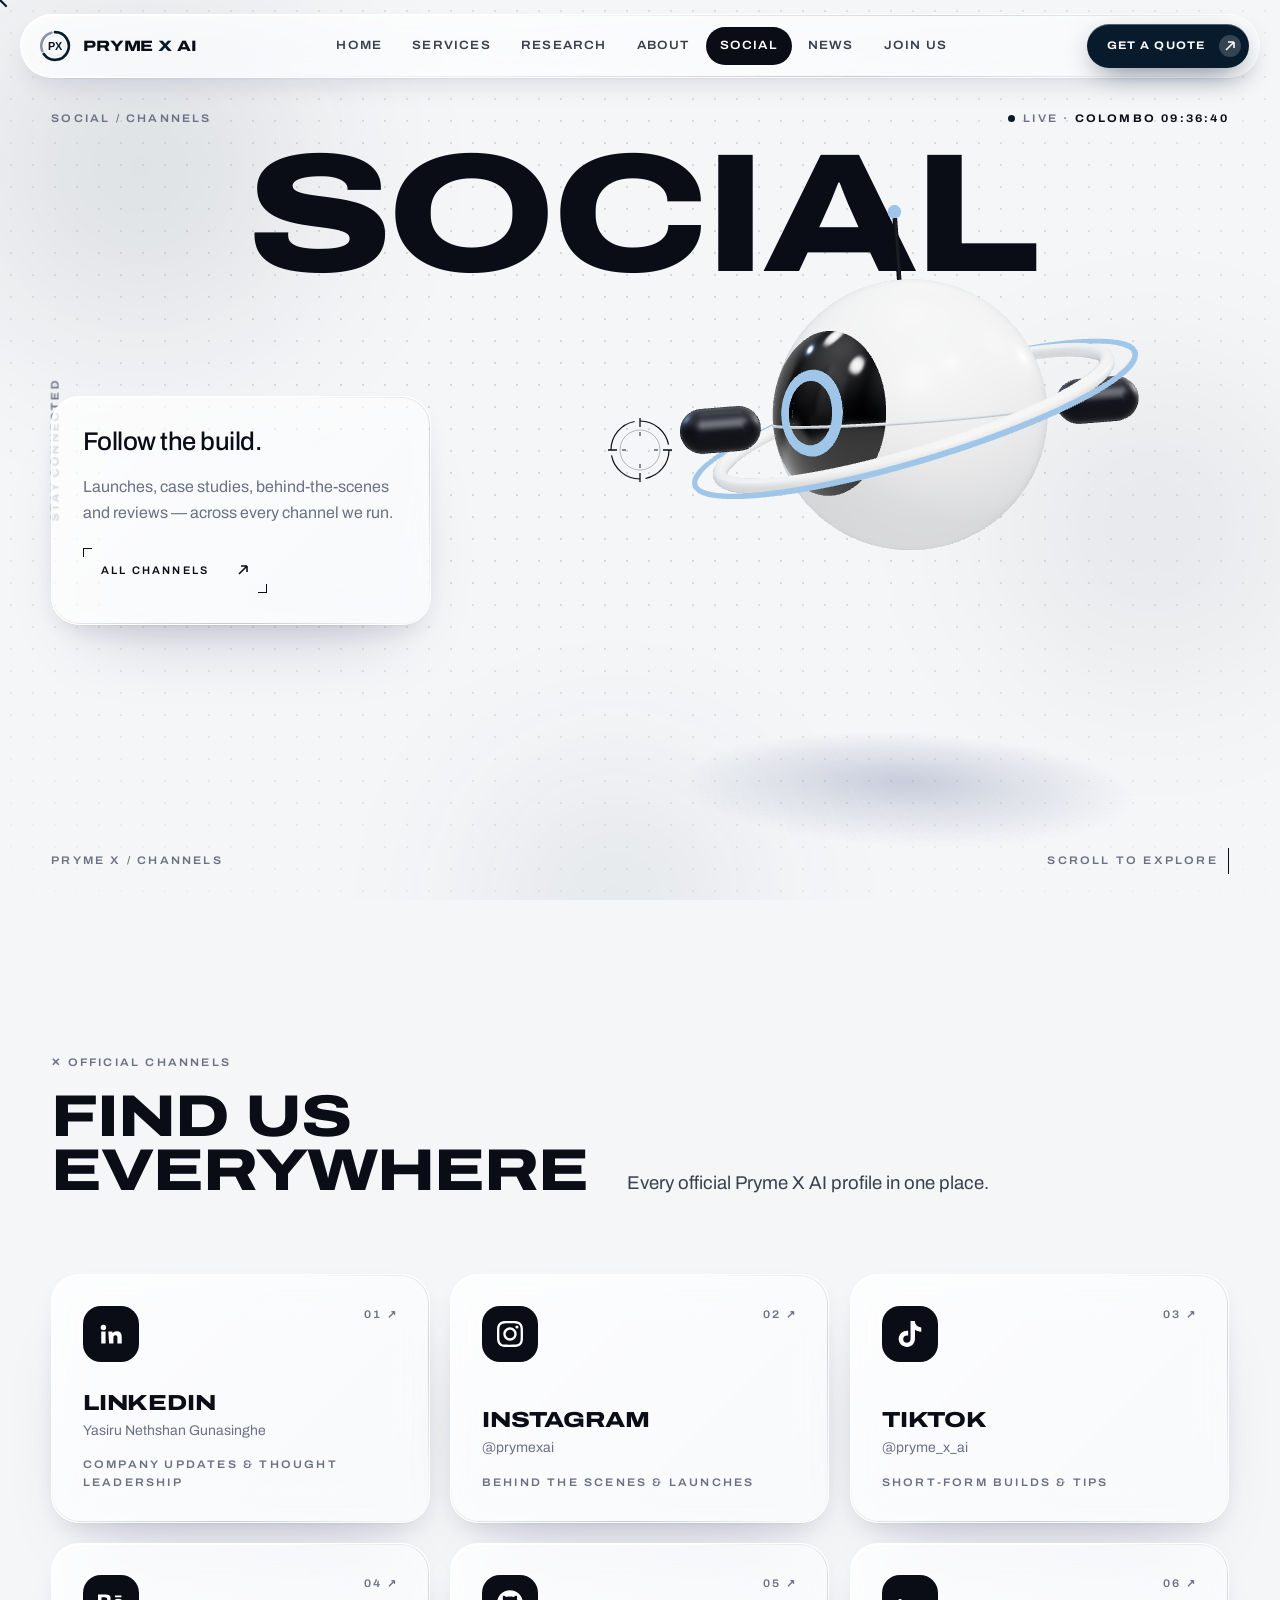
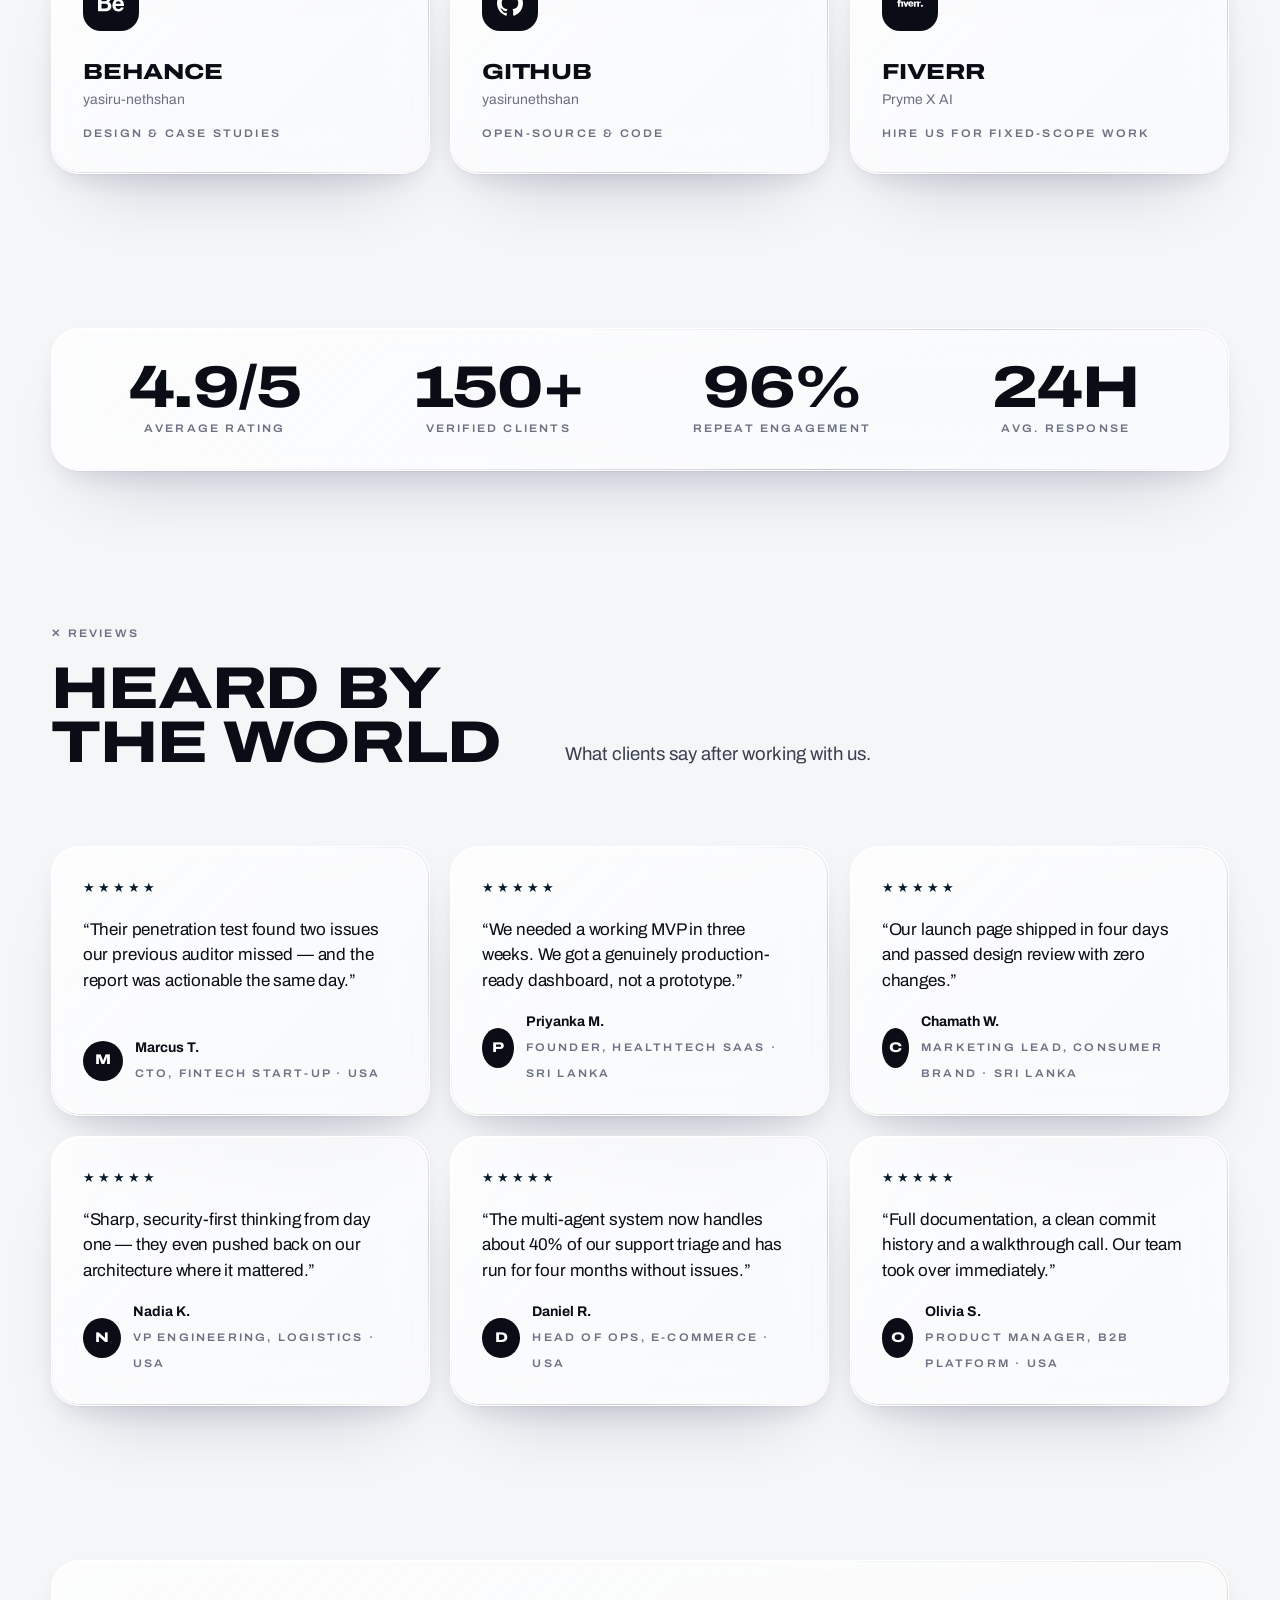
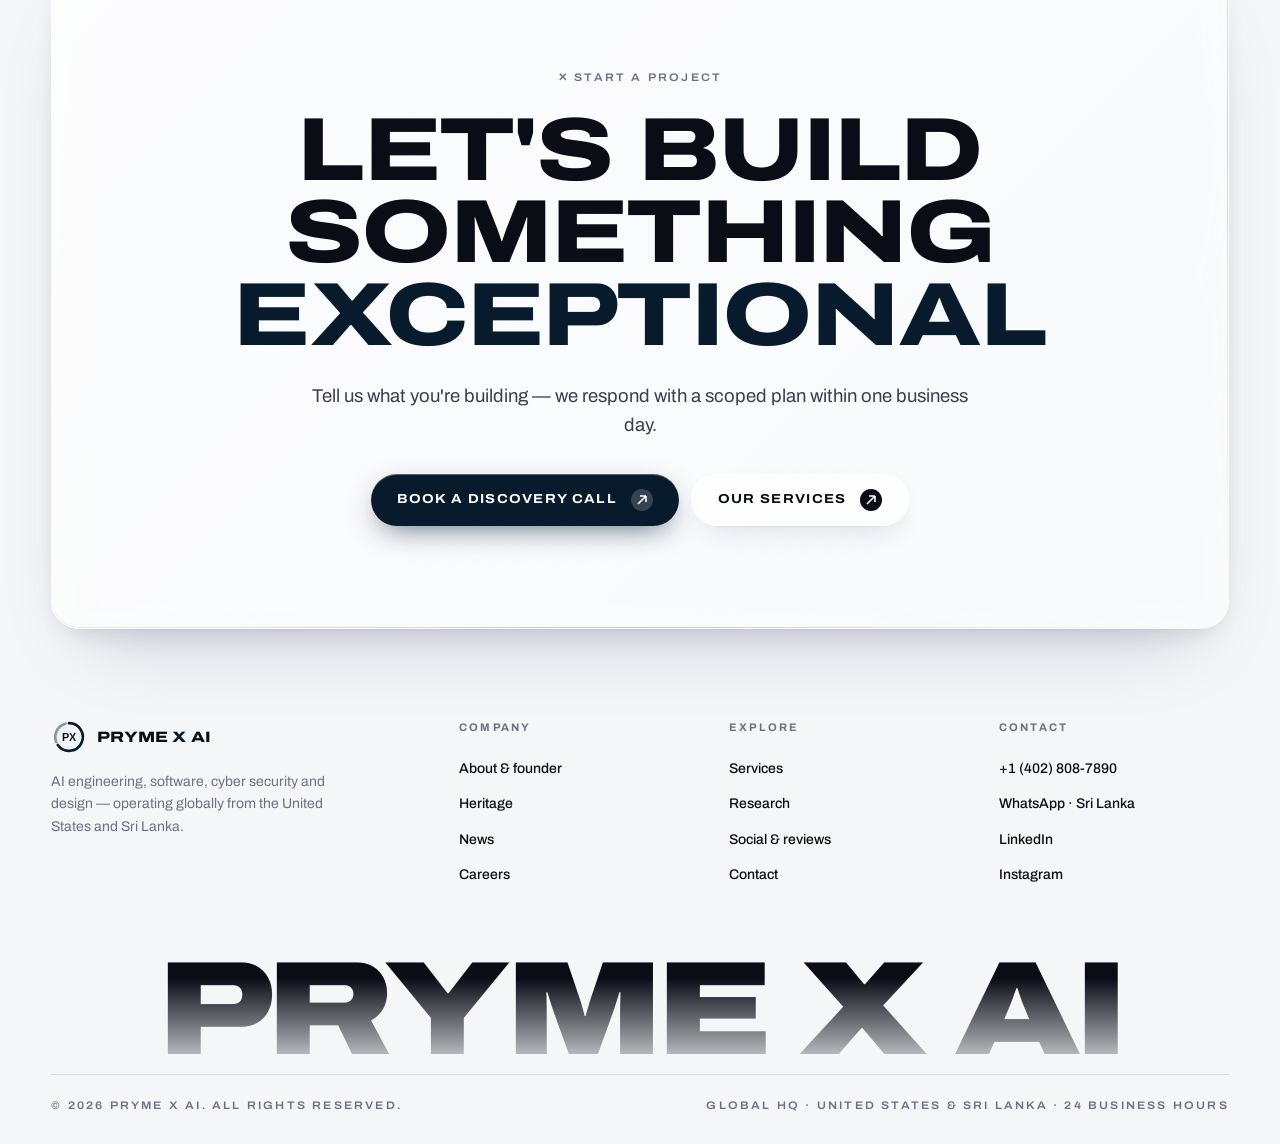
<file: social.html>
<!DOCTYPE html>
<html lang="en">
<head>
<meta charset="utf-8">
<meta name="viewport" content="width=device-width, initial-scale=1, viewport-fit=cover">
<title>Social & Reviews — Pryme X AI</title>
<meta name="description" content="Follow Pryme X AI on LinkedIn, Instagram, TikTok, Behance, GitHub and Fiverr, and read client reviews.">
<meta name="theme-color" content="#F5F6F8">
<meta property="og:type" content="website">
<meta property="og:site_name" content="Pryme X AI">
<meta property="og:title" content="Social & Reviews — Pryme X AI">
<meta property="og:description" content="Follow Pryme X AI on LinkedIn, Instagram, TikTok, Behance, GitHub and Fiverr, and read client reviews.">
<meta property="og:image" content="assets/img/og-image.png">
<meta name="twitter:card" content="summary_large_image">
<link rel="icon" type="image/svg+xml" href="assets/img/favicon.svg">
<link rel="icon" type="image/png" sizes="32x32" href="assets/img/favicon-32.png">
<link rel="apple-touch-icon" href="assets/img/apple-touch-icon.png">
<link rel="manifest" href="site.webmanifest">
<link rel="preload" href="assets/fonts/archivo-latin-wdth-normal.woff2" as="font" type="font/woff2" crossorigin>
<link rel="stylesheet" href="assets/css/style.css">
<script type="importmap">{"imports":{"three":"./assets/js/vendor/three.module.min.js"}}</script>
<script src="site-config.js"></script>
<script src="assets/js/main.js" defer></script>
<script type="module" src="assets/js/scenes.js"></script>
<script type="module" src="assets/ravana3d/ravana3d.js"></script>
</head>
<body data-page-id="social">
<div class="loader" aria-hidden="true">
  <div class="ld-panel ld-top"></div><div class="ld-panel ld-bot"></div>
  <div class="ld-grid"></div>
  <div class="ld-corner tl label">Pryme X / Core AI</div><div class="ld-corner tr label">Colombo · United States</div>
  <div class="ld-corner bl label">v2026.10</div><div class="ld-corner br label"><span class="ld-status">Initialising core</span></div>
  <div class="ld-center">
    <div class="ld-mark">
      <svg class="ld-ring" viewBox="0 0 200 200"><circle class="ld-track" cx="100" cy="100" r="92"/><circle class="ld-prog" cx="100" cy="100" r="92"/><g class="ld-ticks"></g></svg>
      <svg class="ld-spin" viewBox="0 0 200 200"><circle cx="100" cy="100" r="78" fill="none" stroke="#0A0C16" stroke-opacity=".25" stroke-width="1" stroke-dasharray="2 7"/><path d="M100 22 A78 78 0 0 1 178 100" fill="none" stroke="#081B2C" stroke-width="2" stroke-linecap="round"/></svg>
      <img data-logo src="assets/img/logo.svg" alt="" width="84" height="84">
    </div>
    <div class="ld-word"><span>P</span><span>R</span><span>Y</span><span>M</span><span>E</span><span class="sp"> </span><span class="x">X</span><span class="sp"> </span><span>A</span><span>I</span></div>
    <div class="ld-bar"><i></i></div>
    <div class="ld-pct"><b class="pct">000</b><span class="label">%</span></div>
  </div>
</div>
<div class="page-fade" aria-hidden="true"></div>
<div class="ambient" aria-hidden="true"><i></i><i></i><i></i></div>
<svg width="0" height="0" style="position:absolute" aria-hidden="true"><filter id="liquid" x="0" y="0" width="100%" height="100%" color-interpolation-filters="sRGB"><feTurbulence type="fractalNoise" baseFrequency="0.006 0.011" numOctaves="2" seed="11" result="n"/><feGaussianBlur in="n" stdDeviation="2.5" result="nb"/><feDisplacementMap in="SourceGraphic" in2="nb" scale="34" xChannelSelector="R" yChannelSelector="G"/></filter></svg>
<header class="nav glass liquid">
  <a class="brand" href="index.html" aria-label="Pryme X AI home"><img data-logo src="assets/img/logo.svg" alt="Pryme X AI logo" width="36" height="36"><span>PRYME <em>X</em> AI</span></a>
  <nav aria-label="Main"><ul class="nav-links"><li><a href="index.html" data-page="index">Home</a></li><li><a href="services.html" data-page="services">Services</a></li><li><a href="research.html" data-page="research">Research</a></li><li><a href="about.html" data-page="about">About</a></li><li><a href="social.html" data-page="social">Social</a></li><li><a href="news.html" data-page="news">News</a></li><li><a href="join.html" data-page="join">Join Us</a></li></ul></nav>
  <a class="btn btn-primary" href="join.html#contact" >Get a quote<span class="arr"><svg width="12" height="12" viewBox="0 0 12 12" fill="none"><path d="M2 10L10 2M10 2H4M10 2v6" stroke="currentColor" stroke-width="1.6"/></svg></span></a>
  <button class="burger" aria-label="Menu" aria-expanded="false"><span></span></button>
</header>
<div class="mnav"><a href="index.html" data-page="index">Home</a><a href="services.html" data-page="services">Services</a><a href="research.html" data-page="research">Research</a><a href="about.html" data-page="about">About</a><a href="social.html" data-page="social">Social</a><a href="news.html" data-page="news">News</a><a href="join.html" data-page="join">Join Us</a><a href="heritage.html" data-page="heritage">Heritage</a><div style="margin-top:auto"><a class="btn btn-primary" href="join.html#contact" >Get a quote<span class="arr"><svg width="12" height="12" viewBox="0 0 12 12" fill="none"><path d="M2 10L10 2M10 2H4M10 2v6" stroke="currentColor" stroke-width="1.6"/></svg></span></a></div></div>
<main>
<section class="hero">
  <div class="wrap crumbs"><span class="label">Social / Channels</span><span class="label"><span class="dot" style="display:inline-block;margin-right:8px"></span>Live · <b data-clock>Colombo</b></span></div>
  <h1 class="mega" data-scramble>SOCIAL</h1>
  <div class="stage" data-scene="drone"></div>
  <span class="side-tag label">stay connected</span>
  <div class="hero-card glass liquid card" style="left:var(--pad);top:44%" data-reveal data-tilt>
    <p class="title-lg">Follow the build.</p>
    <p class="muted" style="margin-bottom:22px">Launches, case studies, behind-the-scenes and reviews — across every channel we run.</p>
    <a class="bracket" href="#channels">All channels <svg width="12" height="12" viewBox="0 0 12 12" fill="none"><path d="M2 10L10 2M10 2H4M10 2v6" stroke="currentColor" stroke-width="1.6"/></svg></a>
  </div>
  
  <div class="hero-meta"><span class="label">Pryme X / Channels</span><span class="label scroll-cue">Scroll to explore <i></i></span></div>
</section>

<section class="section" id="channels"><div class="wrap">
  <div class="section-head"><div><span class="label">✕ Official channels</span><h2 class="h2" data-reveal>Find us everywhere</h2></div><p class="lead" data-reveal style="--d:.1s">Every official Pryme X AI profile in one place.</p></div>
  <div class="grid-3"><a class="glass card soc" href="https://www.linkedin.com/in/yasiru-nethshan-gunasinghe-990766284/" target="_blank" rel="noopener" data-reveal data-tilt style="--d:0.0s"><div class="top"><span class="logo"><svg viewBox="0 0 24 24" fill="currentColor" aria-hidden="true"><path d="M4.98 3.5a2.5 2.5 0 1 1 0 5 2.5 2.5 0 0 1 0-5zM3 9.75h4v11H3zM9.5 9.75h3.8v1.6h.05c.53-.95 1.83-1.95 3.77-1.95 4.03 0 4.78 2.5 4.78 5.75v5.6h-4v-4.96c0-1.18-.02-2.7-1.7-2.7-1.7 0-1.95 1.28-1.95 2.6v5.06h-4z"/></svg></span><span class="label">01 ↗</span></div><div><h3 class="h3">LinkedIn</h3><p class="handle">Yasiru Nethshan Gunasinghe</p><p class="label" style="margin-top:14px">Company updates & thought leadership</p></div></a><a class="glass card soc" href="https://www.instagram.com/prymexai/" target="_blank" rel="noopener" data-reveal data-tilt style="--d:0.08s"><div class="top"><span class="logo"><svg viewBox="0 0 24 24" fill="currentColor" aria-hidden="true"><path d="M7.0301.084c-1.2768.0602-2.1487.264-2.911.5634-.7888.3075-1.4575.72-2.1228 1.3877-.6652.6677-1.075 1.3368-1.3802 2.127-.2954.7638-.4956 1.6365-.552 2.914-.0564 1.2775-.0689 1.6882-.0626 4.947.0062 3.2586.0206 3.6671.0825 4.9473.061 1.2765.264 2.1482.5635 2.9107.308.7889.72 1.4573 1.388 2.1228.6679.6655 1.3365 1.0743 2.1285 1.38.7632.295 1.6361.4961 2.9134.552 1.2773.056 1.6884.069 4.9462.0627 3.2578-.0062 3.668-.0207 4.9478-.0814 1.28-.0607 2.147-.2652 2.9098-.5633.7889-.3086 1.4578-.72 2.1228-1.3881.665-.6682 1.0745-1.3378 1.3795-2.1284.2957-.7632.4966-1.636.552-2.9124.056-1.2809.0692-1.6898.063-4.948-.0063-3.2583-.021-3.6668-.0817-4.9465-.0607-1.2797-.264-2.1487-.5633-2.9117-.3084-.7889-.72-1.4568-1.3876-2.1228C21.2982 1.33 20.628.9208 19.8378.6165 19.074.321 18.2017.1197 16.9244.0645 15.6471.0093 15.236-.005 11.977.0014 8.718.0076 8.31.0215 7.0301.0839m.1402 21.6932c-1.17-.0509-1.8053-.2453-2.2287-.408-.5606-.216-.96-.4771-1.3819-.895-.422-.4178-.6811-.8186-.9-1.378-.1644-.4234-.3624-1.058-.4171-2.228-.0595-1.2645-.072-1.6442-.079-4.848-.007-3.2037.0053-3.583.0607-4.848.05-1.169.2456-1.805.408-2.2282.216-.5613.4762-.96.895-1.3816.4188-.4217.8184-.6814 1.3783-.9003.423-.1651 1.0575-.3614 2.227-.4171 1.2655-.06 1.6447-.072 4.848-.079 3.2033-.007 3.5835.005 4.8495.0608 1.169.0508 1.8053.2445 2.228.408.5608.216.96.4754 1.3816.895.4217.4194.6816.8176.9005 1.3787.1653.4217.3617 1.056.4169 2.2263.0602 1.2655.0739 1.645.0796 4.848.0058 3.203-.0055 3.5834-.061 4.848-.051 1.17-.245 1.8055-.408 2.2294-.216.5604-.4763.96-.8954 1.3814-.419.4215-.8181.6811-1.3783.9-.4224.1649-1.0577.3617-2.2262.4174-1.2656.0595-1.6448.072-4.8493.079-3.2045.007-3.5825-.006-4.848-.0608M16.953 5.5864A1.44 1.44 0 1 0 18.39 4.144a1.44 1.44 0 0 0-1.437 1.4424M5.8385 12.012c.0067 3.4032 2.7706 6.1557 6.173 6.1493 3.4026-.0065 6.157-2.7701 6.1506-6.1733-.0065-3.4032-2.771-6.1565-6.174-6.1498-3.403.0067-6.156 2.771-6.1496 6.1738M8 12.0077a4 4 0 1 1 4.008 3.9921A3.9996 3.9996 0 0 1 8 12.0077"/></svg></span><span class="label">02 ↗</span></div><div><h3 class="h3">Instagram</h3><p class="handle">@prymexai</p><p class="label" style="margin-top:14px">Behind the scenes & launches</p></div></a><a class="glass card soc" href="https://www.tiktok.com/@pryme_x_ai" target="_blank" rel="noopener" data-reveal data-tilt style="--d:0.16s"><div class="top"><span class="logo"><svg viewBox="0 0 24 24" fill="currentColor" aria-hidden="true"><path d="M12.525.02c1.31-.02 2.61-.01 3.91-.02.08 1.53.63 3.09 1.75 4.17 1.12 1.11 2.7 1.62 4.24 1.79v4.03c-1.44-.05-2.89-.35-4.2-.97-.57-.26-1.1-.59-1.62-.93-.01 2.92.01 5.84-.02 8.75-.08 1.4-.54 2.79-1.35 3.94-1.31 1.92-3.58 3.17-5.91 3.21-1.43.08-2.86-.31-4.08-1.03-2.02-1.19-3.44-3.37-3.65-5.71-.02-.5-.03-1-.01-1.49.18-1.9 1.12-3.72 2.58-4.96 1.66-1.44 3.98-2.13 6.15-1.72.02 1.48-.04 2.96-.04 4.44-.99-.32-2.15-.23-3.02.37-.63.41-1.11 1.04-1.36 1.75-.21.51-.15 1.07-.14 1.61.24 1.64 1.82 3.02 3.5 2.87 1.12-.01 2.19-.66 2.77-1.61.19-.33.4-.67.41-1.06.1-1.79.06-3.57.07-5.36.01-4.03-.01-8.05.02-12.07z"/></svg></span><span class="label">03 ↗</span></div><div><h3 class="h3">TikTok</h3><p class="handle">@pryme_x_ai</p><p class="label" style="margin-top:14px">Short-form builds & tips</p></div></a><a class="glass card soc" href="https://www.behance.net/yasiru-nethshan" target="_blank" rel="noopener" data-reveal data-tilt style="--d:0.0s"><div class="top"><span class="logo"><svg viewBox="0 0 24 24" fill="currentColor" aria-hidden="true"><path d="M16.969 16.927a2.561 2.561 0 0 0 1.901.677 2.501 2.501 0 0 0 1.531-.475c.362-.235.636-.584.779-.99h2.585a5.091 5.091 0 0 1-1.9 2.896 5.292 5.292 0 0 1-3.091.88 5.839 5.839 0 0 1-2.284-.433 4.871 4.871 0 0 1-1.723-1.211 5.657 5.657 0 0 1-1.08-1.874 7.057 7.057 0 0 1-.383-2.393c-.005-.8.129-1.595.396-2.349a5.313 5.313 0 0 1 5.088-3.604 4.87 4.87 0 0 1 2.376.563c.661.362 1.231.87 1.668 1.485a6.2 6.2 0 0 1 .943 2.133c.194.821.263 1.666.205 2.508h-7.699c-.063.79.184 1.574.688 2.187ZM6.947 4.084a8.065 8.065 0 0 1 1.928.198 4.29 4.29 0 0 1 1.49.638c.418.303.748.711.958 1.182.241.579.357 1.203.341 1.83a3.506 3.506 0 0 1-.506 1.961 3.726 3.726 0 0 1-1.503 1.287 3.588 3.588 0 0 1 2.027 1.437c.464.747.697 1.615.67 2.494a4.593 4.593 0 0 1-.423 2.032 3.945 3.945 0 0 1-1.163 1.413 5.114 5.114 0 0 1-1.683.807 7.135 7.135 0 0 1-1.928.259H0V4.084h6.947Zm-.235 12.9c.308.004.616-.029.916-.099a2.18 2.18 0 0 0 .766-.332c.228-.158.411-.371.534-.619.142-.317.208-.663.191-1.009a2.08 2.08 0 0 0-.642-1.715 2.618 2.618 0 0 0-1.696-.505h-3.54v4.279h3.471Zm13.635-5.967a2.13 2.13 0 0 0-1.654-.619 2.336 2.336 0 0 0-1.163.259 2.474 2.474 0 0 0-.738.62 2.359 2.359 0 0 0-.396.792c-.074.239-.12.485-.137.734h4.769a3.239 3.239 0 0 0-.679-1.785l-.002-.001Zm-13.813-.648a2.254 2.254 0 0 0 1.423-.433c.399-.355.607-.88.56-1.413a1.916 1.916 0 0 0-.178-.891 1.298 1.298 0 0 0-.495-.533 1.851 1.851 0 0 0-.711-.274 3.966 3.966 0 0 0-.835-.073H3.241v3.631h3.293v-.014ZM21.62 5.122h-5.976v1.527h5.976V5.122Z"/></svg></span><span class="label">04 ↗</span></div><div><h3 class="h3">Behance</h3><p class="handle">yasiru-nethshan</p><p class="label" style="margin-top:14px">Design & case studies</p></div></a><a class="glass card soc" href="https://github.com/yasirunethshan" target="_blank" rel="noopener" data-reveal data-tilt style="--d:0.08s"><div class="top"><span class="logo"><svg viewBox="0 0 24 24" fill="currentColor" aria-hidden="true"><path d="M12 .297c-6.63 0-12 5.373-12 12 0 5.303 3.438 9.8 8.205 11.385.6.113.82-.258.82-.577 0-.285-.01-1.04-.015-2.04-3.338.724-4.042-1.61-4.042-1.61C4.422 18.07 3.633 17.7 3.633 17.7c-1.087-.744.084-.729.084-.729 1.205.084 1.838 1.236 1.838 1.236 1.07 1.835 2.809 1.305 3.495.998.108-.776.417-1.305.76-1.605-2.665-.3-5.466-1.332-5.466-5.93 0-1.31.465-2.38 1.235-3.22-.135-.303-.54-1.523.105-3.176 0 0 1.005-.322 3.3 1.23.96-.267 1.98-.399 3-.405 1.02.006 2.04.138 3 .405 2.28-1.552 3.285-1.23 3.285-1.23.645 1.653.24 2.873.12 3.176.765.84 1.23 1.91 1.23 3.22 0 4.61-2.805 5.625-5.475 5.92.42.36.81 1.096.81 2.22 0 1.606-.015 2.896-.015 3.286 0 .315.21.69.825.57C20.565 22.092 24 17.592 24 12.297c0-6.627-5.373-12-12-12"/></svg></span><span class="label">05 ↗</span></div><div><h3 class="h3">GitHub</h3><p class="handle">yasirunethshan</p><p class="label" style="margin-top:14px">Open-source & code</p></div></a><a class="glass card soc" href="https://www.fiverr.com/s/pdWaPGE" target="_blank" rel="noopener" data-reveal data-tilt style="--d:0.16s"><div class="top"><span class="logo"><svg viewBox="0 0 24 24" fill="currentColor" aria-hidden="true"><path d="M23.004 15.588a.995.995 0 1 0 .002-1.99.995.995 0 0 0-.002 1.99zm-.996-3.705h-.85c-.546 0-.84.41-.84 1.092v2.466h-1.61v-3.558h-.684c-.547 0-.84.41-.84 1.092v2.466h-1.61v-4.874h1.61v.74c.264-.574.626-.74 1.163-.74h1.972v.74c.264-.574.625-.74 1.162-.74h.527v1.316zm-6.786 1.501h-3.359c.088.546.43.858 1.006.858.43 0 .732-.175.83-.487l1.425.4c-.351.848-1.22 1.364-2.255 1.364-1.748 0-2.549-1.355-2.549-2.515 0-1.14.703-2.505 2.45-2.505 1.856 0 2.471 1.384 2.471 2.408 0 .224-.01.37-.02.477zm-1.562-.945c-.04-.42-.342-.81-.889-.81-.508 0-.81.225-.908.81h1.797zM7.508 15.44h1.416l1.767-4.874h-1.62l-.86 2.837-.878-2.837H5.72l1.787 4.874zm-6.6 0H2.51v-3.558h1.524v3.558h1.591v-4.874H2.51v-.302c0-.332.235-.536.606-.536h.918V8.412H2.85c-1.162 0-1.943.712-1.943 1.755v.4H0v1.316h.908v3.558z"/></svg></span><span class="label">06 ↗</span></div><div><h3 class="h3">Fiverr</h3><p class="handle">Pryme X AI</p><p class="label" style="margin-top:14px">Hire us for fixed-scope work</p></div></a></div>
</div></section>
<section class="section" style="padding-top:0"><div class="wrap">
  <div class="glass card grid-4" data-reveal style="text-align:center">
    <div><p class="h2"><span data-count="4.9">4.9</span>/5</p><span class="label">Average rating</span></div>
    <div><p class="h2"><span data-count="150">150</span>+</p><span class="label">Verified clients</span></div>
    <div><p class="h2"><span data-count="96">96</span>%</p><span class="label">Repeat engagement</span></div>
    <div><p class="h2"><span data-count="24">24</span>h</p><span class="label">Avg. response</span></div>
  </div>
</div></section>
<section class="section" style="padding-top:0"><div class="wrap">
  <div class="section-head"><div><span class="label">✕ Reviews</span><h2 class="h2" data-reveal>Heard by the world</h2></div><p class="lead" data-reveal style="--d:.1s">What clients say after working with us.</p></div>
  <div class="grid-3"><figure class="glass card review" data-reveal data-tilt style="--d:0.0s"><span class="stars">★★★★★</span><blockquote>“Their penetration test found two issues our previous auditor missed — and the report was actionable the same day.”</blockquote><figcaption class="who"><span class="av">M</span><span><b style="display:block;font-size:14px">Marcus T.</b><span class="label">CTO, Fintech start-up · USA</span></span></figcaption></figure><figure class="glass card review" data-reveal data-tilt style="--d:0.08s"><span class="stars">★★★★★</span><blockquote>“We needed a working MVP in three weeks. We got a genuinely production-ready dashboard, not a prototype.”</blockquote><figcaption class="who"><span class="av">P</span><span><b style="display:block;font-size:14px">Priyanka M.</b><span class="label">Founder, HealthTech SaaS · Sri Lanka</span></span></figcaption></figure><figure class="glass card review" data-reveal data-tilt style="--d:0.16s"><span class="stars">★★★★★</span><blockquote>“Our launch page shipped in four days and passed design review with zero changes.”</blockquote><figcaption class="who"><span class="av">C</span><span><b style="display:block;font-size:14px">Chamath W.</b><span class="label">Marketing Lead, consumer brand · Sri Lanka</span></span></figcaption></figure><figure class="glass card review" data-reveal data-tilt style="--d:0.0s"><span class="stars">★★★★★</span><blockquote>“Sharp, security-first thinking from day one — they even pushed back on our architecture where it mattered.”</blockquote><figcaption class="who"><span class="av">N</span><span><b style="display:block;font-size:14px">Nadia K.</b><span class="label">VP Engineering, logistics · USA</span></span></figcaption></figure><figure class="glass card review" data-reveal data-tilt style="--d:0.08s"><span class="stars">★★★★★</span><blockquote>“The multi-agent system now handles about 40% of our support triage and has run for four months without issues.”</blockquote><figcaption class="who"><span class="av">D</span><span><b style="display:block;font-size:14px">Daniel R.</b><span class="label">Head of Ops, e-commerce · USA</span></span></figcaption></figure><figure class="glass card review" data-reveal data-tilt style="--d:0.16s"><span class="stars">★★★★★</span><blockquote>“Full documentation, a clean commit history and a walkthrough call. Our team took over immediately.”</blockquote><figcaption class="who"><span class="av">O</span><span><b style="display:block;font-size:14px">Olivia S.</b><span class="label">Product Manager, B2B platform · USA</span></span></figcaption></figure></div>
</div></section>

</main>
<section class="wrap" style="padding-bottom:20px">
  <div class="cta glass liquid" data-reveal>
    <span class="label">✕ Start a project</span>
    <h2 class="h1">Let's build something <span class="blue">exceptional</span></h2>
    <p class="lead">Tell us what you're building — we respond with a scoped plan within one business day.</p>
    <div class="btn-row"><a class="btn btn-primary" href="join.html#contact" >Book a discovery call<span class="arr"><svg width="12" height="12" viewBox="0 0 12 12" fill="none"><path d="M2 10L10 2M10 2H4M10 2v6" stroke="currentColor" stroke-width="1.6"/></svg></span></a><a class="btn btn-glass" href="services.html" >Our services<span class="arr"><svg width="12" height="12" viewBox="0 0 12 12" fill="none"><path d="M2 10L10 2M10 2H4M10 2v6" stroke="currentColor" stroke-width="1.6"/></svg></span></a></div>
  </div>
</section>
<footer>
  <div class="wrap">
    <div class="foot">
      <div>
        <a class="brand" href="index.html"><img data-logo src="assets/img/logo.svg" alt="Pryme X AI logo" width="36" height="36"><span>PRYME <em>X</em> AI</span></a>
        <p>AI engineering, software, cyber security and design — operating globally from the United States and Sri Lanka.</p>
      </div>
      <div><h4>Company</h4><ul><li><a href="about.html">About &amp; founder</a></li><li><a href="heritage.html">Heritage</a></li><li><a href="news.html">News</a></li><li><a href="join.html">Careers</a></li></ul></div>
      <div><h4>Explore</h4><ul><li><a href="services.html">Services</a></li><li><a href="research.html">Research</a></li><li><a href="social.html">Social &amp; reviews</a></li><li><a href="join.html#contact">Contact</a></li></ul></div>
      <div><h4>Contact</h4><ul><li><a data-phone-us href="tel:+14028087890">+1 (402) 808-7890</a></li><li><a data-wa href="https://wa.me/94740875089" target="_blank" rel="noopener">WhatsApp · Sri Lanka</a></li><li><a href="https://www.linkedin.com/in/yasiru-nethshan-gunasinghe-990766284/" target="_blank" rel="noopener">LinkedIn</a></li><li><a href="https://www.instagram.com/prymexai/" target="_blank" rel="noopener">Instagram</a></li></ul></div>
    </div>
    <div class="foot-mega" aria-hidden="true">PRYME X AI</div>
    <div class="foot-bottom"><span class="label">© <span data-year>2026</span> Pryme X AI. All rights reserved.</span><span class="label">Global HQ · United States &amp; Sri Lanka · 24 business hours</span></div>
  </div>
</footer>
</body>
</html>
</file>
<file: assets/css/style.css>
/* ==========================================================================
   PRYME X AI — Liquid Glass Design System
   Colours: white · black · deep blue.  Change brand colours here only.
   ========================================================================== */

@font-face {
  font-family: "Archivo";
  src: url("../fonts/archivo-latin-wdth-normal.woff2") format("woff2-variations");
  font-weight: 100 900; font-stretch: 62% 125%; font-style: normal; font-display: swap;
  unicode-range: U+0000-00FF, U+0131, U+0152-0153, U+02BB-02BC, U+02C6, U+02DA, U+02DC, U+0304, U+0308, U+0329, U+2000-206F, U+20AC, U+2122, U+2191, U+2193, U+2212, U+2215, U+FEFF, U+FFFD;
}
@font-face {
  font-family: "Archivo";
  src: url("../fonts/archivo-latin-ext-wdth-normal.woff2") format("woff2-variations");
  font-weight: 100 900; font-stretch: 62% 125%; font-style: normal; font-display: swap;
  unicode-range: U+0100-02BA, U+02BD-02C5, U+02C7-02CC, U+02CE-02D7, U+02DD-02FF, U+0304, U+0308, U+0329, U+1D00-1DBF, U+1E00-1E9F, U+1EF2-1EFF, U+2020, U+20A0-20AB, U+20AD-20C0, U+2113, U+2C60-2C7F, U+A720-A7FF;
}

:root {
  --blue: #081B2C;          /* deep blue — brand accent */
  --blue-2: #1E3A56;        /* lighter blue for glows */
  --ink: #0A0C16;           /* black */
  --ink-2: #3A3F4E;
  --muted: #6B7183;
  --bg: #F5F6F8;            /* white background */
  --white: #FFFFFF;
  --line: rgba(10, 12, 22, .10);
  --line-2: rgba(10, 12, 22, .18);
  --glass: rgba(255, 255, 255, .52);
  --glass-strong: rgba(255, 255, 255, .72);
  --glass-border: rgba(255, 255, 255, .95);
  --shadow: 0 1px 1px rgba(10,12,22,.04), 0 12px 30px -12px rgba(10,20,70,.16), 0 40px 80px -40px rgba(10,20,70,.22);
  --radius: 28px;
  --radius-s: 16px;
  --pad: clamp(16px, 4vw, 56px);
  --max: 1360px;
  --ease: cubic-bezier(.22, 1, .36, 1);
  --font: "Archivo", "Helvetica Neue", Arial, sans-serif;
}

* { box-sizing: border-box; margin: 0; padding: 0; }
html { -webkit-text-size-adjust: 100%; scroll-behavior: smooth; }
html, body { overflow-x: clip; }
body {
  font-family: var(--font); font-stretch: 100%; font-weight: 400;
  color: var(--ink); background: var(--bg);
  font-size: 16px; line-height: 1.6; overflow-x: hidden;
  -webkit-font-smoothing: antialiased; text-rendering: optimizeLegibility;
}
img, svg, canvas, video { display: block; max-width: 100%; }
a { color: inherit; text-decoration: none; }
button { font: inherit; color: inherit; background: none; border: 0; cursor: pointer; }
::selection { background: var(--blue); color: #fff; }

/* ---------- ambient background (gives the glass something to refract) ---------- */
.ambient { position: fixed; inset: 0; z-index: -2; pointer-events: none; overflow: hidden; }
.ambient::before { /* dot grid */
  content: ""; position: absolute; inset: 0;
  background-image: radial-gradient(rgba(10,12,22,.13) 1px, transparent 1.2px);
  background-size: 22px 22px;
  mask-image: radial-gradient(ellipse 90% 80% at 50% 40%, #000 30%, transparent 100%);
}
.ambient i { position: absolute; border-radius: 50%; filter: blur(70px); opacity: .55; animation: drift 26s var(--ease) infinite alternate; }
.ambient i:nth-child(1) { width: 46vw; height: 46vw; left: -12vw; top: -10vw; background: radial-gradient(circle, rgba(8,27,44,.22), transparent 65%); }
.ambient i:nth-child(2) { width: 40vw; height: 40vw; right: -10vw; top: 30vh; background: radial-gradient(circle, rgba(10,12,22,.14), transparent 65%); animation-duration: 32s; }
.ambient i:nth-child(3) { width: 36vw; height: 36vw; left: 30vw; bottom: -18vw; background: radial-gradient(circle, rgba(30,58,86,.18), transparent 65%); animation-duration: 38s; }
@keyframes drift { to { transform: translate3d(8vw, 6vh, 0) scale(1.15); } }

/* ---------- typography: one family, two widths ---------- */
.h1, .h2, .h3, .title-lg, .big-quote { overflow-wrap: break-word; hyphens: manual; min-width: 0; }
.mega, .h1, .h2, .h3, .wide {
  font-stretch: 125%; font-weight: 800; text-transform: uppercase; letter-spacing: -.02em; line-height: .92;
}
.mega { font-size: clamp(54px, 13.2vw, 230px); letter-spacing: -.035em; line-height: .82; }
.h1 { font-size: clamp(28px, 7vw, 112px); }
.h2 { font-size: clamp(30px, 4.6vw, 72px); }
.h2.fit { font-size: clamp(26px, 3vw, 50px); }
.h3 { font-size: clamp(18px, 1.7vw, 24px); letter-spacing: -.005em; line-height: 1.1; }
.lead { font-size: clamp(17px, 1.45vw, 21px); line-height: 1.55; color: var(--ink-2); max-width: 60ch; }
.title-lg { font-size: clamp(26px, 3vw, 44px); font-weight: 500; line-height: 1.12; letter-spacing: -.02em; }
.label {
  font-size: 11px; font-weight: 600; font-stretch: 110%; letter-spacing: .2em; text-transform: uppercase; color: var(--muted);
  font-variant-numeric: tabular-nums;
}
.label b { color: var(--ink); font-weight: 700; }
.blue { color: var(--blue); }
.muted { color: var(--muted); }
p + p { margin-top: 1em; }

/* ---------- layout ---------- */
.wrap { width: 100%; max-width: var(--max); margin: 0 auto; padding: 0 var(--pad); }
section { position: relative; }
.section { padding: clamp(80px, 12vw, 170px) 0; }
.section-head { display: grid; grid-template-columns: 1fr 1.4fr; gap: 40px; align-items: end; margin-bottom: clamp(40px, 6vw, 80px); }
.section-head .label { margin-bottom: 18px; display: block; }
.rule { height: 1px; background: var(--line); border: 0; }
.grid-2 { display: grid; grid-template-columns: repeat(2, 1fr); gap: 20px; }
.grid-3 { display: grid; grid-template-columns: repeat(3, 1fr); gap: 20px; }
.grid-4 { display: grid; grid-template-columns: repeat(4, 1fr); gap: 20px; }

/* ---------- liquid glass ---------- */
.glass {
  position: relative; isolation: isolate;
  background: linear-gradient(135deg, rgba(255,255,255,.72), rgba(255,255,255,.38));
  -webkit-backdrop-filter: blur(22px) saturate(170%); backdrop-filter: blur(22px) saturate(170%);
  border: 1px solid var(--glass-border); border-radius: var(--radius);
  box-shadow: inset 0 1px 0 rgba(255,255,255,1), inset 0 -1px 0 rgba(10,12,22,.05), inset 0 0 24px rgba(255,255,255,.35), var(--shadow);
}
.glass::before { /* specular rim */
  content: ""; position: absolute; inset: 0; border-radius: inherit; padding: 1px; pointer-events: none; z-index: -1;
  background: linear-gradient(140deg, rgba(255,255,255,1), rgba(255,255,255,.1) 35%, rgba(8,27,44,.18) 70%, rgba(255,255,255,.9));
  -webkit-mask: linear-gradient(#000 0 0) content-box, linear-gradient(#000 0 0); -webkit-mask-composite: xor; mask-composite: exclude;
}
.glass::after { /* moving glare (driven by --gx / --gy) */
  content: ""; position: absolute; inset: 0; border-radius: inherit; pointer-events: none; z-index: 2; opacity: 0; transition: opacity .4s;
  background: radial-gradient(420px circle at var(--gx, 50%) var(--gy, 0%), rgba(255,255,255,.6), transparent 45%);
  mix-blend-mode: soft-light;
}
.glass:hover::after { opacity: 1; }
.liquid-on .glass.liquid { -webkit-backdrop-filter: blur(14px) saturate(180%) url(#liquid); backdrop-filter: blur(14px) saturate(180%) url(#liquid); }
.glass-dark {
  background: linear-gradient(135deg, rgba(10,12,22,.72), rgba(10,12,22,.42));
  -webkit-backdrop-filter: blur(22px) saturate(160%); backdrop-filter: blur(22px) saturate(160%);
  border: 1px solid rgba(255,255,255,.18); color: #fff; border-radius: var(--radius);
  box-shadow: inset 0 1px 0 rgba(255,255,255,.25), 0 30px 60px -30px rgba(0,0,0,.5);
}
[data-tilt] { transform-style: preserve-3d; transition: transform .5s var(--ease); will-change: transform; }
.card { padding: clamp(22px, 2.4vw, 34px); }

/* ---------- buttons ---------- */
.btn {
  --h: 52px; position: relative; display: inline-flex; align-items: center; gap: 14px; height: var(--h); padding: 0 26px;
  border-radius: 999px; font-size: 13px; font-weight: 700; font-stretch: 112%; letter-spacing: .1em; text-transform: uppercase;
  transition: transform .35s var(--ease), background .35s, color .35s, box-shadow .35s; overflow: hidden; white-space: nowrap;
}
.btn .arr { width: 22px; height: 22px; border-radius: 50%; display: grid; place-items: center; transition: transform .4s var(--ease); }
.btn:hover .arr { transform: rotate(-45deg); }
.btn-primary { background: var(--blue); color: #fff; box-shadow: 0 10px 30px -10px rgba(8,27,44,.7), inset 0 1px 0 rgba(255,255,255,.3); }
.btn-primary .arr { background: rgba(255,255,255,.18); }
.btn-primary:hover { background: #1E3A56; box-shadow: 0 10px 30px -10px rgba(10,12,22,.6); }
.btn-ink { background: var(--ink); color: #fff; }
.btn-ink .arr { background: rgba(255,255,255,.14); }
.btn-ink:hover { background: var(--blue); }
.btn-glass { background: rgba(255,255,255,.55); border: 1px solid rgba(255,255,255,.95); -webkit-backdrop-filter: blur(16px); backdrop-filter: blur(16px); box-shadow: var(--shadow); }
.btn-glass .arr { background: var(--ink); color: #fff; }
.btn-glass:hover { background: #fff; }
.btn-line { border: 1px solid var(--line-2); }
.btn-line:hover { border-color: var(--ink); }
.btn:active { transform: scale(.97); }
.btn-row { display: flex; flex-wrap: wrap; gap: 12px; }

/* corner-bracket link (AbsolX style) */
.bracket { position: relative; display: inline-flex; align-items: center; gap: 28px; padding: 14px 18px; font-size: 11px; font-weight: 600; letter-spacing: .2em; text-transform: uppercase; }
.bracket::before, .bracket::after { content: ""; position: absolute; width: 8px; height: 8px; border: 1px solid var(--ink); transition: all .35s var(--ease); }
.bracket::before { top: 0; left: 0; border-right: 0; border-bottom: 0; }
.bracket::after { bottom: 0; right: 0; border-left: 0; border-top: 0; }
.bracket:hover::before, .bracket:hover::after { width: 100%; height: 100%; border-color: var(--blue); }
.bracket:hover { color: var(--blue); }

/* ---------- navigation ---------- */
.nav {
  position: fixed; z-index: 50; top: 14px; left: 50%; transform: translateX(-50%);
  width: min(calc(100% - 24px), 1240px); height: 64px; padding: 0 10px 0 16px;
  display: flex; align-items: center; justify-content: space-between; gap: 18px; border-radius: 999px;
  transition: transform .5s var(--ease), top .5s var(--ease);
}
.nav.hide { transform: translate(-50%, -120%); }
.brand { display: flex; align-items: center; gap: 10px; flex-shrink: 0; }
.brand img { width: 36px; height: 36px; object-fit: contain; }
.brand span { font-size: 15px; font-weight: 800; font-stretch: 125%; letter-spacing: -.01em; white-space: nowrap; }
.brand span em { font-style: normal; color: var(--blue); }
.nav-links { display: flex; gap: 2px; list-style: none; }
.nav-links a {
  position: relative; display: block; padding: 9px 14px; border-radius: 999px; font-size: 12px; font-weight: 600; font-stretch: 110%;
  letter-spacing: .1em; text-transform: uppercase; color: var(--ink-2); transition: color .3s, background .3s;
}
.nav-links a:hover { color: var(--ink); background: rgba(255,255,255,.7); }
.nav-links a.active { color: #fff; background: var(--ink); }
.nav .btn { --h: 44px; padding: 0 8px 0 20px; font-size: 11px; }
.burger { display: none; width: 44px; height: 44px; border-radius: 50%; background: var(--ink); color: #fff; place-items: center; }
.burger span { display: block; width: 16px; height: 1.5px; background: currentColor; box-shadow: 0 5px 0 currentColor, 0 -5px 0 currentColor; }
.mnav {
  position: fixed; z-index: 49; inset: 0; padding: 100px 24px 30px; display: flex; flex-direction: column; gap: 6px;
  background: rgba(245,246,248,.82); -webkit-backdrop-filter: blur(30px) saturate(180%); backdrop-filter: blur(30px) saturate(180%);
  opacity: 0; visibility: hidden; transition: opacity .4s, visibility .4s;
}
.mnav.open { opacity: 1; visibility: visible; }
.mnav a { font-size: clamp(30px, 9vw, 48px); font-weight: 800; font-stretch: 125%; text-transform: uppercase; letter-spacing: -.02em; line-height: 1.1; padding: 6px 0; border-bottom: 1px solid var(--line); transform: translateY(20px); opacity: 0; transition: all .5s var(--ease); }
.mnav.open a { transform: none; opacity: 1; }
.mnav a.active { color: var(--blue); }

/* ---------- scope cursor ---------- */
.scope, .scope-x { position: fixed; left: 0; top: 0; z-index: 9999; pointer-events: none; will-change: transform; }
.scope { width: 64px; height: 64px; margin: -32px 0 0 -32px; transition: width .35s var(--ease), height .35s var(--ease), margin .35s var(--ease), opacity .3s; }
.scope svg { width: 100%; height: 100%; overflow: visible; }
.scope .ring { animation: spin 9s linear infinite; transform-origin: 50% 50%; }
.scope-x { width: 18px; height: 18px; margin: -9px 0 0 -9px; }
.scope-x svg { width: 100%; height: 100%; }
.scope.hot { width: 92px; height: 92px; margin: -46px 0 0 -46px; }
.scope.hot .ring circle { stroke: var(--blue); }
.scope.down { width: 46px; height: 46px; margin: -23px 0 0 -23px; }
.has-scope, .has-scope * { cursor: none !important; }
@keyframes spin { to { transform: rotate(360deg); } }

/* ---------- hero (shared) ---------- */
.hero { position: relative; min-height: 100svh; padding: 110px 0 40px; overflow: hidden; display: flex; flex-direction: column; }
.hero .stage { position: absolute; inset: 0; z-index: 1; }
.hero .stage canvas { width: 100% !important; height: 100% !important; }
.hero .mega { position: relative; z-index: 0; text-align: center; white-space: nowrap; color: var(--ink); }
.hero .over { position: relative; z-index: 2; }
.hero-meta { position: absolute; z-index: 3; left: var(--pad); right: var(--pad); bottom: 26px; display: flex; justify-content: space-between; align-items: center; pointer-events: none; }
.hero-meta > * { pointer-events: auto; }
.crumbs { position: relative; z-index: 3; display: flex; justify-content: space-between; margin-bottom: 18px; }
.scroll-cue { display: inline-flex; gap: 10px; align-items: center; }
.scroll-cue i { width: 1px; height: 26px; background: var(--ink); position: relative; overflow: hidden; }
.scroll-cue i::after { content: ""; position: absolute; left: 0; top: -100%; width: 1px; height: 100%; background: var(--blue); animation: cue 1.8s var(--ease) infinite; }
@keyframes cue { to { top: 100%; } }
.side-tag { position: absolute; z-index: 3; left: calc(var(--pad) - 4px); top: 50%; writing-mode: vertical-rl; transform: rotate(180deg) translateY(50%); }
.hero-card { position: absolute; z-index: 3; max-width: 380px; }
.hero-card .title-lg { font-size: clamp(22px, 2vw, 30px); margin-bottom: 18px; }
.chip { display: inline-flex; align-items: center; gap: 10px; padding: 8px 14px; border-radius: 999px; }
.dot { width: 7px; height: 7px; border-radius: 50%; background: var(--blue); box-shadow: 0 0 0 0 rgba(8,27,44,.5); animation: ping 2s infinite; flex-shrink: 0; }
@keyframes ping { 70% { box-shadow: 0 0 0 9px rgba(8,27,44,0); } 100% { box-shadow: 0 0 0 0 rgba(8,27,44,0); } }

/* ---------- home hero: real Colombo photo banner ---------- */
.home-hero { padding: 12px; min-height: 100svh; }
.banner {
  position: relative; flex: 1; min-height: calc(100svh - 24px); border-radius: 34px; overflow: hidden; isolation: isolate;
  background: #1b1f2a; box-shadow: 0 40px 80px -40px rgba(10,20,70,.45);
}
.banner .photo {
  position: absolute; inset: -4%; z-index: -2;
  background-image: var(--hero-img, url("https://images.unsplash.com/photo-1561426802-392f5b6290cf?q=80&w=2400&auto=format&fit=crop"));
  background-size: cover; background-position: 50% 45%;
  animation: kenburns 28s ease-in-out infinite alternate; will-change: transform;
}
@keyframes kenburns { from { transform: scale(1) translate3d(0,0,0); } to { transform: scale(1.12) translate3d(-1.5%, -1%, 0); } }
.banner::before { content: ""; position: absolute; inset: 0; z-index: -1;
  background: linear-gradient(100deg, rgba(5,8,25,.82) 0%, rgba(5,8,25,.45) 42%, rgba(5,8,25,.05) 70%), linear-gradient(0deg, rgba(5,8,25,.65), transparent 40%); }
.banner .stage { z-index: 1; }
.banner-inner { position: relative; z-index: 2; height: 100%; min-height: calc(100svh - 24px); padding: 120px clamp(22px, 5vw, 72px) 34px; display: flex; flex-direction: column; justify-content: flex-end; color: #fff; pointer-events: none; }
.banner-inner > * { pointer-events: auto; }
.banner .h1 { max-width: 12ch; margin: 22px 0 22px; font-size: clamp(30px, 6.4vw, 100px); }
.banner-inner > .chip { align-self: flex-start; }
.banner .h1 .blue { color: #A9BED3; }
.banner .lead { color: rgba(255,255,255,.82); margin-bottom: 30px; }
.banner .label { color: rgba(255,255,255,.7); }
.banner .chip { background: rgba(255,255,255,.12); border: 1px solid rgba(255,255,255,.28); -webkit-backdrop-filter: blur(14px); backdrop-filter: blur(14px); color: #fff; }
.stats { display: grid; grid-template-columns: repeat(4, 1fr); margin-top: 42px; padding: 22px 8px; }
.stats > div { text-align: center; padding: 6px 10px; border-left: 1px solid rgba(255,255,255,.16); }
.stats > div:first-child { border-left: 0; }
.stats .num { font-size: clamp(28px, 3.4vw, 48px); font-weight: 800; font-stretch: 125%; letter-spacing: -.03em; line-height: 1; }
.stats .num sup { color: #A9BED3; font-size: .6em; vertical-align: top; }
.stats .label { margin-top: 10px; display: block; }
.banner .loc { position: absolute; z-index: 2; right: clamp(22px, 5vw, 72px); top: 120px; text-align: right; }

/* ---------- marquee ---------- */
.marquee { overflow: hidden; padding: 30px 0; mask-image: linear-gradient(90deg, transparent, #000 10%, #000 90%, transparent); }
.marquee-track { display: flex; gap: 70px; width: max-content; animation: marq 40s linear infinite; }
.marquee-track span { font-size: 18px; font-weight: 700; font-stretch: 125%; text-transform: uppercase; color: #9aa0ae; letter-spacing: -.01em; white-space: nowrap; display: flex; align-items: center; gap: 70px; }
.marquee-track span::after { content: "✕"; font-size: 11px; color: var(--blue); }
@keyframes marq { to { transform: translateX(-50%); } }

/* ---------- cards & lists ---------- */
.svc { display: flex; flex-direction: column; min-height: 300px; }
.svc .idx { display: flex; justify-content: space-between; align-items: center; margin-bottom: auto; }
.svc .ico { width: 54px; height: 54px; border-radius: 16px; display: grid; place-items: center; background: var(--ink); color: #fff; margin: 34px 0 22px; }
.svc .ico svg { width: 24px; height: 24px; }
.svc h3 { margin-bottom: 10px; }
.svc p { color: var(--muted); font-size: 15px; }
.svc.feature { background: var(--ink); color: #fff; }
.svc.feature p { color: rgba(255,255,255,.7); }
.svc.feature .ico { background: var(--blue); }
.tags { display: flex; flex-wrap: wrap; gap: 6px; margin-top: 18px; }
.tags span { font-size: 11px; font-weight: 600; letter-spacing: .08em; text-transform: uppercase; padding: 6px 10px; border-radius: 999px; border: 1px solid var(--line-2); }
.svc.feature .tags span { border-color: rgba(255,255,255,.25); }
.filters { display: flex; flex-wrap: wrap; gap: 8px; margin-bottom: 30px; }
.filters button { padding: 10px 16px; border-radius: 999px; font-size: 12px; font-weight: 600; letter-spacing: .1em; text-transform: uppercase; border: 1px solid var(--line-2); transition: all .3s; }
.filters button.on, .filters button:hover { background: var(--ink); color: #fff; border-color: var(--ink); }
.svc.out { display: none; }

.split { display: grid; grid-template-columns: 1fr 1fr; gap: clamp(30px, 5vw, 80px); align-items: center; }
.big-quote { font-size: clamp(24px, 2.6vw, 38px); font-weight: 500; line-height: 1.2; letter-spacing: -.02em; }

.step { display: grid; grid-template-columns: 80px 1fr 1.2fr; gap: 20px; padding: 30px 0; border-top: 1px solid var(--line); align-items: start; }
.step:last-child { border-bottom: 1px solid var(--line); }
.step .n { font-size: 14px; font-weight: 700; color: var(--blue); font-stretch: 125%; }
.step p { color: var(--muted); }

/* research boxes */
.rbox { display: grid; grid-template-columns: 1.1fr 1fr; min-height: 420px; overflow: hidden; padding: 0; }
.rbox .rtext { padding: clamp(26px, 3.4vw, 50px); display: flex; flex-direction: column; }
.rbox .rtext .h2 { font-size: clamp(28px, 3.4vw, 52px); margin: 18px 0 18px; }
.rbox .rtext p { color: var(--ink-2); max-width: 46ch; }
.rbox .rvis { position: relative; min-height: 320px; background: linear-gradient(160deg, #eef0f5, #dfe3ec); border-left: 1px solid rgba(255,255,255,.9); overflow: hidden; }
.rbox .rvis svg { position: absolute; inset: 0; width: 100%; height: 100%; }
.status { display: inline-flex; align-items: center; gap: 8px; padding: 7px 12px; border-radius: 999px; font-size: 11px; font-weight: 700; letter-spacing: .14em; text-transform: uppercase; }
.status.dev { background: rgba(8,27,44,.08); color: var(--blue); }
.status.soon { background: var(--ink); color: #fff; }
.spec { margin-top: auto; padding-top: 26px; display: grid; grid-template-columns: repeat(3, 1fr); gap: 14px; }
.spec div { border-top: 1px solid var(--line-2); padding-top: 12px; }
.spec b { display: block; font-size: 20px; font-stretch: 125%; font-weight: 800; letter-spacing: -.02em; }
.progress { height: 4px; border-radius: 4px; background: var(--line); overflow: hidden; margin-top: 22px; }
.progress i { display: block; height: 100%; width: 0; background: linear-gradient(90deg, var(--blue), var(--blue-2)); border-radius: inherit; transition: width 1.8s var(--ease); }
.in .progress i { width: var(--p); }

/* ---------- world map ---------- */
.map { position: relative; padding: clamp(18px, 3vw, 44px); }
.map-frame { position: relative; aspect-ratio: 1000 / 394; }
.map-frame > img { width: 100%; height: 100%; opacity: .95; }
.pin { position: absolute; transform: translate(-50%, -50%); }
.pin .core { width: 12px; height: 12px; border-radius: 50%; background: var(--blue); border: 2px solid #fff; box-shadow: 0 0 0 1px var(--blue); position: relative; }
.pin .core::before, .pin .core::after { content: ""; position: absolute; inset: -2px; border-radius: 50%; border: 1px solid var(--blue); animation: pulse 2.6s var(--ease) infinite; }
.pin .core::after { animation-delay: 1.3s; }
.pin.soon .core { background: #fff; box-shadow: 0 0 0 1px var(--ink); }
.pin.soon .core::before, .pin.soon .core::after { border-color: var(--ink); opacity: .5; }
@keyframes pulse { from { transform: scale(1); opacity: .9; } to { transform: scale(4.2); opacity: 0; } }
.pin .tag { position: absolute; left: 50%; bottom: calc(100% + 12px); transform: translateX(-50%); white-space: nowrap; text-align: center; padding: 7px 11px; border-radius: 10px; }
.pin .tag b { display: block; font-size: 11px; font-weight: 800; font-stretch: 125%; letter-spacing: .06em; text-transform: uppercase; }
.pin .tag small { font-size: 9px; letter-spacing: .18em; text-transform: uppercase; color: var(--muted); font-weight: 600; }
.pin.below .tag { bottom: auto; top: calc(100% + 12px); }
.pin.left .tag { left: auto; right: 0; transform: none; }
.map-svg-lines { position: absolute; inset: 0; width: 100%; height: 100%; pointer-events: none; overflow: visible; }
.map-svg-lines path { fill: none; stroke: var(--blue); stroke-width: 1.4; stroke-dasharray: 4 6; animation: dash 18s linear infinite; vector-effect: non-scaling-stroke; }
@keyframes dash { to { stroke-dashoffset: -400; } }
.map-legend { display: flex; flex-wrap: wrap; justify-content: space-between; gap: 18px; padding-top: 22px; margin-top: 18px; border-top: 1px solid var(--line); }
.map-legend ul { display: flex; flex-wrap: wrap; gap: 8px; list-style: none; }
.map-legend li { display: inline-flex; gap: 8px; align-items: center; padding: 8px 12px; border-radius: 999px; background: rgba(255,255,255,.7); border: 1px solid var(--line); font-size: 12px; font-weight: 600; }
.map-legend li i { width: 7px; height: 7px; border-radius: 50%; background: var(--blue); }
.map-legend li.soon i { background: transparent; border: 1px solid var(--ink); }
.map-legend li small { color: var(--muted); font-size: 10px; letter-spacing: .14em; text-transform: uppercase; }

/* ---------- founder ---------- */
.founder { display: grid; grid-template-columns: 340px 1fr; gap: clamp(30px, 6vw, 100px); }
.founder .photo { aspect-ratio: 5 / 6; border-radius: 22px; overflow: hidden; filter: grayscale(.2) contrast(1.04); transition: filter .6s; }
.founder .photo:hover { filter: grayscale(0); }
.founder .photo img { width: 100%; height: 100%; object-fit: cover; }
.founder .letter p { font-size: clamp(16px, 1.3vw, 19px); color: var(--ink-2); }
.founder .letter p.strong { color: var(--ink); font-weight: 600; }
.signature { width: min(300px, 70%); margin: 40px 0 10px; }
.sig-draw { clip-path: inset(0 100% 0 0); transition: clip-path 2.4s var(--ease) .2s; }
.in .sig-draw, .sig-draw.in { clip-path: inset(0 0 0 0); }
.quals { list-style: none; margin-top: 24px; }
.quals li { display: flex; gap: 12px; padding: 12px 0; border-top: 1px solid var(--line); font-size: 14px; font-weight: 500; }
.quals li::before { content: "✕"; color: var(--blue); font-size: 10px; margin-top: 4px; }

/* ---------- heritage / x-ray ---------- */
.xray { position: relative; height: min(110vh, 1100px); border-radius: 34px; overflow: hidden; background: radial-gradient(ellipse at 50% 35%, #0d1a5c 0%, #04082a 45%, #00011C 100%); color: #cfe0ff; }
.xray .stage { position: absolute; inset: 0; }
.xray::after { content: ""; position: absolute; inset: 0; pointer-events: none; background: repeating-linear-gradient(0deg, rgba(255,255,255,.025) 0 1px, transparent 1px 3px); }
.xray .anno { position: absolute; z-index: 2; font-size: 10px; letter-spacing: .2em; text-transform: uppercase; color: rgba(190,210,255,.75); font-weight: 600; }
.xray .anno b { display: block; color: #fff; font-size: 13px; letter-spacing: .1em; }
.xray .mega { position: absolute; z-index: 0; left: 0; right: 0; top: 7%; text-align: center; color: rgba(140,170,255,.12); }
.model-card { position: relative; height: 560px; overflow: hidden; padding: 0; display: flex; flex-direction: column; }
.model-card .stage { position: absolute; inset: 0; }
.model-card .meta { position: relative; z-index: 2; margin-top: auto; padding: 24px; display: flex; justify-content: space-between; align-items: flex-end; gap: 14px; background: linear-gradient(0deg, rgba(255,255,255,.85), transparent); }
.model-card .top { position: relative; z-index: 2; padding: 22px 24px; display: flex; justify-content: space-between; }

/* ---------- news ---------- */
.news-item { display: grid; grid-template-columns: 160px 1fr 1.2fr auto; gap: 30px; align-items: center; padding: 30px 0; border-top: 1px solid var(--line); transition: padding .4s var(--ease); }
.news-item:last-child { border-bottom: 1px solid var(--line); }
.news-item:hover { padding-left: 16px; }
.news-item p { color: var(--muted); font-size: 15px; }
.news-item .go { width: 46px; height: 46px; border-radius: 50%; border: 1px solid var(--line-2); display: grid; place-items: center; transition: all .35s; }
.news-item:hover .go { background: var(--blue); color: #fff; border-color: var(--blue); transform: rotate(-45deg); }
.news-feature { display: grid; grid-template-columns: 1.2fr 1fr; overflow: hidden; padding: 0; }
.news-feature .vis { min-height: 380px; position: relative; background: #0b0f2a; overflow: hidden; }
.news-feature .txt { padding: clamp(26px, 3.4vw, 50px); display: flex; flex-direction: column; gap: 16px; }

/* ---------- social ---------- */
.soc { display: flex; flex-direction: column; justify-content: space-between; min-height: 230px; transition: transform .5s var(--ease); }
.soc .top { display: flex; justify-content: space-between; align-items: flex-start; }
.soc .logo { width: 56px; height: 56px; border-radius: 18px; background: var(--ink); color: #fff; display: grid; place-items: center; transition: background .35s; }
.soc .logo svg { width: 26px; height: 26px; }
.soc:hover .logo { background: var(--blue); }
.soc h3 { margin-top: 30px; }
.soc .handle { color: var(--muted); font-size: 14px; margin-top: 4px; word-break: break-all; }
.review { display: flex; flex-direction: column; gap: 18px; }
.review blockquote { font-size: 17px; line-height: 1.5; letter-spacing: -.01em; }
.review .who { display: flex; gap: 12px; align-items: center; margin-top: auto; }
.review .av { width: 40px; height: 40px; border-radius: 50%; background: var(--ink); color: #fff; display: grid; place-items: center; font-weight: 800; font-size: 14px; font-stretch: 125%; }
.stars { color: var(--blue); letter-spacing: 3px; font-size: 13px; }

/* ---------- join us ---------- */
.join-hero .mega { margin-top: 4vh; }
.join-word { position: absolute; z-index: 2; left: 0; right: 0; bottom: 18%; text-align: center; pointer-events: none; }
.join-word span { display: inline-block; font-size: clamp(40px, 9vw, 150px); font-weight: 900; font-stretch: 125%; letter-spacing: -.03em; color: var(--blue); opacity: 0; transform: translateY(60px) rotateX(-90deg); transition: transform .9s var(--ease), opacity .6s; transform-origin: 50% 100%; }
.join-word.show span { opacity: 1; transform: none; }
.contact-grid { display: grid; grid-template-columns: 1fr 1.2fr; gap: 20px; }
.contact-line { display: flex; justify-content: space-between; align-items: center; gap: 16px; padding: 22px 0; border-top: 1px solid var(--line); }
.contact-line:last-child { border-bottom: 1px solid var(--line); }
.contact-line b { font-size: clamp(17px, 1.6vw, 22px); font-weight: 700; letter-spacing: -.01em; }
form .field { display: flex; flex-direction: column; gap: 8px; margin-bottom: 16px; }
form input, form select, form textarea {
  font: inherit; font-size: 15px; color: var(--ink); width: 100%; padding: 14px 16px; border-radius: 14px;
  border: 1px solid var(--line-2); background: rgba(255,255,255,.7); outline: none; transition: border .3s, box-shadow .3s;
}
form input:focus, form select:focus, form textarea:focus { border-color: var(--blue); box-shadow: 0 0 0 4px rgba(8,27,44,.1); }
form textarea { min-height: 130px; resize: vertical; }
.form-row { display: grid; grid-template-columns: 1fr 1fr; gap: 14px; }
.role { display: grid; grid-template-columns: 1fr auto auto; gap: 20px; align-items: center; padding: 22px 0; border-top: 1px solid var(--line); }
.role:last-child { border-bottom: 1px solid var(--line); }

/* ---------- CTA + footer ---------- */
.cta { text-align: center; padding: clamp(50px, 8vw, 110px) var(--pad); overflow: hidden; }
.cta .h1 { margin: 20px auto 26px; max-width: 14ch; }
.cta .lead { margin: 0 auto 34px; }
.cta .btn-row { justify-content: center; }
footer { padding: 70px 0 30px; overflow: hidden; }
.foot { display: grid; grid-template-columns: 1.6fr 1fr 1fr 1fr; gap: 40px; padding-bottom: 50px; }
.foot h4 { font-size: 11px; font-weight: 700; letter-spacing: .2em; text-transform: uppercase; color: var(--muted); margin-bottom: 18px; }
.foot ul { list-style: none; display: grid; gap: 10px; }
.foot a { font-size: 14px; font-weight: 500; transition: color .3s; }
.foot a:hover { color: var(--blue); }
.foot p { color: var(--muted); font-size: 14px; max-width: 36ch; margin-top: 16px; }
.foot-mega { font-size: clamp(36px, 10.4vw, 140px); font-weight: 900; font-stretch: 125%; letter-spacing: -.045em; line-height: .8; text-transform: uppercase; text-align: center; white-space: nowrap;
  background: linear-gradient(180deg, var(--ink) 30%, rgba(10,12,22,.08)); -webkit-background-clip: text; background-clip: text; color: transparent; padding: 20px 0 10px; }
.foot-bottom { display: flex; flex-wrap: wrap; justify-content: space-between; gap: 14px; padding-top: 22px; border-top: 1px solid var(--line); }

/* ---------- reveal / motion ---------- */
[data-reveal] { opacity: 0; transform: translateY(40px); transition: opacity 1s var(--ease), transform 1.1s var(--ease); transition-delay: var(--d, 0s); }
[data-reveal].in { opacity: 1; transform: none; }
.split-line { display: block; overflow: hidden; }
.split-line > span { display: block; transform: translateY(105%); transition: transform 1.1s var(--ease); transition-delay: var(--d, 0s); }
.in .split-line > span, .split-line.in > span { transform: none; }

.loader { position: fixed; inset: 0; z-index: 10000; display: grid; place-items: center; overflow: hidden; }
.loader .ld-panel { position: absolute; left: 0; right: 0; height: 50.5%; background: var(--bg); transition: transform 1.1s cubic-bezier(.76,0,.24,1); }
.loader .ld-top { top: 0; } .loader .ld-bot { bottom: 0; }
.loader .ld-grid { position: absolute; inset: 0; background-image: radial-gradient(rgba(10,12,22,.14) 1px, transparent 1.2px); background-size: 22px 22px; mask-image: radial-gradient(circle at 50% 50%, #000 0, transparent 60%); transition: opacity .5s; }
.loader .ld-corner { position: absolute; transition: opacity .4s; }
.loader .tl { left: 28px; top: 26px; } .loader .tr { right: 28px; top: 26px; } .loader .bl { left: 28px; bottom: 26px; } .loader .br { right: 28px; bottom: 26px; }
.loader .ld-center { position: relative; display: flex; flex-direction: column; align-items: center; gap: 26px; transition: opacity .45s, transform .8s var(--ease); }
.loader .ld-mark { position: relative; width: 200px; height: 200px; display: grid; place-items: center; }
.loader .ld-mark img { width: 84px; height: 84px; object-fit: contain; animation: ldPulse 2.4s ease-in-out infinite; }
.loader .ld-ring, .loader .ld-spin { position: absolute; inset: 0; width: 100%; height: 100%; }
.loader .ld-ring { transform: rotate(-90deg); }
.loader .ld-track { fill: none; stroke: rgba(10,12,22,.08); stroke-width: 2; }
.loader .ld-prog { fill: none; stroke: var(--blue); stroke-width: 2.5; stroke-linecap: round; stroke-dasharray: 578; stroke-dashoffset: 578; transition: stroke-dashoffset .25s linear; }
.loader .ld-ticks line { stroke: rgba(10,12,22,.35); stroke-width: 1; }
.loader .ld-spin { animation: spin 2.6s linear infinite; }
.loader .ld-word { display: flex; font-size: 28px; font-weight: 800; font-stretch: 125%; letter-spacing: .14em; }
.loader .ld-word span { display: inline-block; opacity: 0; transform: translateY(18px); filter: blur(6px); animation: ldIn .8s var(--ease) forwards; }
.loader .ld-word .sp { width: .4em; }
.loader .ld-word .x { color: var(--blue); }
.loader .ld-bar { width: 220px; height: 2px; background: rgba(10,12,22,.08); border-radius: 2px; overflow: hidden; }
.loader .ld-bar i { display: block; height: 100%; width: 0; background: var(--blue); transition: width .25s linear; }
.loader .ld-pct { display: flex; align-items: baseline; gap: 4px; }
.loader .ld-pct b { font-size: 13px; font-weight: 700; font-stretch: 125%; letter-spacing: .18em; font-variant-numeric: tabular-nums; }
.loader.done .ld-center { opacity: 0; transform: scale(.92); }
.loader.done .ld-grid, .loader.done .ld-corner { opacity: 0; }
.loader.done .ld-top { transform: translateY(-101%); transition-delay: .25s; }
.loader.done .ld-bot { transform: translateY(101%); transition-delay: .25s; }
@keyframes ldIn { to { opacity: 1; transform: none; filter: none; } }
@keyframes ldPulse { 50% { transform: scale(.94); } }
@media (max-width: 560px) { .loader .ld-word { font-size: 22px; } .loader .tr, .loader .bl { display: none; } }
.page-fade { position: fixed; inset: 0; z-index: 9998; background: var(--bg); pointer-events: none; opacity: 0; transition: opacity .45s var(--ease); }
.page-fade.on { opacity: 1; }

/* edit mode */
.edit-bar { position: fixed; z-index: 10001; left: 50%; bottom: 20px; transform: translateX(-50%); display: flex; gap: 8px; align-items: center; padding: 8px 8px 8px 18px; border-radius: 999px; background: var(--ink); color: #fff; font-size: 12px; font-weight: 600; letter-spacing: .06em; box-shadow: 0 20px 50px -10px rgba(0,0,0,.4); }
.edit-bar button { padding: 9px 14px; border-radius: 999px; background: rgba(255,255,255,.12); font-size: 12px; font-weight: 700; }
.edit-bar button.p { background: var(--blue); }
.editing [data-e] { outline: 1px dashed rgba(8,27,44,.5); outline-offset: 3px; cursor: text !important; }
.editing [data-e]:focus { outline: 2px solid var(--blue); }
.editing img[data-ei], .editing [data-ebg] { outline: 2px dashed #ff3b6b; cursor: pointer !important; }

/* ---------- responsive ---------- */
@media (max-width: 1100px) {
  .nav-links { display: none; }
  .burger { display: grid; }
  .nav .btn { display: none; }
  .grid-4 { grid-template-columns: repeat(2, 1fr); }
  .foot { grid-template-columns: 1fr 1fr; }
  .news-item { grid-template-columns: 120px 1fr auto; }
  .news-item p { display: none; }
}
@media (max-width: 860px) {
  .section-head, .split, .founder, .contact-grid, .rbox, .news-feature { grid-template-columns: 1fr; }
  .grid-3, .grid-2 { grid-template-columns: 1fr; }
  .rbox .rvis { border-left: 0; border-top: 1px solid rgba(255,255,255,.9); }
  .stats { grid-template-columns: repeat(2, 1fr); row-gap: 18px; }
  .stats > div:nth-child(3) { border-left: 0; }
  .hero-card { position: relative; left: auto !important; right: auto !important; top: auto !important; bottom: auto !important; max-width: none; margin: 0 var(--pad); }
  .step { grid-template-columns: 50px 1fr; }
  .step p { grid-column: 2; }
  .founder .photo { max-width: 340px; }
  .side-tag { display: none; }
  .model-card { height: 480px; }
  .pin .tag { display: none; }
  .banner .loc { display: none; }
  .form-row { grid-template-columns: 1fr; }
  .role { grid-template-columns: 1fr auto; }
  .role .label { display: none; }
}
@media (max-width: 560px) {
  .hero .mega { white-space: normal; font-size: 13.6vw !important; line-height: .9; }
  .banner .stage { opacity: .45; }
  .cta .h1 { font-size: 8.4vw; }
  .h2 { font-size: clamp(26px, 7.4vw, 72px); }
  .grid-4 { grid-template-columns: 1fr; }
  .foot { grid-template-columns: 1fr; }
  .news-item { grid-template-columns: 1fr auto; gap: 10px; }
  .news-item .label:first-child { grid-column: 1 / -1; }
  .brand span { font-size: 13px; }
  .spec { grid-template-columns: 1fr 1fr; }
}
@media (hover: none), (pointer: coarse) { .scope, .scope-x { display: none; } }
@media (prefers-reduced-motion: reduce) {
  *, *::before, *::after { animation-duration: .001s !important; animation-iteration-count: 1 !important; transition-duration: .001s !important; }
}

/* ---------- hand-drawn study (paper) ---------- */
.sketch { position: relative; height: min(110vh, 1100px); border-radius: 34px; overflow: hidden; color: #2a2a30;
  background: #f3efe6; box-shadow: inset 0 0 0 1px rgba(60,50,30,.12), 0 40px 80px -50px rgba(40,30,10,.35); }
.sketch .stage { position: absolute; inset: 0; }
.sketch::after { content: ""; position: absolute; inset: 0; pointer-events: none; mix-blend-mode: multiply; opacity: .55;
  background-image: url("data:image/svg+xml,%3Csvg xmlns='http://www.w3.org/2000/svg' width='240' height='240'%3E%3Cfilter id='n'%3E%3CfeTurbulence type='fractalNoise' baseFrequency='.85' numOctaves='3' stitchTiles='stitch'/%3E%3CfeColorMatrix values='0 0 0 0 .45 0 0 0 0 .4 0 0 0 0 .32 0 0 0 .22 0'/%3E%3C/filter%3E%3Crect width='240' height='240' filter='url(%23n)'/%3E%3C/svg%3E"); }
.sketch::before { content: ""; position: absolute; inset: 18px; border: 1px solid rgba(40,35,25,.25); border-radius: 22px; pointer-events: none; z-index: 2; }
.sketch .anno { position: absolute; z-index: 3; font-size: 10px; letter-spacing: .2em; text-transform: uppercase; color: rgba(40,35,25,.6); font-weight: 600; }
.sketch .anno b { display: block; color: #1d1c22; font-size: 13px; letter-spacing: .1em; }
.sketch .mega { position: absolute; z-index: 0; left: 0; right: 0; bottom: 5%; text-align: center; color: rgba(40,35,25,.07); }

/* ---------- King Ravana 3D painting panel ---------- */
.painting { position: relative; height: min(110vh, 1100px); border-radius: 34px; overflow: hidden; color: #f3dcc0;
  background: radial-gradient(ellipse at 50% 40%, #2a1206 0%, #120703 60%, #0b0402 100%); box-shadow: 0 40px 80px -40px rgba(40,10,0,.55); }
.painting .stage { position: absolute; inset: 0; }
.painting .anno { position: absolute; z-index: 3; font-size: 10px; letter-spacing: .2em; text-transform: uppercase; color: rgba(243,220,192,.65); font-weight: 600; }
.painting .anno b { display: block; color: #fff; font-size: 13px; letter-spacing: .1em; }
.painting .mega { position: absolute; z-index: 0; left: 0; right: 0; bottom: 5%; text-align: center; color: rgba(255,170,90,.06); }
.hero .stage[data-ravana3d] { left: auto; right: var(--pad); top: 150px; bottom: 64px; width: min(42vw, 600px); border-radius: 30px; overflow: hidden; z-index: 1;
  background: radial-gradient(ellipse at 50% 40%, #2a1206 0%, #120703 65%, #0b0402 100%); box-shadow: 0 40px 80px -40px rgba(40,10,0,.6); }
.model-card .stage[data-ravana3d] { bottom: 170px; border-radius: 28px 28px 0 0; overflow: hidden; background: radial-gradient(ellipse at 50% 40%, #2a1206 0%, #120703 70%); }
@media (max-width: 860px) { .hero .stage[data-ravana3d] { left: var(--pad); right: var(--pad); width: auto; top: 280px; bottom: 90px; opacity: .9; } }

/* ---------- Heritage collection: framed art prints ---------- */
.print-card { position: relative; display: flex; flex-direction: column; border-radius: 26px; overflow: hidden; background: #fff;
  box-shadow: 0 1px 0 rgba(255,255,255,1) inset, 0 30px 60px -30px rgba(20,10,0,.35), 0 2px 6px rgba(10,12,22,.06); transition: transform .6s var(--ease), box-shadow .6s var(--ease); }
.print-card:hover { transform: translateY(-6px); box-shadow: 0 50px 80px -40px rgba(20,10,0,.45), 0 2px 6px rgba(10,12,22,.06); }
.print-art { position: relative; aspect-ratio: 4 / 5; margin: 12px 12px 0; border-radius: 18px; overflow: hidden; background: radial-gradient(ellipse at 50% 40%, #2a1206, #0d0503 75%); }
.print-art .stage { position: absolute; inset: 0; }
.print-frame { position: absolute; inset: 12px; border: 1px solid rgba(255,225,180,.35); border-radius: 10px; pointer-events: none; z-index: 2;
  box-shadow: inset 0 0 0 4px rgba(0,0,0,.18), inset 0 0 60px rgba(0,0,0,.45); }
.print-plate, .print-hint { position: absolute; z-index: 3; color: rgba(255,232,200,.85) !important; font-size: 10px; }
.print-plate { left: 26px; top: 24px; } .print-hint { right: 26px; bottom: 22px; opacity: .7; }
.print-meta { padding: 22px 24px 26px; display: flex; flex-direction: column; gap: 6px; }
.print-meta .h3 { margin-top: 8px; }
.print-meta p.muted { font-size: 14px; margin-top: 8px; }
.print-meta .credit { margin-top: 10px; font-size: 9px; letter-spacing: .16em; }
</file>
